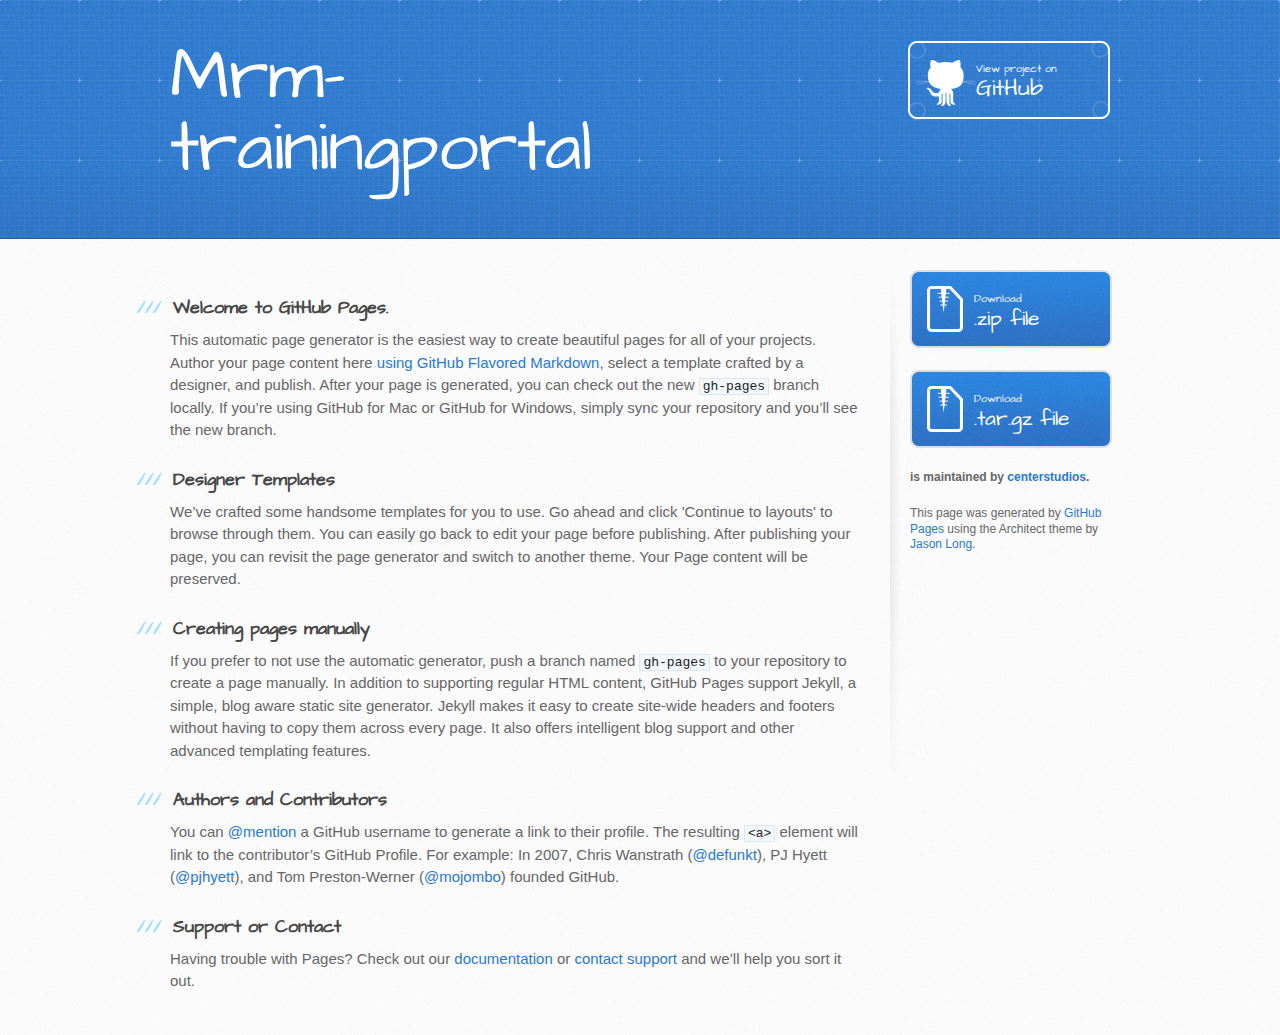
<file: index.html>
<!DOCTYPE html>
<html>
  <head>
    <meta charset='utf-8'>
    <meta http-equiv="X-UA-Compatible" content="chrome=1">
    <meta name="viewport" content="width=device-width, initial-scale=1, maximum-scale=1">
    <link href='https://fonts.googleapis.com/css?family=Architects+Daughter' rel='stylesheet' type='text/css'>
    <link rel="stylesheet" type="text/css" href="stylesheets/stylesheet.css" media="screen">
    <link rel="stylesheet" type="text/css" href="stylesheets/github-light.css" media="screen">
    <link rel="stylesheet" type="text/css" href="stylesheets/print.css" media="print">

    <!--[if lt IE 9]>
    <script src="//html5shiv.googlecode.com/svn/trunk/html5.js"></script>
    <![endif]-->

    <title>Mrm-trainingportal by centerstudios</title>
  </head>

  <body>
    <header>
      <div class="inner">
        <h1>Mrm-trainingportal</h1>
        <h2></h2>
        <a href="https://github.com/centerstudios/MRM-TrainingPortal" class="button"><small>View project on</small> GitHub</a>
      </div>
    </header>

    <div id="content-wrapper">
      <div class="inner clearfix">
        <section id="main-content">
          <h3>
<a id="welcome-to-github-pages" class="anchor" href="#welcome-to-github-pages" aria-hidden="true"><span class="octicon octicon-link"></span></a>Welcome to GitHub Pages.</h3>

<p>This automatic page generator is the easiest way to create beautiful pages for all of your projects. Author your page content here <a href="https://guides.github.com/features/mastering-markdown/">using GitHub Flavored Markdown</a>, select a template crafted by a designer, and publish. After your page is generated, you can check out the new <code>gh-pages</code> branch locally. If you’re using GitHub for Mac or GitHub for Windows, simply sync your repository and you’ll see the new branch.</p>

<h3>
<a id="designer-templates" class="anchor" href="#designer-templates" aria-hidden="true"><span class="octicon octicon-link"></span></a>Designer Templates</h3>

<p>We’ve crafted some handsome templates for you to use. Go ahead and click 'Continue to layouts' to browse through them. You can easily go back to edit your page before publishing. After publishing your page, you can revisit the page generator and switch to another theme. Your Page content will be preserved.</p>

<h3>
<a id="creating-pages-manually" class="anchor" href="#creating-pages-manually" aria-hidden="true"><span class="octicon octicon-link"></span></a>Creating pages manually</h3>

<p>If you prefer to not use the automatic generator, push a branch named <code>gh-pages</code> to your repository to create a page manually. In addition to supporting regular HTML content, GitHub Pages support Jekyll, a simple, blog aware static site generator. Jekyll makes it easy to create site-wide headers and footers without having to copy them across every page. It also offers intelligent blog support and other advanced templating features.</p>

<h3>
<a id="authors-and-contributors" class="anchor" href="#authors-and-contributors" aria-hidden="true"><span class="octicon octicon-link"></span></a>Authors and Contributors</h3>

<p>You can <a href="https://github.com/blog/821" class="user-mention">@mention</a> a GitHub username to generate a link to their profile. The resulting <code>&lt;a&gt;</code> element will link to the contributor’s GitHub Profile. For example: In 2007, Chris Wanstrath (<a href="https://github.com/defunkt" class="user-mention">@defunkt</a>), PJ Hyett (<a href="https://github.com/pjhyett" class="user-mention">@pjhyett</a>), and Tom Preston-Werner (<a href="https://github.com/mojombo" class="user-mention">@mojombo</a>) founded GitHub.</p>

<h3>
<a id="support-or-contact" class="anchor" href="#support-or-contact" aria-hidden="true"><span class="octicon octicon-link"></span></a>Support or Contact</h3>

<p>Having trouble with Pages? Check out our <a href="https://help.github.com/pages">documentation</a> or <a href="https://github.com/contact">contact support</a> and we’ll help you sort it out.</p>
        </section>

        <aside id="sidebar">
          <a href="https://github.com/centerstudios/MRM-TrainingPortal/zipball/master" class="button">
            <small>Download</small>
            .zip file
          </a>
          <a href="https://github.com/centerstudios/MRM-TrainingPortal/tarball/master" class="button">
            <small>Download</small>
            .tar.gz file
          </a>

          <p class="repo-owner"><a href="https://github.com/centerstudios/MRM-TrainingPortal"></a> is maintained by <a href="https://github.com/centerstudios">centerstudios</a>.</p>

          <p>This page was generated by <a href="https://pages.github.com">GitHub Pages</a> using the Architect theme by <a href="https://twitter.com/jasonlong">Jason Long</a>.</p>
        </aside>
      </div>
    </div>

  
  </body>
</html>
</file>
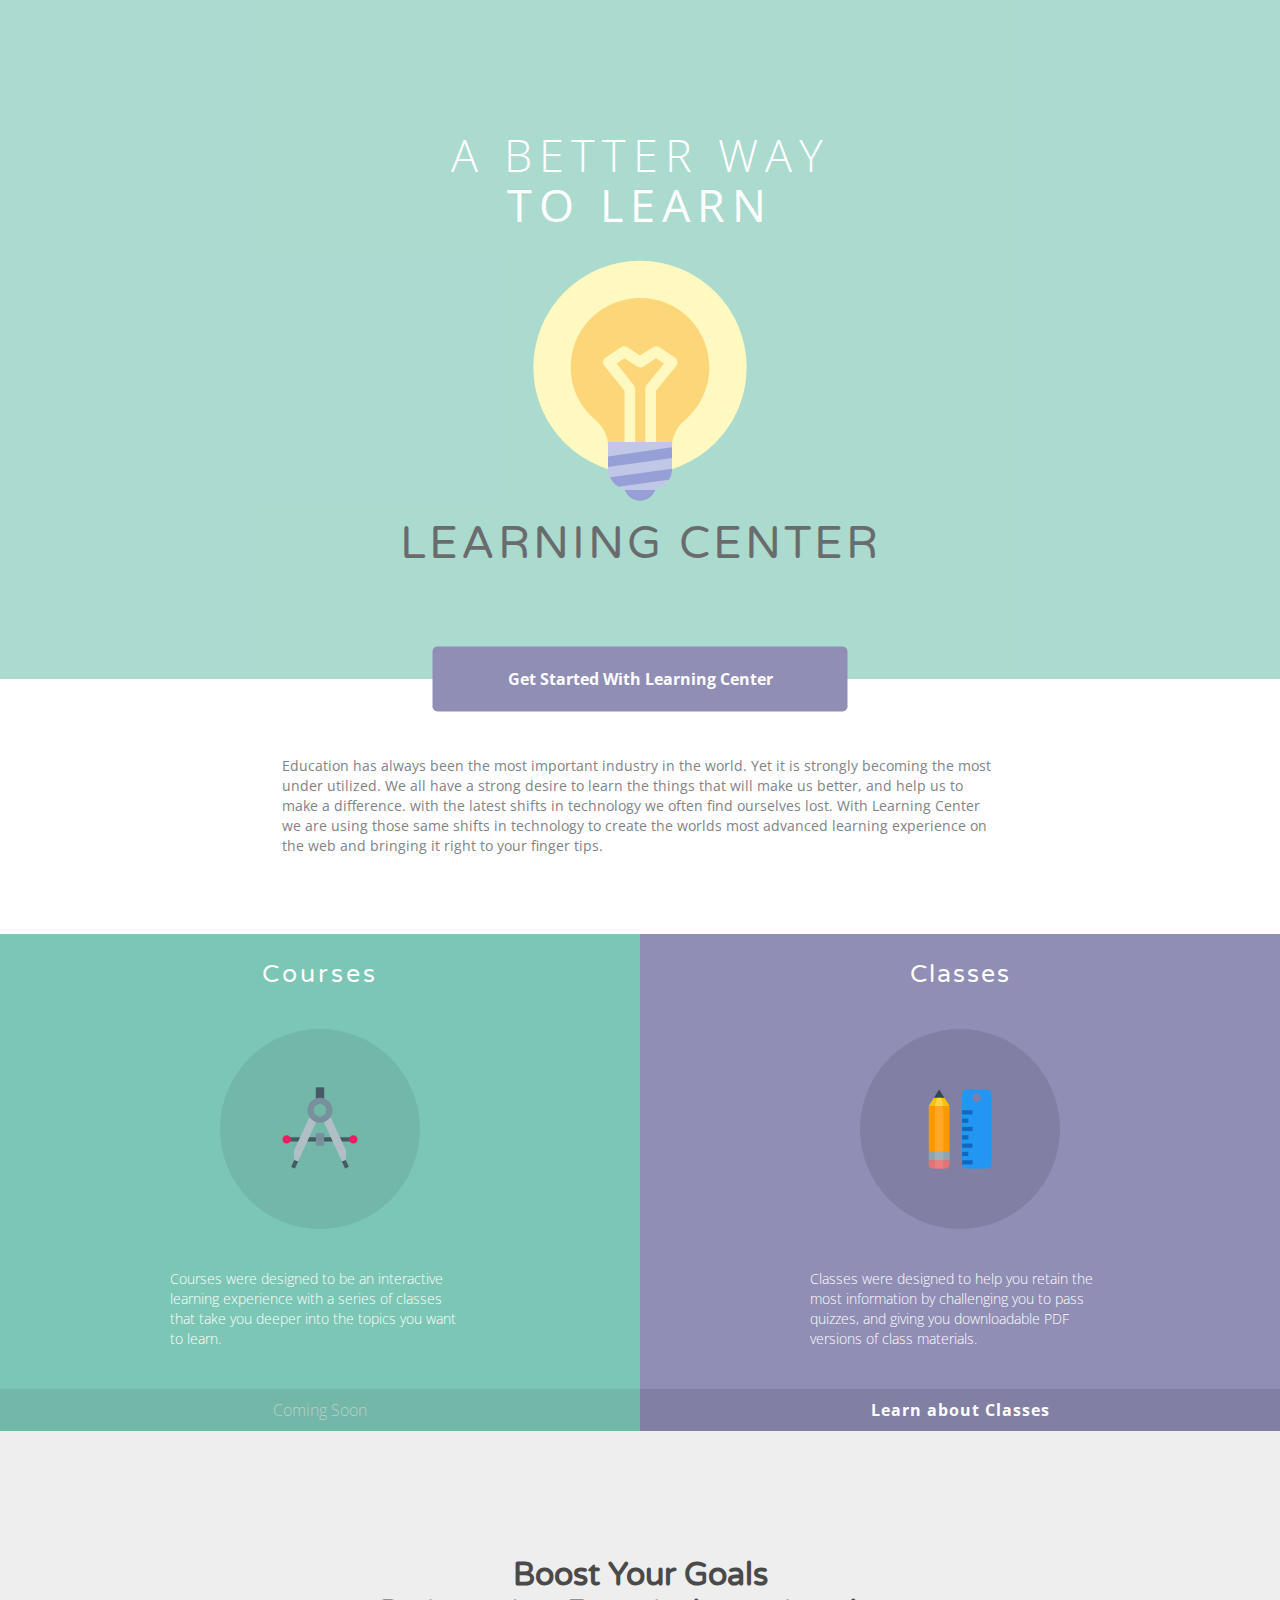
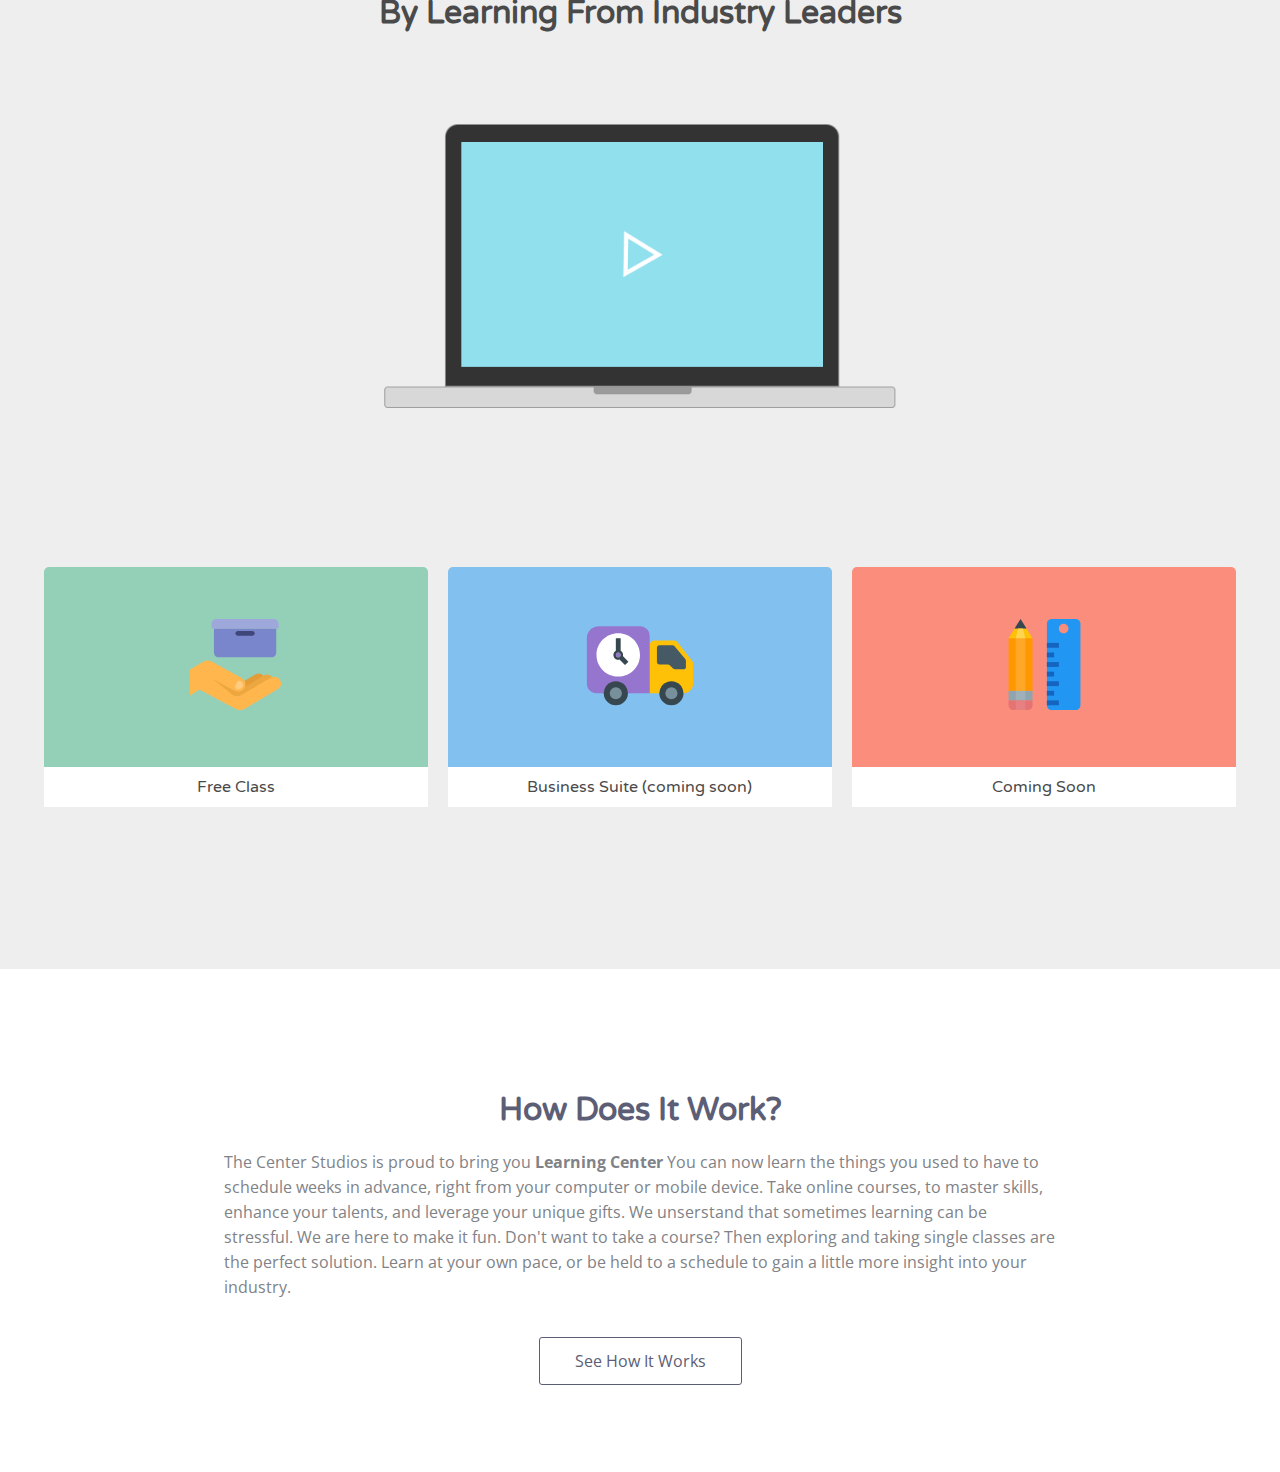
<file: Pages/Home Screen/index.html>
<!DOCTYPE html>
<html>
  <head>
    <meta name="viewport" content="initial-scale=1">
    <link href='http://fonts.googleapis.com/css?family=Oxygen:400,300,700' rel='stylesheet' type='text/css'>
    <link rel="stylesheet" type="text/css" href="assets/styles/home.css"/>
  </head>
  <body>
    <div class="wrapper">
      <div class='background-block feature-top'>
      <div class='title'>
        <h1>
          A Better Way<br>
          <strong>To Learn</strong>
        </h1>
        <div class="center-image">
          <img src="../School/common/assets/images/SVG/idea.svg"/>
        </div>
        <p>Learning Center</p>
      </div>
    </div>
        <div class='forward-block intro-text'>
          <a href="../School/library/library.html" class="get-started-btn">Get Started With Learning Center</a>
          <div class="block-text">
            <p>
              Education has always been the most important industry in the world. Yet it is strongly becoming the most under utilized.
              We all have a strong desire to learn the things that will make us better, and help us to make a difference.
              with the latest shifts in technology we often find ourselves lost. With Learning Center we are using those same shifts in technology to create the worlds most advanced learning experience on the web
              and bringing it right to your finger tips.
            </p>
          </div>
        </div>
        <div class="background-block learn-sections">
          <div class="block-half course">
            <h3>Courses</h3>
            <div class="block-body">
              <div class="icon-center">
                <img src="../School/common/assets/images/SVG/drafting_compass.svg" alt="courses icon"/>
              </div>
              <p>
                Courses were designed to be an interactive
                learning experience with a series of classes
                that take you deeper into the topics you want to learn.
              </p>
            </div>
            <div class="block-footer">
              <a href="">Coming Soon</a>
            </div>
          </div>
          <div class="block-half class">
            <h3>Classes</h3>
            <div class="block-body">
              <div class="icon-center">
                <img src="../School/common/assets/images/SVG/stationery.svg" alt="class icon"/>
              </div>

              <p>
                Classes were designed to help you retain the most information
                by challenging you to pass quizzes, and giving you downloadable
                PDF versions of class materials.
              </p>
            </div>
            <div class="block-footer">
              <a href="../School/classes/class.html">Learn about Classes</a>
            </div>
          </div>
        </div>
        <div class='info-block'>
          <h1>Boost Your Goals <br> By Learning From Industry Leaders</h1>
          <div class="icon-center">
            <img src="../School/common/assets/images/Laptopmacbook.png"/>
          </div>
          <div class="grid">
            <a href="" class="tile">
              <div class="tile-top first-tile">
                <img src="../School/common/assets/images/SVG/sell.svg" alt="site icons"/>
              </div>
              <div class="tile-bottom">
                <span>Free Class</span>
              </div>
            </a>
            <a href="" class="tile">
              <div class="tile-top second-tile">
                <img src="../School/common/assets/images/SVG/delivery.svg">
              </div>
              <div class="tile-bottom">
                <span>Business Suite (coming soon)</span>
              </div>
            </a>
            <a href="" class="tile">
              <div class="tile-top third-tile">
                <img src="../School/common/assets/images/SVG/stationery.svg"/>
              </div>
              <div class="tile-bottom">
                <span>Coming Soon</span>
              </div>
            </a>
          </div>
        </div>
        <div class="theWorks">
          <div class="text-container">
            <h1>How Does It Work?</h1>
            <p>
              The Center Studios is proud to bring you <strong>Learning Center</strong>
              You can now learn the things you used to have to schedule weeks in advance, right from your computer or mobile device.
              Take online courses, to master skills, enhance your talents, and leverage your unique gifts. We unserstand that sometimes learning can be stressful.
              We are here to make it fun. Don't want to take a course? Then exploring and taking single classes are the perfect solution.
              Learn at your own pace, or be held to a schedule to gain a little more insight into your industry.
            </p>
            <div class="btn-center">
              <a href="">See How It Works</a>
            </div>
          </div>
        </div>
    </div>
  </body>
</html>
</file>
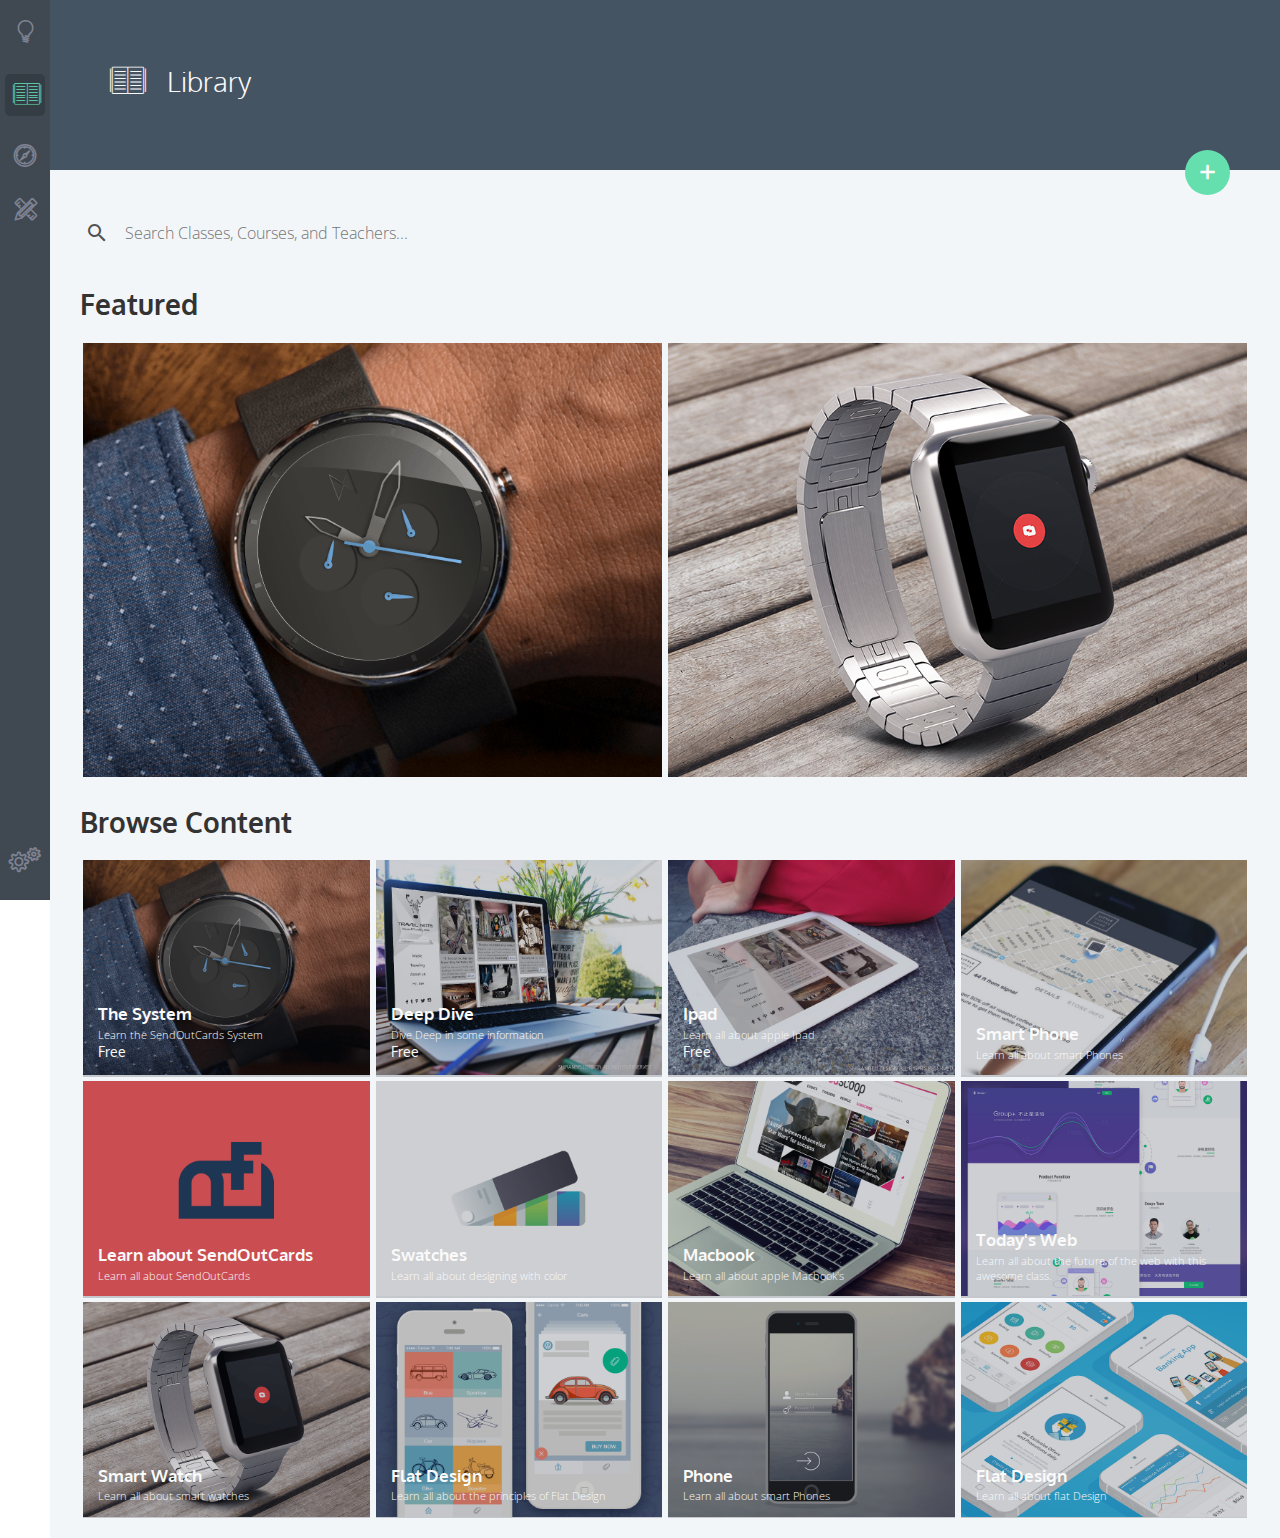
<file: Pages/School/library/library.html>
<!DOCTYPE html>
<html>
  <head>
    <meta name="viewport" content="initial-scale=1">
    <link href='http://fonts.googleapis.com/css?family=Oxygen:400,300,700' rel='stylesheet' type='text/css'>
    <link rel="stylesheet" type="text/css" href="../common/assets/fonts/fonts.css"/>
    <link rel="stylesheet" type="text/css" href="../common/assets/styles/third_party/bootstrap.css"/>
    <link rel="stylesheet" type="text/css" href="../common/assets/styles/base.css"/>
    <link rel="stylesheet" type="text/css" href="assets/styles/library.css"/>
  </head>
  <body>
   <div class="content-wrap">
     <input id="toggle" type="checkbox" />
     <nav class="side-bar main-nav-container" role="navigation">
       <ul class="main-nav">
         <li><a href="http://www.thecenterstudios.com/learn/index"><i class="icon icon-lightbulb"></i><span>Home</span></a></li>
         <li class="active"><a href="http://www.thecenterstudios.com/learn/library"><i class="icon icon-book-open"></i><span>Library</span></a></li>
         <li><a href="#"><i class="icon icon-compass3"></i><span>Paths</span></a></li>
         <li><a href="http://www.thecenterstudios.com/learn/class"><i class="icon icon-tools2"></i><span>Classes</span></a></li>
       </ul>
       <ul class="bottom-links">
         <li><a href="#"><i class="icon icon-gears"></i><span>Account Settings</span></a></li>
       </ul>
     </nav>
       <div class="content">
         <div class="content-inner">
         <section class="top-lib">
           <label for="toggle">
             <div class="menu-icon-container">
               <div class="menu-icon">
                 <div class="menu-global menu-top"></div>
                 <div class="menu-global menu-middle"></div>
                 <div class="menu-global menu-bottom"></div>
               </div>
             </div>
           </label>
           <h1>Library</h1>
           <button class="btn-round"></button>
         </section>
         <section class="search-titlebar">
           <input type="search" name="filter" placeholder="Search Classes, Courses, and Teachers..." id="search" value="" />
         </section>

         <div class="topic-wrap">
           <section class="topics container-fluid" data-filter="topics">
             <div class="row">
               <h1 class="section-desc">Featured</h1>
               <div class="col-xs-6">
                 <div class="featured-tile">
                   <a href="">
                     <img src="assets/images/watch.png"/>
                   </a>
                 </div>
               </div>
               <div class="col-xs-6">
                 <div class="featured-tile">
                   <a href="">
                     <img src="assets/images/watch2.png"/>
                   </a>
                 </div>
               </div>
             </div>
             <div class="end-section"></div>
             <div class="row">
               <h1 class="section-desc">Browse Content</h1>
               <div class="col-md-3 col-xs-6" data-filter="smart watch">
                 <a href="">
                   <img src="assets/images/watch.png"/>
                   <div class="tile-tint">
                     <div class="tile-text">
                       <h1 class="class-title">The System</h1>
                       <p class="class-description">
                         Learn the SendOutCards System
                       </p>
                       <span>Free</span>
                     </div>
                     <div class="class-info">
                       <h1>The System</h1>
                       <p>Taught by Kody Bateman</p>
                       <img class="bubbles" src="assets/images/badge.jpg"/>
                       <img class="bubbles" src="../classes/assets/images/jonny.png"/>
                       <img class="bubbles" src="assets/images/backpack.jpg"/>
                     </div>
                   </div>
                 </a>
               </div>
               <div class="col-md-3 col-xs-6" data-filter="macbook">
                 <a href="">
                   <img src="assets/images/mac.jpg"/>
                   <div class="tile-tint">
                     <div class="tile-text">
                       <h1 class="class-title">Deep Dive</h1>
                       <p class="class-description">
                         Dive Deep in some information
                       </p>
                       <span>Free</span>
                     </div>
                     <div class="class-info">
                       <h1>Deep Dive</h1>
                       <p>Taught by Kody Bateman</p>
                       <img class="bubbles" src="assets/images/badge.jpg"/>
                       <img class="bubbles" src="../classes/assets/images/jonny.png"/>
                       <img class="bubbles" src="assets/images/backpack.jpg"/>
                     </div>
                   </div>
                 </a>
               </div>
               <div class="col-md-3 col-xs-6" data-filter="ipad">
                 <a href="">
                   <img src="assets/images/ipad.jpg"/>
                   <div class="tile-tint">
                     <div class="tile-text">
                       <h1 class="class-title">Ipad</h1>
                       <p class="class-description">
                         Learn all about apple Ipad
                       </p>
                       <span>Free</span>
                     </div>
                     <div class="class-info">
                       <h1>Class</h1>
                       <p>Taught by first last</p>
                       <img class="bubbles" src="assets/images/badge.jpg"/>
                       <img class="bubbles" src="../classes/assets/images/jonny.png"/>
                       <img class="bubbles" src="assets/images/backpack.jpg"/>
                     </div>
                   </div>
                 </a>
               </div>
               <div class="col-md-3 col-xs-6" data-filter="phone">
                 <a href="">
                   <img src="assets/images/phone.png"/>
                   <div class="tile-tint">
                     <div class="tile-text">
                       <h1 class="class-title">Smart Phone</h1>
                       <p class="class-description">
                         Learn all about smart Phones
                       </p>
                     </div>
                     <div class="class-info">
                       <h1>Course</h1>
                       <p>Taught by first last</p>
                       <img class="bubbles" src="assets/images/badge.jpg"/>
                       <img class="bubbles" src="../classes/assets/images/jonny.png"/>
                       <img class="bubbles" src="assets/images/backpack.jpg"/>
                     </div>
                   </div>
                 </a>
               </div>


               <div class="col-md-3 col-sm-4 col-xs-6" data-filter="mail flat sendoutcards">
                 <a href="http://www.thecenterstudios.com/mrm/class/using-systems/index">
                   <img src="assets/images/mail.jpg"/>
                   <div class="tile-tint">
                     <div class="tile-text">
                       <h1 class="class-title">Learn about SendOutCards</h1>
                       <p class="class-description">
                         Learn all about SendOutCards
                       </p>
                     </div>
                     <div class="class-info">
                       <h1>Class</h1>
                       <p>Taught by first last</p>
                       <img class="bubbles" src="assets/images/badge.jpg"/>
                       <img class="bubbles" src="../classes/assets/images/kody.jpg"/>
                       <img class="bubbles" src="assets/images/backpack.jpg"/>
                     </div>
                   </div>
                 </a>
               </div>
               <div class="col-md-3 col-sm-4 col-xs-6" data-filter="mail flat">
                 <a href="">
                   <img src="assets/images/swatches.jpg"/>
                   <div class="tile-tint">
                     <div class="tile-text">
                       <h1 class="class-title">Swatches</h1>
                       <p class="class-description">
                         Learn all about designing with color
                       </p>
                     </div>
                     <div class="class-info">
                       <h1>Class</h1>
                       <p>Taught by first last</p>
                       <img class="bubbles" src="assets/images/badge.jpg"/>
                       <img class="bubbles" src="../classes/assets/images/jonny.png"/>
                       <img class="bubbles" src="assets/images/backpack.jpg"/>
                     </div>
                   </div>
                 </a>
               </div>
               <div class="col-md-3 col-sm-4 col-xs-6" data-filter="macbook">
                 <a href="">
                   <img src="assets/images/mac2.jpg"/>
                   <div class="tile-tint">
                     <div class="tile-text">
                       <h1 class="class-title">Macbook</h1>
                       <p class="class-description">
                         Learn all about apple Macbook's
                       </p>
                     </div>
                     <div class="class-info">
                       <h1>Course</h1>
                       <p>Taught by first last</p>
                       <img class="bubbles" src="assets/images/badge.jpg"/>
                       <img class="bubbles" src="../classes/assets/images/jonny.png"/>
                       <img class="bubbles" src="assets/images/backpack.jpg"/>
                     </div>
                   </div>
                 </a>
               </div>
               <div class="col-md-3 col-sm-4 col-xs-6" data-filter="website">
                 <a href="">
                   <img src="assets/images/web.png"/>
                   <div class="tile-tint">
                     <div class="tile-text">
                       <h1 class="class-title">Today's Web</h1>
                       <p class="class-description">
                         Learn all about the future of the web with this awesome class.
                       </p>
                     </div>
                     <div class="class-info">
                       <h1>Class</h1>
                       <p>Taught by first last</p>
                       <img class="bubbles" src="assets/images/badge.jpg"/>
                       <img class="bubbles" src="../classes/assets/images/jonny.png"/>
                       <img class="bubbles" src="assets/images/backpack.jpg"/>
                     </div>
                   </div>
                 </a>
               </div>
               <div class="col-md-3 col-sm-4 col-xs-6" data-filter="smart watch">
                 <a href="">
                   <img src="assets/images/watch2.png"/>
                   <div class="tile-tint">
                     <div class="tile-text">
                       <h1 class="class-title">Smart Watch</h1>
                       <p class="class-description">
                         Learn all about smart watches
                       </p>
                     </div>
                     <div class="class-info">
                       <h1>Class</h1>
                       <p>Taught by first last</p>
                       <img class="bubbles" src="assets/images/badge.jpg"/>
                       <img class="bubbles" src="../classes/assets/images/jonny.png"/>
                       <img class="bubbles" src="assets/images/backpack.jpg"/>
                     </div>
                   </div>
                 </a>
               </div>
               <div class="col-md-3 col-sm-4 col-xs-6" data-filter="flat mail">
                 <a href="">
                   <img src="assets/images/flat.png"/>
                   <div class="tile-tint">
                     <div class="tile-text">
                       <h1 class="class-title">Flat Design</h1>
                       <p class="class-description">
                         Learn all about the principles of Flat Design
                       </p>
                     </div>
                     <div class="class-info">
                       <h1>Course</h1>
                       <p>Taught by first last</p>
                       <img class="bubbles" src="assets/images/badge.jpg"/>
                       <img class="bubbles" src="../classes/assets/images/jonny.png"/>
                       <img class="bubbles" src="assets/images/backpack.jpg"/>
                     </div>
                   </div>
                 </a>
               </div>
               <div class="col-md-3 col-sm-4 col-xs-6" data-filter="phone">
                 <a href="">
                   <img src="assets/images/phone2.png"/>
                   <div class="tile-tint">
                     <div class="tile-text">
                       <h1 class="class-title">Phone</h1>
                       <p class="class-description">
                         Learn all about smart Phones
                       </p>
                     </div>
                     <div class="class-info">
                       <h1>Class</h1>
                       <p>Taught by first last</p>
                       <img class="bubbles" src="assets/images/badge.jpg"/>
                       <img class="bubbles" src="../classes/assets/images/jonny.png"/>
                       <img class="bubbles" src="assets/images/backpack.jpg"/>
                     </div>
                   </div>
                 </a>
               </div>
               <div class="col-md-3 col-sm-4 col-xs-6" data-filter="flat">
                 <a href="">
                   <img src="assets/images/flat2.png"/>
                   <div class="tile-tint">
                     <div class="tile-text">
                       <h1 class="class-title">Flat Design</h1>
                       <p class="class-description">
                         Learn all about flat Design
                       </p>
                     </div>
                     <div class="class-info">
                       <h1>Class</h1>
                       <p>Taught by first last</p>
                       <img class="bubbles" src="assets/images/badge.jpg"/>
                       <img class="bubbles" src="../classes/assets/images/jonny.png"/>
                       <img class="bubbles" src="assets/images/backpack.jpg"/>
                     </div>
                   </div>
                 </a>
               </div>
             </div>
           </section>
        </div>
      </div>
    </div>
   </div>
   <script src="https://ajax.googleapis.com/ajax/libs/jquery/2.1.3/jquery.min.js"></script>
   <script type="text/javascript" src="../common/assets/scripts/navigation.js"></script>
   <script type="text/javascript" src="assets/scripts/scripts.js"></script>
  </body>
</html>
</file>
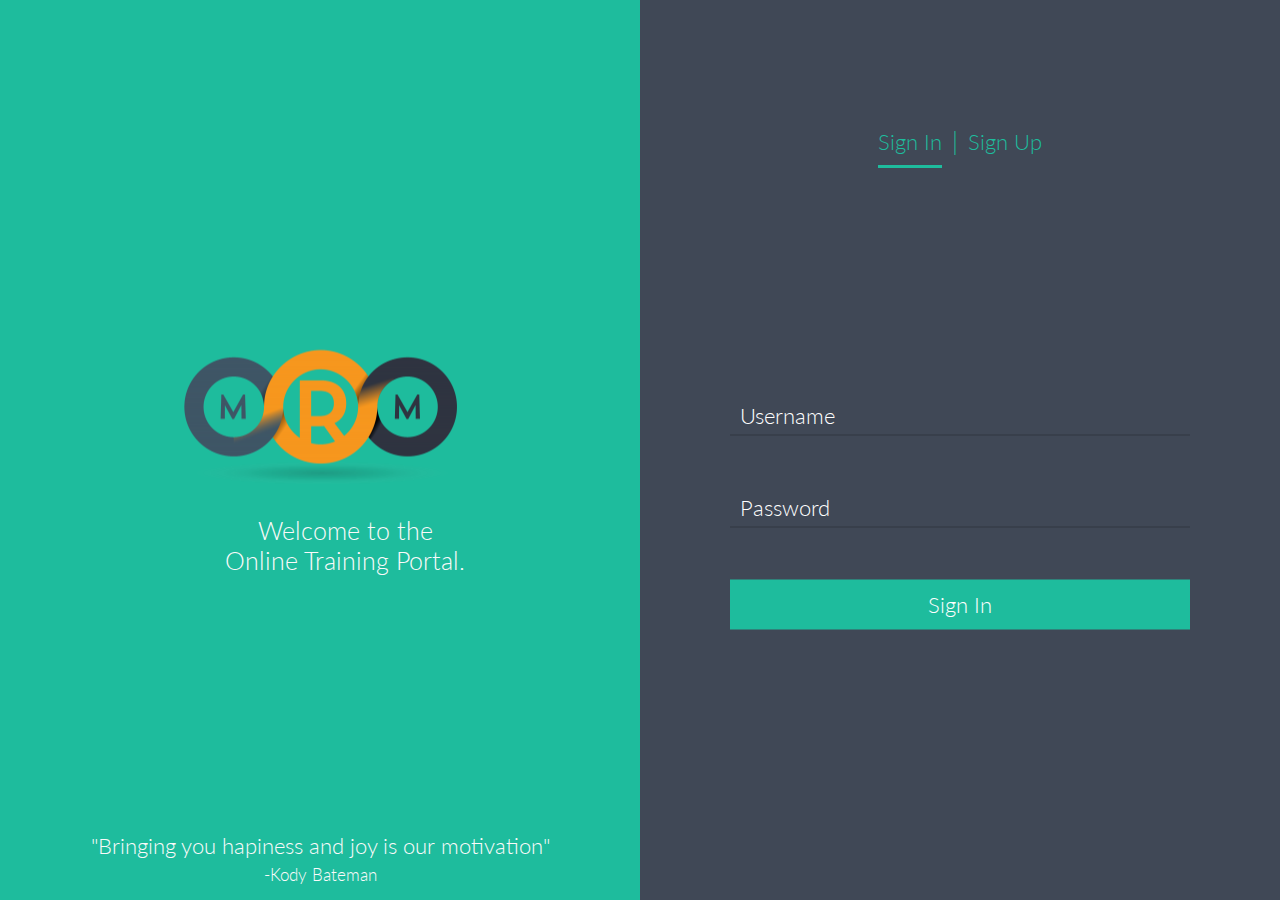
<file: Pages/School/users/wall.html>
<!DOCTYPE html>
<html>
  <head>
    <meta name="viewport" content="initial-scale=1">
    <link href='http://fonts.googleapis.com/css?family=Lato:400,100,300,700,900' rel='stylesheet' type='text/css'>
    <link type="text/css" rel="stylesheet" href="assets/styles/login-wall.css"/>
  </head>
  <body>
    <div class="wall-container">
      <div class="left">
        <div class="center-content">
          <div class="logo-holder">
            <img src="assets/images/mrm_logo.png" alt="logo"/>
          </div>
          <div class="welcome-text">
            <h1>Welcome to the <br> Online Training Portal.</h1>
          </div>
        </div>
        <div class="blockquote">
          <h3>"Bringing you hapiness and joy is our motivation" <p>-Kody Bateman</p></h3>
        </div>
      </div>
      <div class="right">
        <div class="center-content">
          <div class="logo-holder">
            <img src="assets/images/mrm_logo.png" alt="logo"/>
          </div>
        </div>
        <h1 class="toggle"><span class="sign-in active">Sign In</span>|<span class="sign-up">Sign Up</span></h1>
        <div class="middle">
          <div class="login">
            <!--  Fancy inputs  -->
            <div id="fancy-inputs">
              <label class="input">
                <input type="text">
                <span><span>Username</span></span>
              </label>
              <label class="input">
                <input type="password">
                <span><span>Password</span></span>
              </label>
            </div>
            <a href="www.thecenterstudios.com/mrm/dashboard" class="btn login-btn">Sign In</a>
          </div>
          <div class="register">
            <!--  Fancy inputs  -->
            <div id="fancy-inputs">
              <label class="input">
                <input type="text">
                <span><span>Name</span></span>
              </label>

              <label class="input">
                <input type="text">
                <span><span>Email</span></span>
              </label>
              <label class="input half">
                <input type="text">
                <span><span>Password</span></span>
              </label>
              <label class="input half">
                <input type="text">
                <span><span>Verify Password</span></span>
              </label>
            </div>
            <div id="fancy-radio">
              <input type="radio" name="group" id="questions" class="pull-left" style="display: none;">
              <label class="radio questions" for="questions">Male</label>
              <input type="radio" name="group" id="photo" class="pull-left" style="display: none;">
              <label class="radio photo" for="photo">Female</label>
            </div>
            <a href="" class="btn">Sign Up</a>
          </div>
        </div>
      </div>
    </div>

    <script src="https://ajax.googleapis.com/ajax/libs/jquery/2.1.3/jquery.min.js"></script>
    <script type="text/javascript" src="assets/scripts/wall.js"></script>
  </body>
</html>
</file>
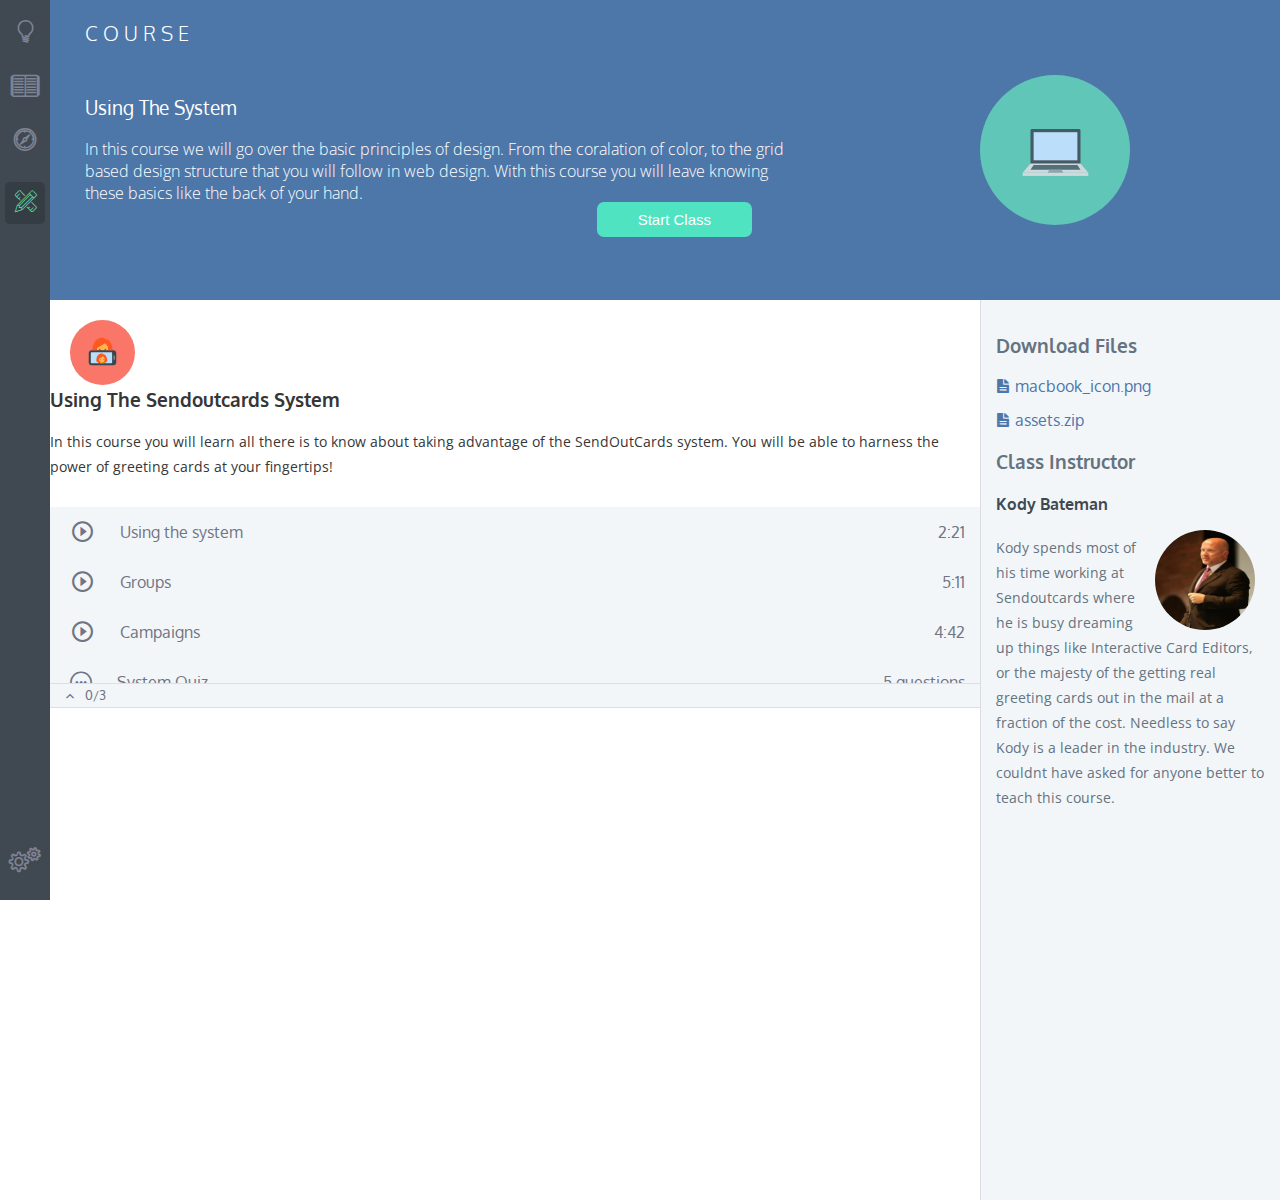
<file: Pages/School/classes/using-systems/using-system.html>
<!DOCTYPE html>
<html>
  <head>
    <meta name="viewport" content="initial-scale=1">
    <link href='http://fonts.googleapis.com/css?family=Oxygen:400,300,700' rel='stylesheet' type='text/css'>
    <link rel="stylesheet" type="text/css" href="../../common/assets/fonts/fonts.css"/>
    <link rel="stylesheet" type="text/css" href="../../common/assets/styles/base.css"/>
    <link rel="stylesheet" type="text/css" href="../assets/styles/class.css"/>
  </head>
  <body>
   <div class="content-wrap">
     <input id="toggle" type="checkbox" />
     <nav class="side-bar main-nav-container" role="navigation">
       <ul class="main-nav">
         <li><a href="http://www.thecenterstudios.com/learn/index"><i class="icon icon-lightbulb"></i><span>Home</span></a></li>
         <li><a href="http://www.thecenterstudios.com/learn/library"><i class="icon icon-book-open"></i><span>Library</span></a></li>
         <li><a href="#"><i class="icon icon-compass3"></i><span>Paths</span></a></li>
         <li class="active"><a href="http://www.thecenterstudios.com/learn/class"><i class="icon icon-tools2"></i><span>Classes</span></a></li>
       </ul>
       <ul class="bottom-links">
         <li><a href="#"><i class="icon icon-gears"></i><span>Account Settings</span></a></li>
       </ul>
     </nav>
       <div class="content">
         <div class="content-inner">
           <section class="hero-top class-flat-blue">
             <label for="toggle">
               <div class="menu-icon-container">
                 <div class="menu-icon">
                   <div class="menu-global menu-top"></div>
                   <div class="menu-global menu-middle"></div>
                   <div class="menu-global menu-bottom"></div>
                 </div>
               </div>
             </label>
             <div class="hero-center">
              <h2>Course</h2>
              <h3 class="title">Using The System</h3>
              <p>
                  In this course we will go over the basic principles of design. From the coralation of color,
                  to the grid based design structure that you will follow in web design. With this course you
                  will leave knowing these basics like the back of your hand.
                  <button class="start hero-button btn-neon">Start Class</button>
              </p>
             </div>
             <div class="icon-badge">
               <img src="../../common/assets/images/SVG/notebook.svg" alt="design-badge" />
             </div>
           </section>
           <div id="video-container" class="top-content">
             <div class="lc-video">
              <!-- Video -->
              <video preload="metadata" id="video">
                <source src="#" type="video/mp4">
                <p>
                  Your browser doesn't support HTML5 video.
                  <a href="videos/mikethefrog.mp4">Download</a> the video instead.
                </p>
              </video>
              <!-- Video Controls -->
              <div class="control">
                <button class="btnPlay icon-play-arrow"></button>
                <div class="progressTime">
                 <span class="current"></span>
                   <div class="progressBar">
                     <div class="timeBar"></div>
                   </div>
                 <!--<span class="duration"></span>-->
                </div>
                <button class="muted icon-volume-up"></button>
                <!--<div class="volumeBar">
                   <div class="volume"></div>
                </div>-->
                <button class="fullscreen icon-fullscreen"></button>
              </div>
             </div>
             <div class="video-actions">
              <div class="video-success">
                <svg class="checkmark" xmlns="http://www.w3.org/2000/svg" viewBox="0 0 52 52"><circle class="checkmark__circle" cx="26" cy="26" r="25" fill="none"/><path class="checkmark__check" fill="none" d="M14.1 27.2l7.1 7.2 16.7-16.8"/></svg>
                <h1>Video Complete</h1>
              </div>
              <div class="actions">
                <button class="rewatch">Rewatch video</button>
                <a class="take-quiz" href="quiz.html">Take The Quiz</a>
                <button class="next-video">Next Video</button>
              </div>
            </div>
          </div>
          <section class="curriculum">
           <div class="curriculum-center">
             <div class="acc-container">
              <ul class="accordion">
                <li class="acc-lv1">
                  <a class="sub-level" href="#">
                    <div class="acc-body">
                      <div class="section-info">
                        <div class="badge class-salmon">
                          <img src="../../common/assets/images/SVG/selfie.svg" alt="alt"/>
                        </div>
                        <h3>Using The Sendoutcards System</h3>
                        <p>
                          In this course you will learn all there is to know about taking advantage of the SendOutCards system.
                          You will be able to harness the power of greeting cards at your fingertips!
                        </p>
                      </div>
                    </div>
                    <ul id="colorTherory" class="sub-menu acc-drawer">
                    <!--JSON Content Inserted Here -->
                    </ul>
                    <div class="acc-footer">
                      <span class="steps">0/3</span>
                    </div>
                  </a>
                </li>
            </ul>
          </div>
          </div>
          <div class="about">
           <div class="downloads">
            <h3>Download Files</h3>
              <ul>
                <li><a href="assets/images/Laptopmacbook.png" target="blank">macbook_icon.png</a></li>
                <li><a href="/media/file.pdf" target="blank">assets.zip</a></li>

              </ul>
           </div>
            <h3>Class Instructor</h3>
            <h4>Kody Bateman</h4>
            <p class="about-teach">
              <img style="width: 100px; height: 100px; border-radius: 100%;" src="assets/images/kody.jpg" alt="Kody Bateman" class="right-img" />
              Kody spends most of his
              time working at Sendoutcards where
              he is busy dreaming up things like
              Interactive Card Editors, or the majesty
              of the getting real greeting cards out in the mail at a fraction of the cost.
              Needless to say Kody is a leader in
              the industry. We couldnt have asked for
              anyone better to teach this course.
            </p>
          </div>
          </section>
        </div>
       </div>
   </div>
   <script src="https://ajax.googleapis.com/ajax/libs/jquery/2.1.3/jquery.min.js"></script>
   <script type="text/javascript" src="../../common/assets/scripts/navigation.js"></script>
   <script type="text/javascript" src="assets/scripts/script.js"></script>
   <script type="text/javascript" src="assets/scripts/video.js"></script>
  </body>
</html>
</file>
<file: stylesheets/github-light.css>
/*
   Copyright 2014 GitHub Inc.

   Licensed under the Apache License, Version 2.0 (the "License");
   you may not use this file except in compliance with the License.
   You may obtain a copy of the License at

       http://www.apache.org/licenses/LICENSE-2.0

   Unless required by applicable law or agreed to in writing, software
   distributed under the License is distributed on an "AS IS" BASIS,
   WITHOUT WARRANTIES OR CONDITIONS OF ANY KIND, either express or implied.
   See the License for the specific language governing permissions and
   limitations under the License.

*/

.pl-c /* comment */ {
  color: #969896;
}

.pl-c1      /* constant, markup.raw, meta.diff.header, meta.module-reference, meta.property-name, support, support.constant, support.variable, variable.other.constant */,
.pl-s .pl-v /* string variable */ {
  color: #0086b3;
}

.pl-e  /* entity */,
.pl-en /* entity.name */ {
  color: #795da3;
}

.pl-s .pl-s1 /* string source */,
.pl-smi      /* storage.modifier.import, storage.modifier.package, storage.type.java, variable.other, variable.parameter.function */ {
  color: #333;
}

.pl-ent /* entity.name.tag */ {
  color: #63a35c;
}

.pl-k /* keyword, storage, storage.type */ {
  color: #a71d5d;
}

.pl-pds              /* punctuation.definition.string, string.regexp.character-class */,
.pl-s                /* string */,
.pl-s .pl-pse .pl-s1 /* string punctuation.section.embedded source */,
.pl-sr               /* string.regexp */,
.pl-sr .pl-cce       /* string.regexp constant.character.escape */,
.pl-sr .pl-sra       /* string.regexp string.regexp.arbitrary-repitition */,
.pl-sr .pl-sre       /* string.regexp source.ruby.embedded */ {
  color: #183691;
}

.pl-v /* variable */ {
  color: #ed6a43;
}

.pl-id /* invalid.deprecated */ {
  color: #b52a1d;
}

.pl-ii /* invalid.illegal */ {
  background-color: #b52a1d;
  color: #f8f8f8;
}

.pl-sr .pl-cce /* string.regexp constant.character.escape */ {
  color: #63a35c;
  font-weight: bold;
}

.pl-ml /* markup.list */ {
  color: #693a17;
}

.pl-mh        /* markup.heading */,
.pl-mh .pl-en /* markup.heading entity.name */,
.pl-ms        /* meta.separator */ {
  color: #1d3e81;
  font-weight: bold;
}

.pl-mq /* markup.quote */ {
  color: #008080;
}

.pl-mi /* markup.italic */ {
  color: #333;
  font-style: italic;
}

.pl-mb /* markup.bold */ {
  color: #333;
  font-weight: bold;
}

.pl-md /* markup.deleted, meta.diff.header.from-file */ {
  background-color: #ffecec;
  color: #bd2c00;
}

.pl-mi1 /* markup.inserted, meta.diff.header.to-file */ {
  background-color: #eaffea;
  color: #55a532;
}

.pl-mdr /* meta.diff.range */ {
  color: #795da3;
  font-weight: bold;
}

.pl-mo /* meta.output */ {
  color: #1d3e81;
}
</file>
<file: stylesheets/print.css>
html, body, div, span, applet, object, iframe,
h1, h2, h3, h4, h5, h6, p, blockquote, pre,
a, abbr, acronym, address, big, cite, code,
del, dfn, em, img, ins, kbd, q, s, samp,
small, strike, strong, sub, sup, tt, var,
b, u, i, center,
dl, dt, dd, ol, ul, li,
fieldset, form, label, legend,
table, caption, tbody, tfoot, thead, tr, th, td,
article, aside, canvas, details, embed,
figure, figcaption, footer, header, hgroup,
menu, nav, output, ruby, section, summary,
time, mark, audio, video {
  padding: 0;
  margin: 0;
  font: inherit;
  font-size: 100%;
  vertical-align: baseline;
  border: 0;
}
/* HTML5 display-role reset for older browsers */
article, aside, details, figcaption, figure,
footer, header, hgroup, menu, nav, section {
  display: block;
}
body {
  line-height: 1;
}
ol, ul {
  list-style: none;
}
blockquote, q {
  quotes: none;
}
blockquote:before, blockquote:after,
q:before, q:after {
  content: '';
  content: none;
}
table {
  border-spacing: 0;
  border-collapse: collapse;
}
body {
  font-family: 'Helvetica Neue', Helvetica, Arial, serif;
  font-size: 13px;
  line-height: 1.5;
  color: #000;
}

a {
  font-weight: bold;
  color: #d5000d;
}

header {
  padding-top: 35px;
  padding-bottom: 10px;
}

header h1 {
  font-size: 48px;
  font-weight: bold;
  line-height: 1.2;
  color: #303030;
  letter-spacing: -1px;
}

header h2 {
  font-size: 24px;
  font-weight: normal;
  line-height: 1.3;
  color: #aaa;
  letter-spacing: -1px;
}
#downloads {
  display: none;
}
#main_content {
  padding-top: 20px;
}

code, pre {
  margin-bottom: 30px;
  font-family: Monaco, "Bitstream Vera Sans Mono", "Lucida Console", Terminal;
  font-size: 12px;
  color: #222;
}

code {
  padding: 0 3px;
}

pre {
  padding: 20px;
  overflow: auto;
  border: solid 1px #ddd;
}
pre code {
  padding: 0;
}

ul, ol, dl {
  margin-bottom: 20px;
}


/* COMMON STYLES */

table {
  width: 100%;
  border: 1px solid #ebebeb;
}

th {
  font-weight: 500;
}

td {
  font-weight: 300;
  text-align: center;
  border: 1px solid #ebebeb;
}

form {
  padding: 20px;
  background: #f2f2f2;

}


/* GENERAL ELEMENT TYPE STYLES */

h1 {
  font-size: 2.8em;
}

h2 {
  margin-bottom: 8px;
  font-size: 22px;
  font-weight: bold;
  color: #303030;
}

h3 {
  margin-bottom: 8px;
  font-size: 18px;
  font-weight: bold;
  color: #d5000d;
}

h4 {
  font-size: 16px;
  font-weight: bold;
  color: #303030;
}

h5 {
  font-size: 1em;
  color: #303030;
}

h6 {
  font-size: .8em;
  color: #303030;
}

p {
  margin-bottom: 20px;
  font-weight: 300;
}

a {
  text-decoration: none;
}

p a {
  font-weight: 400;
}

blockquote {
  padding: 0 0 0 30px;
  margin-bottom: 20px;
  font-size: 1.6em;
  border-left: 10px solid #e9e9e9;
}

ul li {
  padding-left: 20px;
  list-style-position: inside;
  list-style: disc;
}

ol li {
  padding-left: 3px;
  list-style-position: inside;
  list-style: decimal;
}

dl dd {
  font-style: italic;
  font-weight: 100;
}

footer {
  padding-top: 20px;
  padding-bottom: 30px;
  margin-top: 40px;
  font-size: 13px;
  color: #aaa;
}

footer a {
  color: #666;
}

/* MISC */
.clearfix:after {
  display: block;
  height: 0;
  clear: both;
  visibility: hidden;
  content: '.';
}

.clearfix {display: inline-block;}
* html .clearfix {height: 1%;}
.clearfix {display: block;}
</file>
<file: Pages/Home Screen/assets/styles/home.css>
@import url(http://fonts.googleapis.com/css?family=Varela+Round|Open+Sans:600italic,400,300,600,700);
/* line 12, /Users/sawyerbateman/Projects/The Center/Learning Center/Pages/Home Screen/assets/styles/home.sass */
body, html {
  width: 100%;
  height: 100%; }

/* line 15, /Users/sawyerbateman/Projects/The Center/Learning Center/Pages/Home Screen/assets/styles/home.sass */
body {
  margin: 0;
  padding: 0;
  font-family: "Open Sans", sans-serif; }

/* line 19, /Users/sawyerbateman/Projects/The Center/Learning Center/Pages/Home Screen/assets/styles/home.sass */
a {
  font-family: "Open Sans", sans-serif; }

/* line 21, /Users/sawyerbateman/Projects/The Center/Learning Center/Pages/Home Screen/assets/styles/home.sass */
.wrapper {
  width: 100%;
  height: 100%;
  position: relative; }
  @media screen and (max-width: 1700px) {
    /* line 21, /Users/sawyerbateman/Projects/The Center/Learning Center/Pages/Home Screen/assets/styles/home.sass */
    .wrapper {
      max-width: 1700px;
      margin: 0 auto; } }

/* line 29, /Users/sawyerbateman/Projects/The Center/Learning Center/Pages/Home Screen/assets/styles/home.sass */
.background-block.cover-filter {
  display: block;
  content: " ";
  position: absolute;
  left: 0;
  right: 0;
  top: 0;
  bottom: 0;
  background: rgba(0, 0, 0, 0.3);
  height: 800px; }

/* line 39, /Users/sawyerbateman/Projects/The Center/Learning Center/Pages/Home Screen/assets/styles/home.sass */
.background-block.feature-top {
  background-color: #7CC6B5;
  min-height: inherit;
  opacity: .64;
  margin-bottom: 0; }
  /* line 45, /Users/sawyerbateman/Projects/The Center/Learning Center/Pages/Home Screen/assets/styles/home.sass */
  .background-block.feature-top .title h1 {
    color: #fff;
    font-size: 45px;
    letter-spacing: 7px;
    margin-bottom: 10px;
    font-weight: lighter;
    font-family: "Open Sans", sans-serif;
    line-height: 50px; }
    @media screen and (max-width: 767px) {
      /* line 45, /Users/sawyerbateman/Projects/The Center/Learning Center/Pages/Home Screen/assets/styles/home.sass */
      .background-block.feature-top .title h1 {
        font-size: 25px;
        line-height: 35px; } }
  /* line 56, /Users/sawyerbateman/Projects/The Center/Learning Center/Pages/Home Screen/assets/styles/home.sass */
  .background-block.feature-top .title p {
    color: #16191C;
    line-height: 1.5;
    letter-spacing: 3px;
    margin: 0 auto;
    text-transform: uppercase;
    font-weight: 400;
    font-size: 45px;
    font-family: "Varela Round", sans-serif; }
    @media screen and (max-width: 767px) {
      /* line 56, /Users/sawyerbateman/Projects/The Center/Learning Center/Pages/Home Screen/assets/styles/home.sass */
      .background-block.feature-top .title p {
        font-size: 25px;
        line-height: 35px; } }

/* line 68, /Users/sawyerbateman/Projects/The Center/Learning Center/Pages/Home Screen/assets/styles/home.sass */
.center-image {
  text-align: center; }
  /* line 70, /Users/sawyerbateman/Projects/The Center/Learning Center/Pages/Home Screen/assets/styles/home.sass */
  .center-image img {
    width: 20%; }

/* line 72, /Users/sawyerbateman/Projects/The Center/Learning Center/Pages/Home Screen/assets/styles/home.sass */
.title {
  position: relative;
  color: #FFF;
  text-align: center;
  padding: 100px 0;
  display: block;
  margin: 0 auto;
  z-index: 5; }
  /* line 80, /Users/sawyerbateman/Projects/The Center/Learning Center/Pages/Home Screen/assets/styles/home.sass */
  .title h1 {
    font-size: 45px;
    font-family: "Varela Round", sans-serif;
    text-transform: uppercase;
    padding-bottom: 10px; }
  /* line 85, /Users/sawyerbateman/Projects/The Center/Learning Center/Pages/Home Screen/assets/styles/home.sass */
  .title p {
    color: #16191C;
    line-height: 1.5;
    margin: 0 auto; }

/* line 90, /Users/sawyerbateman/Projects/The Center/Learning Center/Pages/Home Screen/assets/styles/home.sass */
.forward-block {
  background: #FFF;
  width: 100%;
  display: block;
  margin: 0 auto;
  padding: 40px 0;
  min-height: 175px;
  position: relative; }
  /* line 99, /Users/sawyerbateman/Projects/The Center/Learning Center/Pages/Home Screen/assets/styles/home.sass */
  .forward-block .block-text {
    width: 70%;
    margin: 0 auto;
    position: absolute;
    top: 50%;
    left: 50%;
    -webkit-transform: translate(-50%, -50%);
    -moz-transform: translate(-50%, -50%);
    -o-transform: translate(-50%, -50%);
    transform: translate(-50%, -50%); }
    @media screen and (max-width: 991px) {
      /* line 99, /Users/sawyerbateman/Projects/The Center/Learning Center/Pages/Home Screen/assets/styles/home.sass */
      .forward-block .block-text {
        width: 85%; } }
    @media screen and (max-width: 767px) {
      /* line 99, /Users/sawyerbateman/Projects/The Center/Learning Center/Pages/Home Screen/assets/styles/home.sass */
      .forward-block .block-text {
        width: 100%; } }
    /* line 113, /Users/sawyerbateman/Projects/The Center/Learning Center/Pages/Home Screen/assets/styles/home.sass */
    .forward-block .block-text p {
      font-size: 14px;
      font-family: "Open Sans", sans-serif;
      width: 80%;
      margin: 0 auto;
      line-height: 20px;
      color: #7F8286; }
      @media screen and (max-width: 767px) {
        /* line 113, /Users/sawyerbateman/Projects/The Center/Learning Center/Pages/Home Screen/assets/styles/home.sass */
        .forward-block .block-text p {
          width: 90%;
          font-size: 13px;
          line-height: 17px; } }
  /* line 124, /Users/sawyerbateman/Projects/The Center/Learning Center/Pages/Home Screen/assets/styles/home.sass */
  .forward-block .get-started-btn {
    background: #908EB5;
    width: 415px;
    height: 65px;
    border-radius: 5px;
    position: absolute;
    font-family: "Open Sans", sans-serif;
    top: 0;
    left: 50%;
    -webkit-transform: translate(-50%, -50%);
    -moz-transform: translate(-50%, -50%);
    -o-transform: translate(-50%, -50%);
    transform: translate(-50%, -50%);
    text-align: center;
    color: #fff;
    font-weight: bold;
    text-decoration: none;
    line-height: 65px; }
    @media screen and (max-width: 767px) {
      /* line 124, /Users/sawyerbateman/Projects/The Center/Learning Center/Pages/Home Screen/assets/styles/home.sass */
      .forward-block .get-started-btn {
        width: 285px;
        height: 55px;
        line-height: 55px;
        font-size: 14px; } }

/* line 148, /Users/sawyerbateman/Projects/The Center/Learning Center/Pages/Home Screen/assets/styles/home.sass */
.background-block.learn-sections {
  min-height: 415px; }
  /* line 150, /Users/sawyerbateman/Projects/The Center/Learning Center/Pages/Home Screen/assets/styles/home.sass */
  .background-block.learn-sections:after {
    display: table;
    clear: both;
    content: ''; }
  /* line 154, /Users/sawyerbateman/Projects/The Center/Learning Center/Pages/Home Screen/assets/styles/home.sass */
  .background-block.learn-sections .block-half {
    width: 50%;
    float: left; }
    @media screen and (max-width: 767px) {
      /* line 154, /Users/sawyerbateman/Projects/The Center/Learning Center/Pages/Home Screen/assets/styles/home.sass */
      .background-block.learn-sections .block-half {
        float: none;
        display: block;
        width: 100%;
        padding-top: 20px; } }
    /* line 162, /Users/sawyerbateman/Projects/The Center/Learning Center/Pages/Home Screen/assets/styles/home.sass */
    .background-block.learn-sections .block-half.class {
      background: #908EB5; }
      /* line 164, /Users/sawyerbateman/Projects/The Center/Learning Center/Pages/Home Screen/assets/styles/home.sass */
      .background-block.learn-sections .block-half.class h3 {
        text-align: center;
        font-family: "Varela Round", sans-serif;
        color: #fff;
        font-size: 25px;
        font-weight: 300;
        letter-spacing: 2px;
        margin-bottom: 40px; }
      /* line 172, /Users/sawyerbateman/Projects/The Center/Learning Center/Pages/Home Screen/assets/styles/home.sass */
      .background-block.learn-sections .block-half.class .icon-center {
        width: 200px;
        height: 200px;
        margin: 0 auto;
        background-color: #817FA4;
        border-radius: 100%;
        text-align: center; }
        /* line 179, /Users/sawyerbateman/Projects/The Center/Learning Center/Pages/Home Screen/assets/styles/home.sass */
        .background-block.learn-sections .block-half.class .icon-center img {
          width: 50%;
          position: relative;
          top: 50px; }
      /* line 183, /Users/sawyerbateman/Projects/The Center/Learning Center/Pages/Home Screen/assets/styles/home.sass */
      .background-block.learn-sections .block-half.class .block-footer {
        background: #817FA4; }
        /* line 185, /Users/sawyerbateman/Projects/The Center/Learning Center/Pages/Home Screen/assets/styles/home.sass */
        .background-block.learn-sections .block-half.class .block-footer a {
          color: #fff;
          text-decoration: none;
          font-weight: bold;
          letter-spacing: 1px; }
    /* line 190, /Users/sawyerbateman/Projects/The Center/Learning Center/Pages/Home Screen/assets/styles/home.sass */
    .background-block.learn-sections .block-half.course {
      background: #7CC6B5; }
      /* line 192, /Users/sawyerbateman/Projects/The Center/Learning Center/Pages/Home Screen/assets/styles/home.sass */
      .background-block.learn-sections .block-half.course h3 {
        text-align: center;
        font-family: "Varela Round", sans-serif;
        color: #fff;
        font-size: 25px;
        font-weight: 300;
        letter-spacing: 3px;
        margin-bottom: 40px; }
      /* line 200, /Users/sawyerbateman/Projects/The Center/Learning Center/Pages/Home Screen/assets/styles/home.sass */
      .background-block.learn-sections .block-half.course .icon-center {
        width: 200px;
        height: 200px;
        margin: 0 auto;
        background-color: #72B7A7;
        border-radius: 100%;
        text-align: center; }
        /* line 207, /Users/sawyerbateman/Projects/The Center/Learning Center/Pages/Home Screen/assets/styles/home.sass */
        .background-block.learn-sections .block-half.course .icon-center img {
          width: 50%;
          position: relative;
          top: 50px; }
      /* line 211, /Users/sawyerbateman/Projects/The Center/Learning Center/Pages/Home Screen/assets/styles/home.sass */
      .background-block.learn-sections .block-half.course .block-footer {
        background-color: #72B7A7; }
        /* line 213, /Users/sawyerbateman/Projects/The Center/Learning Center/Pages/Home Screen/assets/styles/home.sass */
        .background-block.learn-sections .block-half.course .block-footer a {
          color: #B8D2CC;
          text-decoration: none;
          font-weight: 200;
          letter-sapcing: 1px;
          pointer-events: none;
          cursor: default; }
    /* line 220, /Users/sawyerbateman/Projects/The Center/Learning Center/Pages/Home Screen/assets/styles/home.sass */
    .background-block.learn-sections .block-half .block-body {
      margin: 0 auto;
      width: 300px;
      margin-bottom: 40px; }
      /* line 224, /Users/sawyerbateman/Projects/The Center/Learning Center/Pages/Home Screen/assets/styles/home.sass */
      .background-block.learn-sections .block-half .block-body p {
        color: #fff;
        font-weight: 200;
        font-size: 14px;
        font-family: "Open Sans", sans-serif;
        line-height: 20px;
        margin-top: 40px; }
    /* line 231, /Users/sawyerbateman/Projects/The Center/Learning Center/Pages/Home Screen/assets/styles/home.sass */
    .background-block.learn-sections .block-half .block-footer {
      text-align: center;
      color: #fff;
      padding: 10px; }

/* line 235, /Users/sawyerbateman/Projects/The Center/Learning Center/Pages/Home Screen/assets/styles/home.sass */
.info-block {
  width: 100%;
  background: #eee;
  padding-top: 125px;
  position: relative; }
  @media screen and (max-width: 767px) {
    /* line 235, /Users/sawyerbateman/Projects/The Center/Learning Center/Pages/Home Screen/assets/styles/home.sass */
    .info-block {
      padding-top: 50px; } }
  /* line 242, /Users/sawyerbateman/Projects/The Center/Learning Center/Pages/Home Screen/assets/styles/home.sass */
  .info-block h1 {
    text-align: center;
    margin: 0;
    color: #4A4A4A;
    font-family: "Varela Round", sans-serif; }
    @media screen and (max-width: 615px) {
      /* line 242, /Users/sawyerbateman/Projects/The Center/Learning Center/Pages/Home Screen/assets/styles/home.sass */
      .info-block h1 {
        font-size: 18px; } }
  /* line 249, /Users/sawyerbateman/Projects/The Center/Learning Center/Pages/Home Screen/assets/styles/home.sass */
  .info-block .icon-center {
    text-align: center;
    padding: 92px 0; }
    @media (max-width: 767px) {
      /* line 249, /Users/sawyerbateman/Projects/The Center/Learning Center/Pages/Home Screen/assets/styles/home.sass */
      .info-block .icon-center {
        padding: 55px 0; } }
    /* line 254, /Users/sawyerbateman/Projects/The Center/Learning Center/Pages/Home Screen/assets/styles/home.sass */
    .info-block .icon-center img {
      width: 40%; }
      @media screen and (max-width: 767px) {
        /* line 254, /Users/sawyerbateman/Projects/The Center/Learning Center/Pages/Home Screen/assets/styles/home.sass */
        .info-block .icon-center img {
          width: 300px; } }
  /* line 258, /Users/sawyerbateman/Projects/The Center/Learning Center/Pages/Home Screen/assets/styles/home.sass */
  .info-block .grid {
    width: 100%;
    position: relative;
    padding: 62px 0 162px 0; }
    @media (max-width: 767px) {
      /* line 258, /Users/sawyerbateman/Projects/The Center/Learning Center/Pages/Home Screen/assets/styles/home.sass */
      .info-block .grid {
        padding: 62px 0 50px 0; } }
    /* line 264, /Users/sawyerbateman/Projects/The Center/Learning Center/Pages/Home Screen/assets/styles/home.sass */
    .info-block .grid:after {
      display: table;
      clear: both;
      content: ''; }
    /* line 268, /Users/sawyerbateman/Projects/The Center/Learning Center/Pages/Home Screen/assets/styles/home.sass */
    .info-block .grid .tile {
      text-decoration: none;
      color: #4a4a4a;
      font-family: "Varela Round", sans-serif;
      float: left;
      width: 30%;
      margin-left: 1.6%; }
      /* line 275, /Users/sawyerbateman/Projects/The Center/Learning Center/Pages/Home Screen/assets/styles/home.sass */
      .info-block .grid .tile:first-child {
        margin-left: 3.4%; }
      /* line 277, /Users/sawyerbateman/Projects/The Center/Learning Center/Pages/Home Screen/assets/styles/home.sass */
      .info-block .grid .tile .tile-top {
        text-align: center;
        width: 100%;
        border-radius: 5px 5px 0 0;
        padding: 40px 0; }
        /* line 282, /Users/sawyerbateman/Projects/The Center/Learning Center/Pages/Home Screen/assets/styles/home.sass */
        .info-block .grid .tile .tile-top.first-tile {
          background-color: #94CFB8; }
        /* line 284, /Users/sawyerbateman/Projects/The Center/Learning Center/Pages/Home Screen/assets/styles/home.sass */
        .info-block .grid .tile .tile-top.second-tile {
          background-color: #82C1EF; }
        /* line 286, /Users/sawyerbateman/Projects/The Center/Learning Center/Pages/Home Screen/assets/styles/home.sass */
        .info-block .grid .tile .tile-top.third-tile {
          background-color: #FB8D7C; }
        /* line 288, /Users/sawyerbateman/Projects/The Center/Learning Center/Pages/Home Screen/assets/styles/home.sass */
        .info-block .grid .tile .tile-top img {
          width: 30%; }
      /* line 290, /Users/sawyerbateman/Projects/The Center/Learning Center/Pages/Home Screen/assets/styles/home.sass */
      .info-block .grid .tile .tile-bottom {
        width: 100%;
        background-color: #fff;
        text-align: center;
        padding: 10px 0; }

/* line 295, /Users/sawyerbateman/Projects/The Center/Learning Center/Pages/Home Screen/assets/styles/home.sass */
.theWorks {
  position: relative;
  width: 100%;
  min-height: 300px; }
  /* line 299, /Users/sawyerbateman/Projects/The Center/Learning Center/Pages/Home Screen/assets/styles/home.sass */
  .theWorks .text-container {
    min-height: 300px;
    width: 65%;
    margin: 0 auto;
    padding: 100px 0; }
    @media screen and (max-width: 445px) {
      /* line 299, /Users/sawyerbateman/Projects/The Center/Learning Center/Pages/Home Screen/assets/styles/home.sass */
      .theWorks .text-container {
        width: 85%; } }
    /* line 306, /Users/sawyerbateman/Projects/The Center/Learning Center/Pages/Home Screen/assets/styles/home.sass */
    .theWorks .text-container h1 {
      text-align: center;
      color: #5C5E76;
      font-family: "Varela Round", sans-serif; }
      @media screen and (max-width: 445px) {
        /* line 306, /Users/sawyerbateman/Projects/The Center/Learning Center/Pages/Home Screen/assets/styles/home.sass */
        .theWorks .text-container h1 {
          font-size: 28px; } }
    /* line 312, /Users/sawyerbateman/Projects/The Center/Learning Center/Pages/Home Screen/assets/styles/home.sass */
    .theWorks .text-container p {
      color: #7F8286;
      line-height: 25px;
      font-family: "Open Sans", sans-serif; }
      @media screen and (max-width: 445px) {
        /* line 312, /Users/sawyerbateman/Projects/The Center/Learning Center/Pages/Home Screen/assets/styles/home.sass */
        .theWorks .text-container p {
          font-size: 14px;
          line-height: 21px; } }
    /* line 319, /Users/sawyerbateman/Projects/The Center/Learning Center/Pages/Home Screen/assets/styles/home.sass */
    .theWorks .text-container .btn-center {
      text-align: center;
      margin-top: 50px; }
      /* line 322, /Users/sawyerbateman/Projects/The Center/Learning Center/Pages/Home Screen/assets/styles/home.sass */
      .theWorks .text-container .btn-center a {
        text-decoration: none;
        color: #5C5E76;
        border: 1px solid #5C5E76;
        padding: 12px 35px;
        border-radius: 3px; }
        /* line 328, /Users/sawyerbateman/Projects/The Center/Learning Center/Pages/Home Screen/assets/styles/home.sass */
        .theWorks .text-container .btn-center a:hover {
          background: #2ECC71;
          border-color: #2ECC71;
          color: #fff; }

/* line 333, /Users/sawyerbateman/Projects/The Center/Learning Center/Pages/Home Screen/assets/styles/home.sass */
.footer {
  width: 100%;
  height: 45px;
  bottom: 0;
  left: 0;
  background-color: #373837; }

@media screen and (max-width: 767px) {
  /* line 342, /Users/sawyerbateman/Projects/The Center/Learning Center/Pages/Home Screen/assets/styles/home.sass */
  .info-block .grid .tile {
    float: none;
    width: 80%;
    display: block;
    margin: 0 auto;
    margin-bottom: 35px; }
    /* line 348, /Users/sawyerbateman/Projects/The Center/Learning Center/Pages/Home Screen/assets/styles/home.sass */
    .info-block .grid .tile:first-child {
      margin: 0 auto;
      margin-bottom: 35px; } }

/*# sourceMappingURL=home.css.map */
</file>
<file: Pages/School/common/assets/fonts/fonts.css>
@font-face {
	font-family: 'icomoon';
	src:url('icomoon.eot?tmj70l');
	src:url('icomoon.eot?#iefixtmj70l') format('embedded-opentype'),
		url('icomoon.ttf?tmj70l') format('truetype'),
		url('icomoon.woff?tmj70l') format('woff'),
		url('icomoon.svg?tmj70l#icomoon') format('svg');
	font-weight: normal;
	font-style: normal;
}

[class^="icon-"], [class*=" icon-"] {
	font-family: 'icomoon';
	speak: none;
	font-style: normal;
	font-weight: normal;
	font-variant: normal;
	text-transform: none;
	line-height: 1;

	/* Better Font Rendering =========== */
	-webkit-font-smoothing: antialiased;
	-moz-osx-font-smoothing: grayscale;
}

.icon-document2:before {
	content: "\e005";
}
.icon-documents:before {
	content: "\e006";
}
.icon-search3:before {
	content: "\e007";
}
.icon-book-open:before {
	content: "\e00b";
}
.icon-browser:before {
	content: "\e00c";
}
.icon-presentation2:before {
	content: "\e00e";
}
.icon-gears:before {
	content: "\e02b";
}
.icon-lightbulb:before {
	content: "\e030";
}
.icon-layers2:before {
	content: "\e031";
}
.icon-tools2:before {
	content: "\e033";
}
.icon-speedometer:before {
	content: "\e051";
}
.icon-compass3:before {
	content: "\e053";
}
.icon-cart2:before {
	content: "\e681";
}
.icon-clock:before {
	content: "\e682";
}
.icon-smile2:before {
	content: "\e683";
}
.icon-account:before {
	content: "\e600";
}
.icon-add2:before {
	content: "\e601";
}
.icon-alert:before {
	content: "\e602";
}
.icon-arrow-left:before {
	content: "\e603";
}
.icon-arrow-right:before {
	content: "\e604";
}
.icon-attachment2:before {
	content: "\e605";
}
.icon-barcode:before {
	content: "\e606";
}
.icon-briefcase:before {
	content: "\e607";
}
.icon-calendar:before {
	content: "\e608";
}
.icon-camera2:before {
	content: "\e609";
}
.icon-cards:before {
	content: "\e60a";
}
.icon-cart:before {
	content: "\e60b";
}
.icon-center-align:before {
	content: "\e60c";
}
.icon-chat-bubbles:before {
	content: "\e60d";
}
.icon-chat2:before {
	content: "\e60e";
}
.icon-check-box2:before {
	content: "\e60f";
}
.icon-checkmark:before {
	content: "\e610";
}
.icon-close-rounded:before {
	content: "\e611";
}
.icon-close-x:before {
	content: "\e612";
}
.icon-close2:before {
	content: "\e613";
}
.icon-close22:before {
	content: "\e614";
}
.icon-cog:before {
	content: "\e615";
}
.icon-color-picker:before {
	content: "\e616";
}
.icon-compass:before {
	content: "\e617";
}
.icon-credit_card:before {
	content: "\e618";
}
.icon-creditcard:before {
	content: "\e619";
}
.icon-delete2:before {
	content: "\e61a";
}
.icon-document:before {
	content: "\e61b";
}
.icon-dollar:before {
	content: "\e61c";
}
.icon-down_arrow:before {
	content: "\e61d";
}
.icon-download:before {
	content: "\e61e";
}
.icon-edit-layouts:before {
	content: "\e61f";
}
.icon-edit2:before {
	content: "\e620";
}
.icon-envelope:before {
	content: "\e621";
}
.icon-export:before {
	content: "\e622";
}
.icon-eye:before {
	content: "\e623";
}
.icon-file-text-o:before {
	content: "\e624";
}
.icon-flag2:before {
	content: "\e625";
}
.icon-gauge:before {
	content: "\e626";
}
.icon-gift:before {
	content: "\e627";
}
.icon-gifts:before {
	content: "\e628";
}
.icon-go:before {
	content: "\e629";
}
.icon-headphones:before {
	content: "\e62a";
}
.icon-headphones2:before {
	content: "\e62b";
}
.icon-images:before {
	content: "\e62c";
}
.icon-large-quotes:before {
	content: "\e62d";
}
.icon-left-align:before {
	content: "\e62e";
}
.icon-left-arrow-rounded:before {
	content: "\e62f";
}
.icon-left-arrow:before {
	content: "\e630";
}
.icon-list2:before {
	content: "\e631";
}
.icon-login:before {
	content: "\e632";
}
.icon-login2:before {
	content: "\e633";
}
.icon-logout:before {
	content: "\e634";
}
.icon-menu-icon:before {
	content: "\e635";
}
.icon-menu2:before {
	content: "\e636";
}
.icon-microphone:before {
	content: "\e637";
}
.icon-minus:before {
	content: "\e638";
}
.icon-minus2:before {
	content: "\e639";
}
.icon-mobile-phone:before {
	content: "\e63a";
}
.icon-paper-airplane:before {
	content: "\e63b";
}
.icon-paragraph-center:before {
	content: "\e63c";
}
.icon-paragraph-left:before {
	content: "\e63d";
}
.icon-paragraph-right:before {
	content: "\e63e";
}
.icon-person2:before {
	content: "\e63f";
}
.icon-phone-square:before {
	content: "\e640";
}
.icon-photos:before {
	content: "\e641";
}
.icon-pictures:before {
	content: "\e642";
}
.icon-play:before {
	content: "\e643";
}
.icon-play2:before {
	content: "\e644";
}
.icon-playing:before {
	content: "\e645";
}
.icon-plus:before {
	content: "\e646";
}
.icon-plus2:before {
	content: "\e647";
}
.icon-points_expense:before {
	content: "\e648";
}
.icon-postcard:before {
	content: "\e649";
}
.icon-presentation:before {
	content: "\e64a";
}
.icon-preview:before {
	content: "\e64b";
}
.icon-quote:before {
	content: "\e64c";
}
.icon-right-align:before {
	content: "\e64d";
}
.icon-right-arrow-rounded:before {
	content: "\e64e";
}
.icon-right-arrow:before {
	content: "\e64f";
}
.icon-rocketship:before {
	content: "\e650";
}
.icon-search2:before {
	content: "\e651";
}
.icon-share2:before {
	content: "\e652";
}
.icon-shopping-cart2:before {
	content: "\e653";
}
.icon-text-size:before {
	content: "\e654";
}
.icon-text:before {
	content: "\e655";
}
.icon-thin_close:before {
	content: "\e656";
}
.icon-tools:before {
	content: "\e657";
}
.icon-trash:before {
	content: "\e658";
}
.icon-trash2:before {
	content: "\e659";
}
.icon-upload:before {
	content: "\e65a";
}
.icon-users:before {
	content: "\e65b";
}
.icon-video:before {
	content: "\e65c";
}
.icon-wallet:before {
	content: "\e65d";
}
.icon-youtube:before {
	content: "\e65e";
}
.icon-lock2:before {
	content: "\e65f";
}
.icon-floppy-o:before {
	content: "\e660";
}
.icon-pictures_add_to_album:before {
	content: "\e661";
}
.icon-pictures_albums:before {
	content: "\e662";
}
.icon-pictures_check_mark:before {
	content: "\e663";
}
.icon-pictures_download:before {
	content: "\e664";
}
.icon-pictures_search:before {
	content: "\e665";
}
.icon-pictures_tag:before {
	content: "\e666";
}
.icon-pictures_trash:before {
	content: "\e667";
}
.icon-pictures_upload:before {
	content: "\e668";
}
.icon-icon_star:before {
	content: "\e669";
}
.icon-qr:before {
	content: "\e66a";
}
.icon-reminder-fill:before {
	content: "\e673";
}
.icon-reminder:before {
	content: "\e678";
}
.icon-chat-fill:before {
	content: "\e66b";
}
.icon-chat-line:before {
	content: "\e66c";
}
.icon-join-fill:before {
	content: "\e66e";
}
.icon-join:before {
	content: "\e66f";
}
.icon-play-line:before {
	content: "\e672";
}
.icon-money-fill:before {
	content: "\e670";
}
.icon-money:before {
	content: "\e671";
}
.icon-stopwatch-fill:before {
	content: "\e674";
}
.icon-heart:before {
	content: "\e675";
}
.icon-phone2:before {
	content: "\e676";
}
.icon-stopwatch:before {
	content: "\e677";
}
.icon-d-rotation:before {
	content: "\e66d";
}
.icon-accessibility:before {
	content: "\e67f";
}
.icon-account-balance:before {
	content: "\e680";
}
.icon-account-balance-wallet:before {
	content: "\e684";
}
.icon-portrait-fill:before {
	content: "\e679";
}
.icon-account-child:before {
	content: "\e685";
}
.icon-portrait-circle:before {
	content: "\e67a";
}
.icon-add-shopping-cart:before {
	content: "\e686";
}
.icon-alarm:before {
	content: "\e687";
}
.icon-alarm-add:before {
	content: "\e688";
}
.icon-alarm-off:before {
	content: "\e689";
}
.icon-alarm-on:before {
	content: "\e68a";
}
.icon-android:before {
	content: "\e68b";
}
.icon-announcement:before {
	content: "\e68c";
}
.icon-aspect-ratio:before {
	content: "\e68d";
}
.icon-assessment:before {
	content: "\e68e";
}
.icon-assignment:before {
	content: "\e68f";
}
.icon-assignment-ind:before {
	content: "\e690";
}
.icon-assignment-late:before {
	content: "\e691";
}
.icon-assignment-return:before {
	content: "\e692";
}
.icon-assignment-returned:before {
	content: "\e693";
}
.icon-assignment-turned-in:before {
	content: "\e694";
}
.icon-autorenew:before {
	content: "\e695";
}
.icon-backup:before {
	content: "\e696";
}
.icon-book:before {
	content: "\e697";
}
.icon-bookmark:before {
	content: "\e698";
}
.icon-bookmark-outline:before {
	content: "\e699";
}
.icon-bug-report:before {
	content: "\e69a";
}
.icon-cached:before {
	content: "\e69b";
}
.icon-class:before {
	content: "\e69c";
}
.icon-credit-card:before {
	content: "\e69d";
}
.icon-dashboard:before {
	content: "\e69e";
}
.icon-delete:before {
	content: "\e69f";
}
.icon-description:before {
	content: "\e6a0";
}
.icon-dns:before {
	content: "\e6a1";
}
.icon-done:before {
	content: "\e6a2";
}
.icon-done-all:before {
	content: "\e6a3";
}
.icon-event:before {
	content: "\e6a4";
}
.icon-exit-to-app:before {
	content: "\e6a5";
}
.icon-explore:before {
	content: "\e6a6";
}
.icon-extension:before {
	content: "\e6a7";
}
.icon-face-unlock:before {
	content: "\e6a8";
}
.icon-favorite:before {
	content: "\e6a9";
}
.icon-favorite-outline:before {
	content: "\e6aa";
}
.icon-find-in-page:before {
	content: "\e6ab";
}
.icon-find-replace:before {
	content: "\e6ac";
}
.icon-flip-to-back:before {
	content: "\e6ad";
}
.icon-flip-to-front:before {
	content: "\e6ae";
}
.icon-get-app:before {
	content: "\e6af";
}
.icon-grade:before {
	content: "\e6b0";
}
.icon-group-work:before {
	content: "\e6b1";
}
.icon-help:before {
	content: "\e6b2";
}
.icon-highlight-remove:before {
	content: "\e6b3";
}
.icon-history:before {
	content: "\e6b4";
}
.icon-home:before {
	content: "\e6b5";
}
.icon-https:before {
	content: "\e6b6";
}
.icon-info:before {
	content: "\e6b7";
}
.icon-info-outline:before {
	content: "\e6b8";
}
.icon-input:before {
	content: "\e6b9";
}
.icon-invert-colors:before {
	content: "\e6ba";
}
.icon-label:before {
	content: "\e6bb";
}
.icon-label-outline:before {
	content: "\e6bc";
}
.icon-language:before {
	content: "\e6bd";
}
.icon-launch:before {
	content: "\e6be";
}
.icon-list:before {
	content: "\e6bf";
}
.icon-lock:before {
	content: "\e6c0";
}
.icon-lock-open:before {
	content: "\e6c1";
}
.icon-lock-outline:before {
	content: "\e6c2";
}
.icon-loyalty:before {
	content: "\e6c3";
}
.icon-markunread-mailbox:before {
	content: "\e6c4";
}
.icon-note-add:before {
	content: "\e6c5";
}
.icon-open-in-browser:before {
	content: "\e6c6";
}
.icon-open-in-new:before {
	content: "\e6c7";
}
.icon-open-with:before {
	content: "\e6c8";
}
.icon-pageview:before {
	content: "\e6c9";
}
.icon-payment:before {
	content: "\e6ca";
}
.icon-perm-camera-m:before {
	content: "\e6cb";
}
.icon-perm-contact-cal:before {
	content: "\e6cc";
}
.icon-perm-data-setting:before {
	content: "\e6cd";
}
.icon-perm-device-info:before {
	content: "\e6ce";
}
.icon-perm-identity:before {
	content: "\e6cf";
}
.icon-perm-media:before {
	content: "\e6d0";
}
.icon-perm-phone-msg:before {
	content: "\e6d1";
}
.icon-perm-scan-wifi:before {
	content: "\e6d2";
}
.icon-picture-in-picture:before {
	content: "\e6d3";
}
.icon-polymer:before {
	content: "\e6d4";
}
.icon-print:before {
	content: "\e6d5";
}
.icon-query-builder:before {
	content: "\e6d6";
}
.icon-question-answer:before {
	content: "\e6d7";
}
.icon-receipt:before {
	content: "\e6d8";
}
.icon-redeem:before {
	content: "\e6d9";
}
.icon-reorder:before {
	content: "\e6da";
}
.icon-report-problem:before {
	content: "\e6db";
}
.icon-restore:before {
	content: "\e6dc";
}
.icon-room:before {
	content: "\e6dd";
}
.icon-schedule:before {
	content: "\e6de";
}
.icon-search:before {
	content: "\e6df";
}
.icon-settings:before {
	content: "\e6e0";
}
.icon-settings-applications:before {
	content: "\e6e1";
}
.icon-settings-backup-restore:before {
	content: "\e6e2";
}
.icon-settings-bluetooth:before {
	content: "\e6e3";
}
.icon-settings-cell:before {
	content: "\e6e4";
}
.icon-settings-display:before {
	content: "\e6e5";
}
.icon-settings-ethernet:before {
	content: "\e6e6";
}
.icon-settings-input-antenna:before {
	content: "\e6e7";
}
.icon-settings-input-component:before {
	content: "\e6e8";
}
.icon-settings-input-composite:before {
	content: "\e6e9";
}
.icon-settings-input-hdmi:before {
	content: "\e6ea";
}
.icon-settings-input-svideo:before {
	content: "\e6eb";
}
.icon-settings-overscan:before {
	content: "\e6ec";
}
.icon-settings-phone:before {
	content: "\e6ed";
}
.icon-settings-power:before {
	content: "\e6ee";
}
.icon-settings-remote:before {
	content: "\e6ef";
}
.icon-settings-voice:before {
	content: "\e6f0";
}
.icon-shop:before {
	content: "\e6f1";
}
.icon-shop-two:before {
	content: "\e6f2";
}
.icon-shopping-basket:before {
	content: "\e6f3";
}
.icon-shopping-cart:before {
	content: "\e6f4";
}
.icon-speaker-notes:before {
	content: "\e6f5";
}
.icon-spellcheck:before {
	content: "\e6f6";
}
.icon-star-rate:before {
	content: "\e6f7";
}
.icon-stars:before {
	content: "\e6f8";
}
.icon-store:before {
	content: "\e6f9";
}
.icon-subject:before {
	content: "\e6fa";
}
.icon-supervisor-account:before {
	content: "\e6fb";
}
.icon-swap-horiz:before {
	content: "\e6fc";
}
.icon-swap-vert:before {
	content: "\e6fd";
}
.icon-swap-vert-circle:before {
	content: "\e6fe";
}
.icon-system-update-tv:before {
	content: "\e6ff";
}
.icon-tab:before {
	content: "\e700";
}
.icon-tab-unselected:before {
	content: "\e701";
}
.icon-theaters:before {
	content: "\e702";
}
.icon-thumb-down:before {
	content: "\e703";
}
.icon-thumb-up:before {
	content: "\e704";
}
.icon-thumbs-up-down:before {
	content: "\e705";
}
.icon-toc:before {
	content: "\e706";
}
.icon-today:before {
	content: "\e707";
}
.icon-track-changes:before {
	content: "\e708";
}
.icon-translate:before {
	content: "\e709";
}
.icon-trending-down:before {
	content: "\e70a";
}
.icon-trending-neutral:before {
	content: "\e70b";
}
.icon-trending-up:before {
	content: "\e70c";
}
.icon-turned-in:before {
	content: "\e70d";
}
.icon-turned-in-not:before {
	content: "\e70e";
}
.icon-verified-user:before {
	content: "\e70f";
}
.icon-view-agenda:before {
	content: "\e710";
}
.icon-view-array:before {
	content: "\e711";
}
.icon-view-carousel:before {
	content: "\e712";
}
.icon-view-column:before {
	content: "\e713";
}
.icon-view-day:before {
	content: "\e714";
}
.icon-view-headline:before {
	content: "\e715";
}
.icon-view-list:before {
	content: "\e716";
}
.icon-view-module:before {
	content: "\e717";
}
.icon-view-quilt:before {
	content: "\e718";
}
.icon-view-stream:before {
	content: "\e719";
}
.icon-view-week:before {
	content: "\e71a";
}
.icon-visibility:before {
	content: "\e71b";
}
.icon-visibility-off:before {
	content: "\e71c";
}
.icon-wallet-giftcard:before {
	content: "\e71d";
}
.icon-wallet-membership:before {
	content: "\e71e";
}
.icon-wallet-travel:before {
	content: "\e71f";
}
.icon-work:before {
	content: "\e720";
}
.icon-error:before {
	content: "\e721";
}
.icon-warning:before {
	content: "\e722";
}
.icon-album:before {
	content: "\e723";
}
.icon-av-timer:before {
	content: "\e724";
}
.icon-closed-caption:before {
	content: "\e725";
}
.icon-equalizer:before {
	content: "\e726";
}
.icon-explicit:before {
	content: "\e727";
}
.icon-fast-forward:before {
	content: "\e728";
}
.icon-fast-rewind:before {
	content: "\e729";
}
.icon-games:before {
	content: "\e72a";
}
.icon-hearing:before {
	content: "\e72b";
}
.icon-high-quality:before {
	content: "\e72c";
}
.icon-loop:before {
	content: "\e72d";
}
.icon-mic:before {
	content: "\e72e";
}
.icon-mnone:before {
	content: "\e72f";
}
.icon-moff:before {
	content: "\e730";
}
.icon-movie:before {
	content: "\e731";
}
.icon-my-library-add:before {
	content: "\e732";
}
.icon-my-library-books:before {
	content: "\e733";
}
.icon-my-library-mus:before {
	content: "\e734";
}
.icon-new-releases:before {
	content: "\e735";
}
.icon-not-interested:before {
	content: "\e736";
}
.icon-pause:before {
	content: "\e737";
}
.icon-pause-circle-fill:before {
	content: "\e738";
}
.icon-pause-circle-outline:before {
	content: "\e739";
}
.icon-play-arrow:before {
	content: "\e73a";
}
.icon-play-circle-fill:before {
	content: "\e73b";
}
.icon-play-circle-outline:before {
	content: "\e73c";
}
.icon-play-shopping-bag:before {
	content: "\e73d";
}
.icon-playlist-add:before {
	content: "\e73e";
}
.icon-queue:before {
	content: "\e73f";
}
.icon-queue-mus:before {
	content: "\e740";
}
.icon-radio:before {
	content: "\e741";
}
.icon-recent-actors:before {
	content: "\e742";
}
.icon-repeat:before {
	content: "\e743";
}
.icon-repeat-one:before {
	content: "\e744";
}
.icon-replay:before {
	content: "\e745";
}
.icon-shuffle:before {
	content: "\e746";
}
.icon-skip-next:before {
	content: "\e747";
}
.icon-skip-previous:before {
	content: "\e748";
}
.icon-snooze:before {
	content: "\e749";
}
.icon-stop:before {
	content: "\e74a";
}
.icon-subtitles:before {
	content: "\e74b";
}
.icon-surround-sound:before {
	content: "\e74c";
}
.icon-video-collection:before {
	content: "\e74d";
}
.icon-videocam:before {
	content: "\e74e";
}
.icon-videocam-off:before {
	content: "\e74f";
}
.icon-volume-down:before {
	content: "\e750";
}
.icon-volume-mute:before {
	content: "\e751";
}
.icon-volume-off:before {
	content: "\e752";
}
.icon-volume-up:before {
	content: "\e753";
}
.icon-web:before {
	content: "\e754";
}
.icon-business:before {
	content: "\e755";
}
.icon-call:before {
	content: "\e756";
}
.icon-call-end:before {
	content: "\e757";
}
.icon-call-made:before {
	content: "\e758";
}
.icon-call-merge:before {
	content: "\e759";
}
.icon-call-missed:before {
	content: "\e75a";
}
.icon-call-received:before {
	content: "\e75b";
}
.icon-call-split:before {
	content: "\e75c";
}
.icon-chat:before {
	content: "\e75d";
}
.icon-clear-all:before {
	content: "\e75e";
}
.icon-comment:before {
	content: "\e75f";
}
.icon-contacts:before {
	content: "\e760";
}
.icon-dialer-sip:before {
	content: "\e761";
}
.icon-dialpad:before {
	content: "\e762";
}
.icon-dnd-on:before {
	content: "\e763";
}
.icon-email:before {
	content: "\e764";
}
.icon-forum:before {
	content: "\e765";
}
.icon-import-export:before {
	content: "\e766";
}
.icon-invert-colors-off:before {
	content: "\e767";
}
.icon-invert-colors-on:before {
	content: "\e768";
}
.icon-live-help:before {
	content: "\e769";
}
.icon-location-off:before {
	content: "\e76a";
}
.icon-location-on:before {
	content: "\e76b";
}
.icon-message:before {
	content: "\e76c";
}
.icon-messenger:before {
	content: "\e76d";
}
.icon-no-sim:before {
	content: "\e76e";
}
.icon-phone:before {
	content: "\e76f";
}
.icon-portable-wifi-off:before {
	content: "\e770";
}
.icon-quick-contacts-dialer:before {
	content: "\e771";
}
.icon-quick-contacts-mail:before {
	content: "\e772";
}
.icon-ring-volume:before {
	content: "\e773";
}
.icon-stay-current-landscape:before {
	content: "\e774";
}
.icon-stay-current-portrait:before {
	content: "\e775";
}
.icon-stay-primary-landscape:before {
	content: "\e776";
}
.icon-stay-primary-portrait:before {
	content: "\e777";
}
.icon-swap-calls:before {
	content: "\e778";
}
.icon-textsms:before {
	content: "\e779";
}
.icon-voicemail:before {
	content: "\e77a";
}
.icon-vpn-key:before {
	content: "\e77b";
}
.icon-add:before {
	content: "\e77c";
}
.icon-add-box:before {
	content: "\e77d";
}
.icon-add-circle:before {
	content: "\e77e";
}
.icon-add-circle-outline:before {
	content: "\e77f";
}
.icon-archive:before {
	content: "\e780";
}
.icon-backspace:before {
	content: "\e781";
}
.icon-block:before {
	content: "\e782";
}
.icon-clear:before {
	content: "\e783";
}
.icon-content-copy:before {
	content: "\e784";
}
.icon-content-cut:before {
	content: "\e785";
}
.icon-content-paste:before {
	content: "\e786";
}
.icon-create:before {
	content: "\e787";
}
.icon-drafts:before {
	content: "\e788";
}
.icon-filter-list:before {
	content: "\e789";
}
.icon-flag:before {
	content: "\e78a";
}
.icon-forward:before {
	content: "\e78b";
}
.icon-gesture:before {
	content: "\e78c";
}
.icon-inbox:before {
	content: "\e78d";
}
.icon-link:before {
	content: "\e78e";
}
.icon-mail:before {
	content: "\e78f";
}
.icon-markunread:before {
	content: "\e790";
}
.icon-redo:before {
	content: "\e791";
}
.icon-remove:before {
	content: "\e792";
}
.icon-remove-circle:before {
	content: "\e793";
}
.icon-remove-circle-outline:before {
	content: "\e794";
}
.icon-reply:before {
	content: "\e795";
}
.icon-reply-all:before {
	content: "\e796";
}
.icon-report:before {
	content: "\e797";
}
.icon-save:before {
	content: "\e798";
}
.icon-select-all:before {
	content: "\e799";
}
.icon-send:before {
	content: "\e79a";
}
.icon-sort:before {
	content: "\e79b";
}
.icon-text-format:before {
	content: "\e79c";
}
.icon-undo:before {
	content: "\e79d";
}
.icon-access-alarm:before {
	content: "\e79e";
}
.icon-access-alarms:before {
	content: "\e79f";
}
.icon-access-time:before {
	content: "\e7a0";
}
.icon-add-alarm:before {
	content: "\e7a1";
}
.icon-airplanemode-off:before {
	content: "\e7a2";
}
.icon-airplanemode-on:before {
	content: "\e7a3";
}
.icon-battery-20:before {
	content: "\e7a4";
}
.icon-battery-30:before {
	content: "\e7a5";
}
.icon-battery-50:before {
	content: "\e7a6";
}
.icon-battery-60:before {
	content: "\e7a7";
}
.icon-battery-80:before {
	content: "\e7a8";
}
.icon-battery-90:before {
	content: "\e7a9";
}
.icon-battery-alert:before {
	content: "\e7aa";
}
.icon-battery-charging-20:before {
	content: "\e7ab";
}
.icon-battery-charging-30:before {
	content: "\e7ac";
}
.icon-battery-charging-50:before {
	content: "\e7ad";
}
.icon-battery-charging-60:before {
	content: "\e7ae";
}
.icon-battery-charging-80:before {
	content: "\e7af";
}
.icon-battery-charging-90:before {
	content: "\e7b0";
}
.icon-battery-charging-full:before {
	content: "\e7b1";
}
.icon-battery-full:before {
	content: "\e7b2";
}
.icon-battery-std:before {
	content: "\e7b3";
}
.icon-battery-unknown:before {
	content: "\e7b4";
}
.icon-bluetooth:before {
	content: "\e7b5";
}
.icon-bluetooth-connected:before {
	content: "\e7b6";
}
.icon-bluetooth-disabled:before {
	content: "\e7b7";
}
.icon-bluetooth-searching:before {
	content: "\e7b8";
}
.icon-brightness-auto:before {
	content: "\e7b9";
}
.icon-brightness-high:before {
	content: "\e7ba";
}
.icon-brightness-low:before {
	content: "\e7bb";
}
.icon-brightness-medium:before {
	content: "\e7bc";
}
.icon-data-usage:before {
	content: "\e7bd";
}
.icon-developer-mode:before {
	content: "\e7be";
}
.icon-devices:before {
	content: "\e7bf";
}
.icon-dvr:before {
	content: "\e7c0";
}
.icon-gps-fixed:before {
	content: "\e7c1";
}
.icon-gps-not-fixed:before {
	content: "\e7c2";
}
.icon-gps-off:before {
	content: "\e7c3";
}
.icon-location-disabled:before {
	content: "\e7c4";
}
.icon-location-searching:before {
	content: "\e7c5";
}
.icon-multitrack-audio:before {
	content: "\e7c6";
}
.icon-network-cell:before {
	content: "\e7c7";
}
.icon-network-wifi:before {
	content: "\e7c8";
}
.icon-nfc:before {
	content: "\e7c9";
}
.icon-now-wallpaper:before {
	content: "\e7ca";
}
.icon-now-widgets:before {
	content: "\e7cb";
}
.icon-screen-lock-landscape:before {
	content: "\e7cc";
}
.icon-screen-lock-portrait:before {
	content: "\e7cd";
}
.icon-screen-lock-rotation:before {
	content: "\e7ce";
}
.icon-screen-rotation:before {
	content: "\e7cf";
}
.icon-sd-storage:before {
	content: "\e7d0";
}
.icon-settings-system-daydream:before {
	content: "\e7d1";
}
.icon-signal-cellular-0-bar:before {
	content: "\e7d2";
}
.icon-signal-cellular-1-bar:before {
	content: "\e7d3";
}
.icon-signal-cellular-2-bar:before {
	content: "\e7d4";
}
.icon-signal-cellular-3-bar:before {
	content: "\e7d5";
}
.icon-signal-cellular-4-bar:before {
	content: "\e7d6";
}
.icon-signal-cellular-connected-no-internet-0-bar:before {
	content: "\e7d7";
}
.icon-signal-cellular-connected-no-internet-1-bar:before {
	content: "\e7d8";
}
.icon-signal-cellular-connected-no-internet-2-bar:before {
	content: "\e7d9";
}
.icon-signal-cellular-connected-no-internet-3-bar:before {
	content: "\e7da";
}
.icon-signal-cellular-connected-no-internet-4-bar:before {
	content: "\e7db";
}
.icon-signal-cellular-no-sim:before {
	content: "\e7dc";
}
.icon-signal-cellular-null:before {
	content: "\e7dd";
}
.icon-signal-cellular-off:before {
	content: "\e7de";
}
.icon-signal-wifi-0-bar:before {
	content: "\e7df";
}
.icon-signal-wifi-1-bar:before {
	content: "\e7e0";
}
.icon-signal-wifi-2-bar:before {
	content: "\e7e1";
}
.icon-signal-wifi-3-bar:before {
	content: "\e7e2";
}
.icon-signal-wifi-4-bar:before {
	content: "\e7e3";
}
.icon-signal-wifi-off:before {
	content: "\e7e4";
}
.icon-signal-wifi-statusbar-1-bar:before {
	content: "\e7e5";
}
.icon-signal-wifi-statusbar-2-bar:before {
	content: "\e7e6";
}
.icon-signal-wifi-statusbar-3-bar:before {
	content: "\e7e7";
}
.icon-signal-wifi-statusbar-4-bar:before {
	content: "\e7e8";
}
.icon-signal-wifi-statusbar-connected-no-internet-1:before {
	content: "\e7e9";
}
.icon-signal-wifi-statusbar-connected-no-internet-2:before {
	content: "\e7ea";
}
.icon-signal-wifi-statusbar-connected-no-internet-3:before {
	content: "\e7eb";
}
.icon-signal-wifi-statusbar-connected-no-internet-4:before {
	content: "\e7ec";
}
.icon-signal-wifi-statusbar-connected-no-internet:before {
	content: "\e7ed";
}
.icon-signal-wifi-statusbar-not-connected:before {
	content: "\e7ee";
}
.icon-signal-wifi-statusbar-null:before {
	content: "\e7ef";
}
.icon-storage:before {
	content: "\e7f0";
}
.icon-usb:before {
	content: "\e7f1";
}
.icon-wifi-lock:before {
	content: "\e7f2";
}
.icon-wifi-tethering:before {
	content: "\e7f3";
}
.icon-attach-file:before {
	content: "\e7f4";
}
.icon-attach-money:before {
	content: "\e7f5";
}
.icon-border-all:before {
	content: "\e7f6";
}
.icon-border-bottom:before {
	content: "\e7f7";
}
.icon-border-clear:before {
	content: "\e7f8";
}
.icon-border-color:before {
	content: "\e7f9";
}
.icon-border-horizontal:before {
	content: "\e7fa";
}
.icon-border-inner:before {
	content: "\e7fb";
}
.icon-border-left:before {
	content: "\e7fc";
}
.icon-border-outer:before {
	content: "\e7fd";
}
.icon-border-right:before {
	content: "\e7fe";
}
.icon-border-style:before {
	content: "\e7ff";
}
.icon-border-top:before {
	content: "\e800";
}
.icon-border-vertical:before {
	content: "\e801";
}
.icon-format-align-center:before {
	content: "\e802";
}
.icon-format-align-justify:before {
	content: "\e803";
}
.icon-format-align-left:before {
	content: "\e804";
}
.icon-format-align-right:before {
	content: "\e805";
}
.icon-format-bold:before {
	content: "\e806";
}
.icon-format-clear:before {
	content: "\e807";
}
.icon-format-color-fill:before {
	content: "\e808";
}
.icon-format-color-reset:before {
	content: "\e809";
}
.icon-format-color-text:before {
	content: "\e80a";
}
.icon-format-indent-decrease:before {
	content: "\e80b";
}
.icon-format-indent-increase:before {
	content: "\e80c";
}
.icon-format-ital:before {
	content: "\e80d";
}
.icon-format-line-spacing:before {
	content: "\e80e";
}
.icon-format-list-bulleted:before {
	content: "\e80f";
}
.icon-format-list-numbered:before {
	content: "\e810";
}
.icon-format-paint:before {
	content: "\e811";
}
.icon-format-quote:before {
	content: "\e812";
}
.icon-format-size:before {
	content: "\e813";
}
.icon-format-strikethrough:before {
	content: "\e814";
}
.icon-format-textdirection-l-to-r:before {
	content: "\e815";
}
.icon-format-textdirection-r-to-l:before {
	content: "\e816";
}
.icon-format-underline:before {
	content: "\e817";
}
.icon-functions:before {
	content: "\e818";
}
.icon-insert-chart:before {
	content: "\e819";
}
.icon-insert-comment:before {
	content: "\e81a";
}
.icon-insert-drive-file:before {
	content: "\e81b";
}
.icon-smile:before {
	content: "\e67b";
}
.icon-insert-invitation:before {
	content: "\e81c";
}
.icon-insert-link:before {
	content: "\e81d";
}
.icon-insert-photo:before {
	content: "\e81e";
}
.icon-merge-type:before {
	content: "\e81f";
}
.icon-mode-comment:before {
	content: "\e820";
}
.icon-mode-edit:before {
	content: "\e821";
}
.icon-publish:before {
	content: "\e822";
}
.icon-vertical-align-bottom:before {
	content: "\e823";
}
.icon-vertical-align-center:before {
	content: "\e824";
}
.icon-vertical-align-top:before {
	content: "\e825";
}
.icon-wrap-text:before {
	content: "\e826";
}
.icon-attachment:before {
	content: "\e827";
}
.icon-cloud:before {
	content: "\e828";
}
.icon-cloud-circle:before {
	content: "\e829";
}
.icon-cloud-done:before {
	content: "\e82a";
}
.icon-cloud-download:before {
	content: "\e82b";
}
.icon-cloud-off:before {
	content: "\e82c";
}
.icon-cloud-queue:before {
	content: "\e82d";
}
.icon-cloud-upload:before {
	content: "\e82e";
}
.icon-file-download:before {
	content: "\e82f";
}
.icon-file-upload:before {
	content: "\e830";
}
.icon-folder:before {
	content: "\e831";
}
.icon-folder-open:before {
	content: "\e832";
}
.icon-folder-shared:before {
	content: "\e833";
}
.icon-cast:before {
	content: "\e834";
}
.icon-cast-connected:before {
	content: "\e835";
}
.icon-computer:before {
	content: "\e836";
}
.icon-desktop-mac:before {
	content: "\e837";
}
.icon-desktop-windows:before {
	content: "\e838";
}
.icon-dock:before {
	content: "\e839";
}
.icon-gamepad:before {
	content: "\e83a";
}
.icon-headset:before {
	content: "\e83b";
}
.icon-headset-m:before {
	content: "\e83c";
}
.icon-keyboard:before {
	content: "\e83d";
}
.icon-keyboard-alt:before {
	content: "\e83e";
}
.icon-keyboard-arrow-down:before {
	content: "\e83f";
}
.icon-keyboard-arrow-left:before {
	content: "\e840";
}
.icon-keyboard-arrow-right:before {
	content: "\e841";
}
.icon-keyboard-arrow-up:before {
	content: "\e842";
}
.icon-keyboard-backspace:before {
	content: "\e843";
}
.icon-keyboard-capslock:before {
	content: "\e844";
}
.icon-ellipsis:before {
	content: "\e67c";
}
.icon-keyboard-hide:before {
	content: "\e845";
}
.icon-keyboard-return:before {
	content: "\e846";
}
.icon-keyboard-tab:before {
	content: "\e847";
}
.icon-keyboard-voice:before {
	content: "\e848";
}
.icon-laptop:before {
	content: "\e849";
}
.icon-laptop-chromebook:before {
	content: "\e84a";
}
.icon-laptop-mac:before {
	content: "\e84b";
}
.icon-laptop-windows:before {
	content: "\e84c";
}
.icon-memory:before {
	content: "\e84d";
}
.icon-mouse:before {
	content: "\e84e";
}
.icon-phone-android:before {
	content: "\e84f";
}
.icon-phone-iphone:before {
	content: "\e850";
}
.icon-phonelink:before {
	content: "\e851";
}
.icon-phonelink-off:before {
	content: "\e852";
}
.icon-security:before {
	content: "\e853";
}
.icon-sim-card:before {
	content: "\e854";
}
.icon-smartphone:before {
	content: "\e855";
}
.icon-speaker:before {
	content: "\e856";
}
.icon-tablet:before {
	content: "\e857";
}
.icon-tablet-android:before {
	content: "\e858";
}
.icon-tablet-mac:before {
	content: "\e859";
}
.icon-tv:before {
	content: "\e85a";
}
.icon-watch:before {
	content: "\e85b";
}
.icon-add-to-photos:before {
	content: "\e85c";
}
.icon-adjust:before {
	content: "\e85d";
}
.icon-assistant-photo:before {
	content: "\e85e";
}
.icon-audiotrack:before {
	content: "\e85f";
}
.icon-blur-circular:before {
	content: "\e860";
}
.icon-blur-linear:before {
	content: "\e861";
}
.icon-blur-off:before {
	content: "\e862";
}
.icon-blur-on:before {
	content: "\e863";
}
.icon-brightness-1:before {
	content: "\e864";
}
.icon-brightness-2:before {
	content: "\e865";
}
.icon-brightness-3:before {
	content: "\e866";
}
.icon-brightness-4:before {
	content: "\e867";
}
.icon-brightness-5:before {
	content: "\e868";
}
.icon-brightness-6:before {
	content: "\e869";
}
.icon-brightness-7:before {
	content: "\e86a";
}
.icon-brush:before {
	content: "\e86b";
}
.icon-camera:before {
	content: "\e86c";
}
.icon-camera-alt:before {
	content: "\e86d";
}
.icon-camera-front:before {
	content: "\e86e";
}
.icon-camera-rear:before {
	content: "\e86f";
}
.icon-camera-roll:before {
	content: "\e870";
}
.icon-center-focus-strong:before {
	content: "\e871";
}
.icon-center-focus-weak:before {
	content: "\e872";
}
.icon-collections:before {
	content: "\e873";
}
.icon-color-lens:before {
	content: "\e874";
}
.icon-colorize:before {
	content: "\e875";
}
.icon-compare:before {
	content: "\e876";
}
.icon-control-point:before {
	content: "\e877";
}
.icon-control-point-duplicate:before {
	content: "\e878";
}
.icon-crop-3-2:before {
	content: "\e879";
}
.icon-crop-5-4:before {
	content: "\e87a";
}
.icon-crop-7-5:before {
	content: "\e87b";
}
.icon-crop-16-9:before {
	content: "\e87c";
}
.icon-crop:before {
	content: "\e87d";
}
.icon-crop-din:before {
	content: "\e87e";
}
.icon-crop-free:before {
	content: "\e87f";
}
.icon-crop-landscape:before {
	content: "\e880";
}
.icon-crop-original:before {
	content: "\e881";
}
.icon-crop-portrait:before {
	content: "\e882";
}
.icon-crop-square:before {
	content: "\e883";
}
.icon-dehaze:before {
	content: "\e884";
}
.icon-details:before {
	content: "\e885";
}
.icon-edit:before {
	content: "\e886";
}
.icon-exposure:before {
	content: "\e887";
}
.icon-exposure-minus-1:before {
	content: "\e888";
}
.icon-exposure-minus-2:before {
	content: "\e889";
}
.icon-exposure-plus-1:before {
	content: "\e88a";
}
.icon-exposure-plus-2:before {
	content: "\e88b";
}
.icon-exposure-zero:before {
	content: "\e88c";
}
.icon-filter-1:before {
	content: "\e88d";
}
.icon-filter-2:before {
	content: "\e88e";
}
.icon-filter-3:before {
	content: "\e88f";
}
.icon-filter-4:before {
	content: "\e890";
}
.icon-filter-5:before {
	content: "\e891";
}
.icon-filter-6:before {
	content: "\e892";
}
.icon-filter-7:before {
	content: "\e893";
}
.icon-filter-8:before {
	content: "\e894";
}
.icon-filter-9:before {
	content: "\e895";
}
.icon-filter-9-plus:before {
	content: "\e896";
}
.icon-filter:before {
	content: "\e897";
}
.icon-filter-b-and-w:before {
	content: "\e898";
}
.icon-filter-center-focus:before {
	content: "\e899";
}
.icon-filter-drama:before {
	content: "\e89a";
}
.icon-filter-frames:before {
	content: "\e89b";
}
.icon-filter-hdr:before {
	content: "\e89c";
}
.icon-filter-none:before {
	content: "\e89d";
}
.icon-filter-tilt-shift:before {
	content: "\e89e";
}
.icon-filter-vintage:before {
	content: "\e89f";
}
.icon-flare:before {
	content: "\e8a0";
}
.icon-flash-auto:before {
	content: "\e8a1";
}
.icon-flash-off:before {
	content: "\e8a2";
}
.icon-flash-on:before {
	content: "\e8a3";
}
.icon-flip:before {
	content: "\e8a4";
}
.icon-gradient:before {
	content: "\e8a5";
}
.icon-grain:before {
	content: "\e8a6";
}
.icon-grid-off:before {
	content: "\e8a7";
}
.icon-grid-on:before {
	content: "\e8a8";
}
.icon-hdr-off:before {
	content: "\e8a9";
}
.icon-hdr-on:before {
	content: "\e8aa";
}
.icon-hdr-strong:before {
	content: "\e8ab";
}
.icon-hdr-weak:before {
	content: "\e8ac";
}
.icon-healing:before {
	content: "\e8ad";
}
.icon-image:before {
	content: "\e8ae";
}
.icon-image-aspect-ratio:before {
	content: "\e8af";
}
.icon-iso:before {
	content: "\e8b0";
}
.icon-landscape:before {
	content: "\e8b1";
}
.icon-leak-add:before {
	content: "\e8b2";
}
.icon-leak-remove:before {
	content: "\e8b3";
}
.icon-lens:before {
	content: "\e8b4";
}
.icon-looks-3:before {
	content: "\e8b5";
}
.icon-looks-4:before {
	content: "\e8b6";
}
.icon-looks-5:before {
	content: "\e8b7";
}
.icon-looks-6:before {
	content: "\e8b8";
}
.icon-looks:before {
	content: "\e8b9";
}
.icon-looks-one:before {
	content: "\e8ba";
}
.icon-looks-two:before {
	content: "\e8bb";
}
.icon-loupe:before {
	content: "\e8bc";
}
.icon-movie-creation:before {
	content: "\e8bd";
}
.icon-nature:before {
	content: "\e8be";
}
.icon-nature-people:before {
	content: "\e8bf";
}
.icon-navigate-before:before {
	content: "\e8c0";
}
.icon-navigate-next:before {
	content: "\e8c1";
}
.icon-palette:before {
	content: "\e8c2";
}
.icon-panorama:before {
	content: "\e8c3";
}
.icon-panorama-fisheye:before {
	content: "\e8c4";
}
.icon-panorama-horizontal:before {
	content: "\e8c5";
}
.icon-panorama-vertical:before {
	content: "\e8c6";
}
.icon-panorama-wide-angle:before {
	content: "\e8c7";
}
.icon-photo:before {
	content: "\e8c8";
}
.icon-photo-album:before {
	content: "\e8c9";
}
.icon-photo-camera:before {
	content: "\e8ca";
}
.icon-photo-library:before {
	content: "\e8cb";
}
.icon-portrait-line:before {
	content: "\e67d";
}
.icon-remove-red-eye:before {
	content: "\e8cc";
}
.icon-rotate-left:before {
	content: "\e8cd";
}
.icon-rotate-right:before {
	content: "\e8ce";
}
.icon-slideshow:before {
	content: "\e8cf";
}
.icon-straighten:before {
	content: "\e8d0";
}
.icon-style:before {
	content: "\e8d1";
}
.icon-switch-camera:before {
	content: "\e8d2";
}
.icon-switch-video:before {
	content: "\e8d3";
}
.icon-tag-faces:before {
	content: "\e8d4";
}
.icon-texture:before {
	content: "\e8d5";
}
.icon-timelapse:before {
	content: "\e8d6";
}
.icon-timer-3:before {
	content: "\e8d7";
}
.icon-timer-10:before {
	content: "\e8d8";
}
.icon-timer:before {
	content: "\e8d9";
}
.icon-portrait:before {
	content: "\e67e";
}
.icon-timer-off:before {
	content: "\e8da";
}
.icon-tonality:before {
	content: "\e8db";
}
.icon-transform:before {
	content: "\e8dc";
}
.icon-tune:before {
	content: "\e8dd";
}
.icon-wb-auto:before {
	content: "\e8de";
}
.icon-wb-cloudy:before {
	content: "\e8df";
}
.icon-wb-incandescent:before {
	content: "\e8e0";
}
.icon-wb-irradescent:before {
	content: "\e8e1";
}
.icon-wb-sunny:before {
	content: "\e8e2";
}
.icon-beenhere:before {
	content: "\e8e3";
}
.icon-directions:before {
	content: "\e8e4";
}
.icon-directions-bike:before {
	content: "\e8e5";
}
.icon-directions-bus:before {
	content: "\e8e6";
}
.icon-directions-car:before {
	content: "\e8e7";
}
.icon-directions-ferry:before {
	content: "\e8e8";
}
.icon-directions-subway:before {
	content: "\e8e9";
}
.icon-directions-train:before {
	content: "\e8ea";
}
.icon-directions-transit:before {
	content: "\e8eb";
}
.icon-directions-walk:before {
	content: "\e8ec";
}
.icon-flight:before {
	content: "\e8ed";
}
.icon-hotel:before {
	content: "\e8ee";
}
.icon-layers:before {
	content: "\e8ef";
}
.icon-layers-clear:before {
	content: "\e8f0";
}
.icon-local-airport:before {
	content: "\e8f1";
}
.icon-local-atm:before {
	content: "\e8f2";
}
.icon-local-attraction:before {
	content: "\e8f3";
}
.icon-local-bar:before {
	content: "\e8f4";
}
.icon-local-cafe:before {
	content: "\e8f5";
}
.icon-local-car-wash:before {
	content: "\e8f6";
}
.icon-local-convenience-store:before {
	content: "\e8f7";
}
.icon-local-drink:before {
	content: "\e8f8";
}
.icon-local-florist:before {
	content: "\e8f9";
}
.icon-local-gas-station:before {
	content: "\e8fa";
}
.icon-local-grocery-store:before {
	content: "\e8fb";
}
.icon-local-hospital:before {
	content: "\e8fc";
}
.icon-local-hotel:before {
	content: "\e8fd";
}
.icon-local-laundry-service:before {
	content: "\e8fe";
}
.icon-local-library:before {
	content: "\e8ff";
}
.icon-local-mall:before {
	content: "\e900";
}
.icon-local-movies:before {
	content: "\e901";
}
.icon-local-offer:before {
	content: "\e902";
}
.icon-local-parking:before {
	content: "\e903";
}
.icon-local-pharmacy:before {
	content: "\e904";
}
.icon-local-phone:before {
	content: "\e905";
}
.icon-local-pizza:before {
	content: "\e906";
}
.icon-local-play:before {
	content: "\e907";
}
.icon-local-post-office:before {
	content: "\e908";
}
.icon-local-print-shop:before {
	content: "\e909";
}
.icon-local-restaurant:before {
	content: "\e90a";
}
.icon-local-see:before {
	content: "\e90b";
}
.icon-local-shipping:before {
	content: "\e90c";
}
.icon-local-taxi:before {
	content: "\e90d";
}
.icon-location-history:before {
	content: "\e90e";
}
.icon-map:before {
	content: "\e90f";
}
.icon-my-location:before {
	content: "\e910";
}
.icon-navigation:before {
	content: "\e911";
}
.icon-pin-drop:before {
	content: "\e912";
}
.icon-place:before {
	content: "\e913";
}
.icon-rate-review:before {
	content: "\e914";
}
.icon-restaurant-menu:before {
	content: "\e915";
}
.icon-satellite:before {
	content: "\e916";
}
.icon-store-mall-directory:before {
	content: "\e917";
}
.icon-terrain:before {
	content: "\e918";
}
.icon-traff:before {
	content: "\e919";
}
.icon-apps:before {
	content: "\e91a";
}
.icon-arrow-back:before {
	content: "\e91b";
}
.icon-arrow-drop-down:before {
	content: "\e91c";
}
.icon-arrow-drop-down-circle:before {
	content: "\e91d";
}
.icon-arrow-drop-up:before {
	content: "\e91e";
}
.icon-arrow-forward:before {
	content: "\e922";
}
.icon-cancel:before {
	content: "\e923";
}
.icon-check:before {
	content: "\e924";
}
.icon-chevron-left:before {
	content: "\e925";
}
.icon-chevron-right:before {
	content: "\e926";
}
.icon-close:before {
	content: "\e927";
}
.icon-expand-less:before {
	content: "\e928";
}
.icon-expand-more:before {
	content: "\e929";
}
.icon-fullscreen:before {
	content: "\e92a";
}
.icon-fullscreen-exit:before {
	content: "\e92b";
}
.icon-menu:before {
	content: "\e92c";
}
.icon-more-horiz:before {
	content: "\e92d";
}
.icon-more-vert:before {
	content: "\e92e";
}
.icon-refresh:before {
	content: "\e92f";
}
.icon-unfold-less:before {
	content: "\e930";
}
.icon-unfold-more:before {
	content: "\e931";
}
.icon-adb:before {
	content: "\e932";
}
.icon-bluetooth-audio:before {
	content: "\e933";
}
.icon-disc-full:before {
	content: "\e934";
}
.icon-dnd-forwardslash:before {
	content: "\e935";
}
.icon-do-not-disturb:before {
	content: "\e936";
}
.icon-drive-eta:before {
	content: "\e937";
}
.icon-event-available:before {
	content: "\e938";
}
.icon-event-busy:before {
	content: "\e939";
}
.icon-event-note:before {
	content: "\e93a";
}
.icon-folder-special:before {
	content: "\e93b";
}
.icon-mms:before {
	content: "\e93c";
}
.icon-more:before {
	content: "\e93d";
}
.icon-network-locked:before {
	content: "\e93e";
}
.icon-phone-bluetooth-speaker:before {
	content: "\e93f";
}
.icon-phone-forwarded:before {
	content: "\e940";
}
.icon-phone-in-talk:before {
	content: "\e941";
}
.icon-phone-locked:before {
	content: "\e942";
}
.icon-phone-missed:before {
	content: "\e943";
}
.icon-phone-paused:before {
	content: "\e944";
}
.icon-play-download:before {
	content: "\e945";
}
.icon-play-install:before {
	content: "\e946";
}
.icon-sd-card:before {
	content: "\e947";
}
.icon-sim-card-alert:before {
	content: "\e948";
}
.icon-sms:before {
	content: "\e949";
}
.icon-sms-failed:before {
	content: "\e94b";
}
.icon-sync:before {
	content: "\e94c";
}
.icon-sync-disabled:before {
	content: "\e94d";
}
.icon-sync-problem:before {
	content: "\e94e";
}
.icon-system-update:before {
	content: "\e94f";
}
.icon-tap-and-play:before {
	content: "\e950";
}
.icon-time-to-leave:before {
	content: "\e951";
}
.icon-vibration:before {
	content: "\e952";
}
.icon-voice-chat:before {
	content: "\e953";
}
.icon-vpn-lock:before {
	content: "\e954";
}
.icon-cake:before {
	content: "\e955";
}
.icon-domain:before {
	content: "\e956";
}
.icon-group:before {
	content: "\e957";
}
.icon-group-add:before {
	content: "\e958";
}
.icon-location-city:before {
	content: "\e959";
}
.icon-mood:before {
	content: "\e95a";
}
.icon-notifications:before {
	content: "\e95b";
}
.icon-notifications-none:before {
	content: "\e95c";
}
.icon-notifications-off:before {
	content: "\e95d";
}
.icon-notifications-on:before {
	content: "\e95e";
}
.icon-notifications-paused:before {
	content: "\e95f";
}
.icon-pages:before {
	content: "\e960";
}
.icon-party-mode:before {
	content: "\e961";
}
.icon-people:before {
	content: "\e962";
}
.icon-people-outline:before {
	content: "\e963";
}
.icon-person:before {
	content: "\e964";
}
.icon-person-add:before {
	content: "\e965";
}
.icon-person-outline:before {
	content: "\e966";
}
.icon-plus-one:before {
	content: "\e967";
}
.icon-poll:before {
	content: "\e968";
}
.icon-publ:before {
	content: "\e969";
}
.icon-school:before {
	content: "\e96a";
}
.icon-share:before {
	content: "\e96b";
}
.icon-whatshot:before {
	content: "\e96c";
}
.icon-check-box:before {
	content: "\e96d";
}
.icon-check-box-outline-blank:before {
	content: "\e96e";
}
.icon-radio-button-off:before {
	content: "\e96f";
}
.icon-radio-button-on:before {
	content: "\e970";
}
.icon-star:before {
	content: "\e971";
}
.icon-star-half:before {
	content: "\e972";
}
.icon-star-outline:before {
	content: "\e973";
}
.icon-book2:before {
	content: "\e91f";
}
.icon-books:before {
	content: "\e920";
}
.icon-library:before {
	content: "\e921";
}
.icon-compass2:before {
	content: "\e94a";
}
.icon-enlarge2:before {
	content: "\e98b";
}
.icon-shrink2:before {
	content: "\e98c";
}
.icon-plus_thick:before {
	content: "\ea0a";
}
.icon-play3:before {
	content: "\ea1c";
}
.icon-pause2:before {
	content: "\ea1d";
}
.icon-stop2:before {
	content: "\ea1e";
}
.icon-volume-high:before {
	content: "\ea26";
}
.icon-volume-medium:before {
	content: "\ea27";
}
.icon-volume-low:before {
	content: "\ea28";
}
.icon-volume-mute3:before {
	content: "\ea29";
}
.icon-volume-mute2:before {
	content: "\ea2a";
}
.icon-volume-increase:before {
	content: "\ea2b";
}
.icon-loop2:before {
	content: "\ea2e";
}
.icon-google:before {
	content: "\ea87";
}
.icon-google-plus:before {
	content: "\ea88";
}
.icon-google-plus2:before {
	content: "\ea89";
}
.icon-google-plus3:before {
	content: "\ea8a";
}
.icon-google-drive:before {
	content: "\ea8b";
}
.icon-facebook:before {
	content: "\ea8c";
}
.icon-facebook2:before {
	content: "\ea8d";
}
.icon-facebook3:before {
	content: "\ea8e";
}
.icon-instagram:before {
	content: "\ea90";
}
.icon-twitter:before {
	content: "\ea91";
}
.icon-twitter2:before {
	content: "\ea92";
}
.icon-twitter3:before {
	content: "\ea93";
}
.icon-youtube3:before {
	content: "\ea97";
}
.icon-youtube2:before {
	content: "\ea98";
}
.icon-wordpress:before {
	content: "\eab6";
}
.icon-wordpress2:before {
	content: "\eab7";
}
.icon-pinterest:before {
	content: "\ead0";
}
.icon-pinterest2:before {
	content: "\ead1";
}
</file>
<file: Pages/School/common/assets/styles/base.css>
@import url(http://fonts.googleapis.com/css?family=Oxygen:400,300,700|Varela+Round|Open+Sans:400,300,600,700);
/* mixins */
/* variables */
/* mixins */
/* line 14, /Users/sawyerbateman/Projects/MRM-Training/Pages/School/common/assets/styles/imports/navigation.sass */
body {
  animation: bugfix infinite 1s;
  position: relative; }

@-webkit-keyframes bugfix {
  from {
    padding: 0; }
  to {
    padding: 0; } }

/* line 25, /Users/sawyerbateman/Projects/MRM-Training/Pages/School/common/assets/styles/imports/navigation.sass */
.content::after {
  clear: both;
  content: "";
  display: table; }

/* line 27, /Users/sawyerbateman/Projects/MRM-Training/Pages/School/common/assets/styles/imports/navigation.sass */
.content-inner {
  float: left;
  width: 100%;
  margin-left: 0;
  transition: all 0.55s ease-in-out 0s; }

/* Desktop nav */
@media (min-width: 760px) {
  /* line 35, /Users/sawyerbateman/Projects/MRM-Training/Pages/School/common/assets/styles/imports/navigation.sass */
  .content {
    width: calc(100% - 50px);
    height: 100%;
    position: relative;
    left: 50px; }
  /* line 40, /Users/sawyerbateman/Projects/MRM-Training/Pages/School/common/assets/styles/imports/navigation.sass */
  .side-bar {
    position: fixed;
    left: 0;
    width: 50px;
    height: 100%;
    z-index: 101;
    background: #404951; }
    /* line 48, /Users/sawyerbateman/Projects/MRM-Training/Pages/School/common/assets/styles/imports/navigation.sass */
    .side-bar ul li {
      color: #7F8393;
      text-align: center;
      margin-bottom: 28px;
      position: relative; }
      /* line 53, /Users/sawyerbateman/Projects/MRM-Training/Pages/School/common/assets/styles/imports/navigation.sass */
      .side-bar ul li:hover {
        color: #fafafa;
        cursor: pointer; }
        /* line 56, /Users/sawyerbateman/Projects/MRM-Training/Pages/School/common/assets/styles/imports/navigation.sass */
        .side-bar ul li:hover span {
          opacity: 1;
          left: 60px;
          visibility: visible; }
      /* line 60, /Users/sawyerbateman/Projects/MRM-Training/Pages/School/common/assets/styles/imports/navigation.sass */
      .side-bar ul li:first-child {
        margin-top: 20px; }
      /* line 62, /Users/sawyerbateman/Projects/MRM-Training/Pages/School/common/assets/styles/imports/navigation.sass */
      .side-bar ul li:last-child {
        margin-bottom: 0; }
      /* line 65, /Users/sawyerbateman/Projects/MRM-Training/Pages/School/common/assets/styles/imports/navigation.sass */
      .side-bar ul li span {
        visibility: hidden;
        top: 0;
        left: 65px;
        background: #3e474f;
        color: #fff;
        border-radius: 5px;
        padding: 0 14px;
        line-height: 38px;
        white-space: nowrap;
        z-index: 155;
        opacity: 0;
        position: absolute; }
        /* line 78, /Users/sawyerbateman/Projects/MRM-Training/Pages/School/common/assets/styles/imports/navigation.sass */
        .side-bar ul li span::after {
          position: absolute;
          content: "";
          background: #353d44;
          width: 10px;
          height: 10px;
          border-radius: 0 0 0 3px;
          -ms-transform: rotate(45deg);
          transform: rotate(45deg);
          -moz-transform: rotate(45deg);
          -webkit-transform: rotate(45deg);
          top: 14px;
          left: -5px; }
      /* line 91, /Users/sawyerbateman/Projects/MRM-Training/Pages/School/common/assets/styles/imports/navigation.sass */
      .side-bar ul li.active {
        padding: 8px;
        border-radius: 5px;
        background-color: #353d44; }
        /* line 95, /Users/sawyerbateman/Projects/MRM-Training/Pages/School/common/assets/styles/imports/navigation.sass */
        .side-bar ul li.active i {
          font-weight: normal;
          color: #66DFAE; }
      /* line 98, /Users/sawyerbateman/Projects/MRM-Training/Pages/School/common/assets/styles/imports/navigation.sass */
      .side-bar ul li a {
        color: inherit;
        text-decoration: none; }
        /* line 101, /Users/sawyerbateman/Projects/MRM-Training/Pages/School/common/assets/styles/imports/navigation.sass */
        .side-bar ul li a i {
          font-weight: bold;
          font-size: 22px; }
    /* line 104, /Users/sawyerbateman/Projects/MRM-Training/Pages/School/common/assets/styles/imports/navigation.sass */
    .side-bar ul.main-nav {
      margin: 5px; }
    /* line 106, /Users/sawyerbateman/Projects/MRM-Training/Pages/School/common/assets/styles/imports/navigation.sass */
    .side-bar ul.bottom-links {
      position: absolute;
      bottom: 25px;
      left: 50%;
      transform: translateX(-50%);
      -webkit-transform: translate(-50%);
      -moz-transform: translate(-50);
      margin: 0; }
      /* line 115, /Users/sawyerbateman/Projects/MRM-Training/Pages/School/common/assets/styles/imports/navigation.sass */
      .side-bar ul.bottom-links li i {
        font-weight: bold;
        font-size: 24px; } }

/* menu icon */
/* line 120, /Users/sawyerbateman/Projects/MRM-Training/Pages/School/common/assets/styles/imports/navigation.sass */
.menu-icon-container {
  display: block;
  float: right;
  height: 65px;
  position: relative;
  z-index: 999999; }
  @media (min-width: 760px) {
    /* line 120, /Users/sawyerbateman/Projects/MRM-Training/Pages/School/common/assets/styles/imports/navigation.sass */
    .menu-icon-container {
      display: none; } }

/* line 129, /Users/sawyerbateman/Projects/MRM-Training/Pages/School/common/assets/styles/imports/navigation.sass */
.menu-icon {
  cursor: pointer;
  height: 40px;
  position: relative;
  top: 22px;
  right: 20px;
  transition: all 0.15s linear;
  width: 40px; }

/* line 138, /Users/sawyerbateman/Projects/MRM-Training/Pages/School/common/assets/styles/imports/navigation.sass */
.menu-global {
  backface-visibility: hidden;
  border-top: 2px solid white;
  left: 0;
  position: absolute;
  transition: all 0.15s linear;
  width: 96%; }

/* line 146, /Users/sawyerbateman/Projects/MRM-Training/Pages/School/common/assets/styles/imports/navigation.sass */
.menu-top {
  top: 0px; }

/* line 149, /Users/sawyerbateman/Projects/MRM-Training/Pages/School/common/assets/styles/imports/navigation.sass */
.menu-middle {
  top: 12px; }

/* line 152, /Users/sawyerbateman/Projects/MRM-Training/Pages/School/common/assets/styles/imports/navigation.sass */
.menu-bottom {
  top: 24px; }

/* line 155, /Users/sawyerbateman/Projects/MRM-Training/Pages/School/common/assets/styles/imports/navigation.sass */
.menu-top-click {
  top: 19px;
  transform: rotate(48deg);
  -webkit-transform: rotate(48deg);
  -moz-transform: rotate(48deg); }

/* line 160, /Users/sawyerbateman/Projects/MRM-Training/Pages/School/common/assets/styles/imports/navigation.sass */
.menu-middle-click {
  opacity: 0; }

/* line 163, /Users/sawyerbateman/Projects/MRM-Training/Pages/School/common/assets/styles/imports/navigation.sass */
.menu-bottom-click {
  top: 19px;
  transform: rotate(-48deg);
  -webkit-transform: rotate(-48deg);
  -moz-transform: rotate(-48deg); }

/* gets rid of the browser-created checkbox */
/* line 171, /Users/sawyerbateman/Projects/MRM-Training/Pages/School/common/assets/styles/imports/navigation.sass */
#toggle {
  position: absolute;
  left: -4000px; }

/* styles the nav position */
@media (max-width: 766px) {
  /* line 178, /Users/sawyerbateman/Projects/MRM-Training/Pages/School/common/assets/styles/imports/navigation.sass */
  .content-wrap .side-bar {
    background: #455463;
    height: 100%;
    overflow: auto;
    right: -315px;
    left: inherit;
    top: 0;
    padding: 0;
    position: fixed;
    width: 315px;
    transition: all 0.55s ease-in-out 0s; }
  /* styles the nav */
  /* line 191, /Users/sawyerbateman/Projects/MRM-Training/Pages/School/common/assets/styles/imports/navigation.sass */
  .main-nav,
  .bottom-links {
    margin: 5px; }
    /* line 193, /Users/sawyerbateman/Projects/MRM-Training/Pages/School/common/assets/styles/imports/navigation.sass */
    .main-nav li,
    .bottom-links li {
      width: 100%; }
      /* line 196, /Users/sawyerbateman/Projects/MRM-Training/Pages/School/common/assets/styles/imports/navigation.sass */
      .main-nav li.active a,
      .bottom-links li.active a {
        background-color: #323d48;
        border-radius: 5px;
        color: #fafafa; }
      /* line 200, /Users/sawyerbateman/Projects/MRM-Training/Pages/School/common/assets/styles/imports/navigation.sass */
      .main-nav li a,
      .bottom-links li a {
        display: inline-block;
        padding: 0 10px;
        display: block;
        position: relative;
        height: 100%;
        line-height: 50px;
        color: #A4B1BC;
        width: 100%; }
        /* line 209, /Users/sawyerbateman/Projects/MRM-Training/Pages/School/common/assets/styles/imports/navigation.sass */
        .main-nav li a i,
        .bottom-links li a i {
          display: none; }
      /* line 212, /Users/sawyerbateman/Projects/MRM-Training/Pages/School/common/assets/styles/imports/navigation.sass */
      .main-nav li span,
      .bottom-links li span {
        display: inline-block; }
  /* line 214, /Users/sawyerbateman/Projects/MRM-Training/Pages/School/common/assets/styles/imports/navigation.sass */
  .bottom-links {
    width: 100%;
    margin: 0;
    border-top: 1px solid #3b4754; }
    /* line 218, /Users/sawyerbateman/Projects/MRM-Training/Pages/School/common/assets/styles/imports/navigation.sass */
    .bottom-links li {
      margin: 5px;
      width: 305px; }
  /* when the menu is clicked / checkbox checked */
  /* line 224, /Users/sawyerbateman/Projects/MRM-Training/Pages/School/common/assets/styles/imports/navigation.sass */
  input:checked ~ .side-bar {
    right: 0;
    z-index: 101;
    transition: all 0.5s ease-in-out 0s; } }
  @media (max-width: 766px) and (min-width: 760px) {
    /* line 224, /Users/sawyerbateman/Projects/MRM-Training/Pages/School/common/assets/styles/imports/navigation.sass */
    input:checked ~ .side-bar {
      background: transparent;
      height: auto;
      float: right;
      padding: 0;
      position: static;
      width: 100%;
      transition: all 0.55s ease-in-out 0s; } }

@media (max-width: 766px) {
  /* line 236, /Users/sawyerbateman/Projects/MRM-Training/Pages/School/common/assets/styles/imports/navigation.sass */
  input:checked ~ .content .content-inner {
    position: fixed;
    transform: translateX(-300px);
    -webkit-transform: translateX(-300px);
    -moz-transform: translateX(-300px);
    transition: all 0.55s ease-in-out 0s; } }
  @media (max-width: 766px) and (min-width: 760px) {
    /* line 236, /Users/sawyerbateman/Projects/MRM-Training/Pages/School/common/assets/styles/imports/navigation.sass */
    input:checked ~ .content .content-inner {
      margin-left: 0%;
      position: static;
      transition: all 0.55s ease-in-out 0s; } }

@media (max-width: 766px) {
  /* line 247, /Users/sawyerbateman/Projects/MRM-Training/Pages/School/common/assets/styles/imports/navigation.sass */
  .content-wrap .content {
    height: 100%;
    padding: 0;
    left: inherit;
    width: 100%; }
    /* line 252, /Users/sawyerbateman/Projects/MRM-Training/Pages/School/common/assets/styles/imports/navigation.sass */
    .content-wrap .content::after {
      clear: both;
      content: "";
      display: table; } }

/* line 3, /Users/sawyerbateman/Projects/MRM-Training/Pages/School/common/assets/styles/imports/scaffold.sass */
.content-wrap {
  height: 100%;
  padding: 0;
  margin: 0; }
  /* line 7, /Users/sawyerbateman/Projects/MRM-Training/Pages/School/common/assets/styles/imports/scaffold.sass */
  .content-wrap .hero-top {
    height: 400px;
    width: 100%;
    position: relative; }
  /* line 11, /Users/sawyerbateman/Projects/MRM-Training/Pages/School/common/assets/styles/imports/scaffold.sass */
  .content-wrap .curriculum {
    width: 100%;
    height: 100%; }
    /* line 14, /Users/sawyerbateman/Projects/MRM-Training/Pages/School/common/assets/styles/imports/scaffold.sass */
    .content-wrap .curriculum .curriculum-center {
      width: calc(100% - 300px);
      height: 100%;
      position: absolute;
      left: 0; }
    /* line 19, /Users/sawyerbateman/Projects/MRM-Training/Pages/School/common/assets/styles/imports/scaffold.sass */
    .content-wrap .curriculum .about {
      width: 300px;
      height: 100%;
      padding: 15px;
      background: #F3F6F9;
      border-left: 1px solid #DADCE3;
      position: absolute;
      right: 0; }
      /* line 27, /Users/sawyerbateman/Projects/MRM-Training/Pages/School/common/assets/styles/imports/scaffold.sass */
      .content-wrap .curriculum .about h3 {
        color: #657380; }
      /* line 29, /Users/sawyerbateman/Projects/MRM-Training/Pages/School/common/assets/styles/imports/scaffold.sass */
      .content-wrap .curriculum .about h4 {
        color: #404951; }
      /* line 31, /Users/sawyerbateman/Projects/MRM-Training/Pages/School/common/assets/styles/imports/scaffold.sass */
      .content-wrap .curriculum .about .about-teach {
        color: #657380;
        font-size: 14px; }
      /* line 34, /Users/sawyerbateman/Projects/MRM-Training/Pages/School/common/assets/styles/imports/scaffold.sass */
      .content-wrap .curriculum .about .instructor {
        margin-top: 30px; }
      /* line 36, /Users/sawyerbateman/Projects/MRM-Training/Pages/School/common/assets/styles/imports/scaffold.sass */
      .content-wrap .curriculum .about .about-teach {
        color: #657380;
        font-size: 14px; }
      /* line 40, /Users/sawyerbateman/Projects/MRM-Training/Pages/School/common/assets/styles/imports/scaffold.sass */
      .content-wrap .curriculum .about .downloads ul {
        margin-bottom: 1em; }
      /* line 42, /Users/sawyerbateman/Projects/MRM-Training/Pages/School/common/assets/styles/imports/scaffold.sass */
      .content-wrap .curriculum .about li {
        margin-bottom: .72em; }
        /* line 44, /Users/sawyerbateman/Projects/MRM-Training/Pages/School/common/assets/styles/imports/scaffold.sass */
        .content-wrap .curriculum .about li a::before {
          content: '\e61b';
          font-family: icomoon;
          margin-right: 5px;
          font-size: 14px; }
        /* line 49, /Users/sawyerbateman/Projects/MRM-Training/Pages/School/common/assets/styles/imports/scaffold.sass */
        .content-wrap .curriculum .about li a {
          font-size: 16px;
          color: #4e77a9;
          text-decoration: none; }

/* line 56, /Users/sawyerbateman/Projects/MRM-Training/Pages/School/common/assets/styles/imports/scaffold.sass */
#video-container {
  position: relative;
  background: #505B64;
  height: auto;
  display: none; }
  /* line 61, /Users/sawyerbateman/Projects/MRM-Training/Pages/School/common/assets/styles/imports/scaffold.sass */
  #video-container video {
    width: 100%;
    height: auto;
    max-height: 500px;
    border: 7px solid #343C42;
    border-bottom: 0;
    border-top: 0; }
  /* line 68, /Users/sawyerbateman/Projects/MRM-Training/Pages/School/common/assets/styles/imports/scaffold.sass */
  #video-container .control {
    height: 50px;
    background: #404951;
    border-top: 1px solid #384047;
    position: relative; }
    /* line 73, /Users/sawyerbateman/Projects/MRM-Training/Pages/School/common/assets/styles/imports/scaffold.sass */
    #video-container .control .progressTime {
      width: 80%;
      display: inline-block;
      position: relative;
      bottom: 3px; }
    /* line 78, /Users/sawyerbateman/Projects/MRM-Training/Pages/School/common/assets/styles/imports/scaffold.sass */
    #video-container .control .current {
      display: inline-block;
      color: #F3F6F9;
      position: relative;
      bottom: 2px;
      left: 15px; }
    /* line 84, /Users/sawyerbateman/Projects/MRM-Training/Pages/School/common/assets/styles/imports/scaffold.sass */
    #video-container .control .duration {
      display: inline-block;
      color: #F3F6F9; }
    /* line 87, /Users/sawyerbateman/Projects/MRM-Training/Pages/School/common/assets/styles/imports/scaffold.sass */
    #video-container .control .progressBar {
      cursor: pointer;
      display: inline-block;
      width: 85%;
      position: relative;
      height: 15px;
      border-radius: 5px;
      background-color: #272D32;
      display: block;
      float: left;
      top: 2px; }
    /* line 98, /Users/sawyerbateman/Projects/MRM-Training/Pages/School/common/assets/styles/imports/scaffold.sass */
    #video-container .control .timeBar {
      position: absolute;
      top: 0;
      left: 0;
      width: 0;
      height: 100%;
      background-color: #5FC6B8;
      border-radius: 5px; }
    /* line 106, /Users/sawyerbateman/Projects/MRM-Training/Pages/School/common/assets/styles/imports/scaffold.sass */
    #video-container .control .btnPlay {
      background: 0;
      border: 0;
      -webkit-display: none;
      outline: 0;
      display: inline-block;
      cursor: pointer;
      font-size: 35px;
      color: #F3F6F9;
      position: relative;
      top: 3px; }
    /* line 117, /Users/sawyerbateman/Projects/MRM-Training/Pages/School/common/assets/styles/imports/scaffold.sass */
    #video-container .control .muted {
      display: inline-block;
      background: none;
      border: none;
      font-size: 30px;
      position: absolute;
      right: 55px;
      top: 6px;
      color: #F3F6F9;
      outline: none;
      cursor: pointer; }
    /* line 128, /Users/sawyerbateman/Projects/MRM-Training/Pages/School/common/assets/styles/imports/scaffold.sass */
    #video-container .control .volumeBar {
      display: inline-block; }
    /* line 130, /Users/sawyerbateman/Projects/MRM-Training/Pages/School/common/assets/styles/imports/scaffold.sass */
    #video-container .control .fullscreen {
      display: inline-block;
      border: none;
      background: none;
      font-size: 30px;
      color: #F3F6F9;
      float: right;
      position: relative;
      top: 6px;
      right: 10px;
      cursor: pointer;
      outline: none; }
  /* line 142, /Users/sawyerbateman/Projects/MRM-Training/Pages/School/common/assets/styles/imports/scaffold.sass */
  #video-container .video-actions {
    display: none;
    width: 100%;
    height: 500px; }
    /* line 146, /Users/sawyerbateman/Projects/MRM-Training/Pages/School/common/assets/styles/imports/scaffold.sass */
    #video-container .video-actions .video-success {
      width: 100%;
      position: absolute;
      top: 25%;
      left: 50%;
      -webkit-transform: translate(-50%, -50%);
      transform: translate(-50%, -50%); }
      /* line 153, /Users/sawyerbateman/Projects/MRM-Training/Pages/School/common/assets/styles/imports/scaffold.sass */
      #video-container .video-actions .video-success h1 {
        text-transform: uppercase;
        text-align: center;
        color: #fafafa;
        font-weight: 400;
        font-size: 22px;
        letter-spacing: 3px; }
        @media (max-width: 515px) {
          /* line 153, /Users/sawyerbateman/Projects/MRM-Training/Pages/School/common/assets/styles/imports/scaffold.sass */
          #video-container .video-actions .video-success h1 {
            font-size: 16px; } }
      /* line 164, /Users/sawyerbateman/Projects/MRM-Training/Pages/School/common/assets/styles/imports/scaffold.sass */
      #video-container .video-actions .video-success .checkmark__circle {
        stroke-dasharray: 166;
        stroke-dashoffset: 166;
        stroke-width: 2;
        stroke-miterlimit: 10;
        stroke: #5FCF80;
        fill: none;
        animation: stroke 0.6s cubic-bezier(0.65, 0, 0.45, 1) forwards; }
      /* line 172, /Users/sawyerbateman/Projects/MRM-Training/Pages/School/common/assets/styles/imports/scaffold.sass */
      #video-container .video-actions .video-success .checkmark {
        width: 56px;
        height: 56px;
        margin: 0 auto;
        border-radius: 50%;
        display: block;
        stroke-width: 2;
        stroke: #fff;
        stroke-miterlimit: 10;
        box-shadow: inset 0px 0px 0px #5FCF80;
        animation: fill 0.4s ease-in-out 0.4s forwards, scale 0.3s ease-in-out 0.9s both; }
      /* line 183, /Users/sawyerbateman/Projects/MRM-Training/Pages/School/common/assets/styles/imports/scaffold.sass */
      #video-container .video-actions .video-success .checkmark__check {
        transform-origin: 50% 50%;
        stroke-dasharray: 48;
        stroke-dashoffset: 48;
        animation: stroke 0.3s cubic-bezier(0.65, 0, 0.45, 1) 0.8s forwards; }

@keyframes stroke {
  100% {
    stroke-dashoffset: 0; } }

@keyframes scale {
  0%, 100% {
    transform: none; }
  50% {
    transform: scale3d(1.1, 1.1, 1); } }

@keyframes fill {
  100% {
    box-shadow: inset 0px 0px 0px 30px #5FCF80; } }
    /* line 200, /Users/sawyerbateman/Projects/MRM-Training/Pages/School/common/assets/styles/imports/scaffold.sass */
    #video-container .video-actions .actions {
      position: relative;
      text-align: center;
      width: 100%;
      top: 50%;
      transform: translateY(-50%);
      -webkit-transform: translateY(-50%);
      -moz-transform: translateY(-50%);
      -o-transform: translateY(-50%); }
      @media (max-width: 515px) {
        /* line 200, /Users/sawyerbateman/Projects/MRM-Training/Pages/School/common/assets/styles/imports/scaffold.sass */
        #video-container .video-actions .actions {
          -webkit-transform: translateY(-15%);
          -moz-transform: translateY(-15%);
          -o-transform: translateY(-15%);
          transform: translateY(-15%); } }
    /* line 214, /Users/sawyerbateman/Projects/MRM-Training/Pages/School/common/assets/styles/imports/scaffold.sass */
    #video-container .video-actions .rewatch {
      font-size: 18px;
      border: 4px solid #75809C;
      background: transparent;
      padding: 15px 30px;
      border-radius: 8px;
      outline: none;
      color: #fff;
      cursor: pointer;
      margin-right: 20px; }
      /* line 224, /Users/sawyerbateman/Projects/MRM-Training/Pages/School/common/assets/styles/imports/scaffold.sass */
      #video-container .video-actions .rewatch::before {
        content: '\e745';
        font-family: 'icomoon';
        margin-right: 15px; }
      /* line 228, /Users/sawyerbateman/Projects/MRM-Training/Pages/School/common/assets/styles/imports/scaffold.sass */
      #video-container .video-actions .rewatch:hover {
        background: #75809c; }
      @media screen and (max-width: 515px) {
        /* line 214, /Users/sawyerbateman/Projects/MRM-Training/Pages/School/common/assets/styles/imports/scaffold.sass */
        #video-container .video-actions .rewatch {
          display: block;
          margin: 0 auto 15px auto;
          padding: 15px 5px;
          width: 225px; } }
    /* line 235, /Users/sawyerbateman/Projects/MRM-Training/Pages/School/common/assets/styles/imports/scaffold.sass */
    #video-container .video-actions .next-video {
      font-size: 18px;
      border: 4px solid #5FCF80;
      background: transparent;
      padding: 15px 30px;
      width: 225px;
      border-radius: 8px;
      outline: none;
      color: #fff;
      cursor: pointer;
      text-decoration: none; }
      /* line 246, /Users/sawyerbateman/Projects/MRM-Training/Pages/School/common/assets/styles/imports/scaffold.sass */
      #video-container .video-actions .next-video::after {
        content: '\e922';
        font-family: 'icomoon';
        margin-left: 15px; }
      /* line 250, /Users/sawyerbateman/Projects/MRM-Training/Pages/School/common/assets/styles/imports/scaffold.sass */
      #video-container .video-actions .next-video:hover {
        background: #5FCF80; }
      @media screen and (max-width: 515px) {
        /* line 235, /Users/sawyerbateman/Projects/MRM-Training/Pages/School/common/assets/styles/imports/scaffold.sass */
        #video-container .video-actions .next-video {
          display: block;
          margin: 0 auto;
          padding: 15px 5px; } }
    /* line 256, /Users/sawyerbateman/Projects/MRM-Training/Pages/School/common/assets/styles/imports/scaffold.sass */
    #video-container .video-actions .take-quiz {
      display: inline-block;
      font-size: 18px;
      border: 4px solid #9F87BF;
      background: transparent;
      padding: 15px 30px;
      width: 225px;
      border-radius: 8px;
      outline: none;
      color: #fff;
      cursor: pointer;
      text-decoration: none;
      margin-left: 30px; }
      /* line 269, /Users/sawyerbateman/Projects/MRM-Training/Pages/School/common/assets/styles/imports/scaffold.sass */
      #video-container .video-actions .take-quiz::after {
        content: '\e922';
        font-family: 'icomoon';
        margin-left: 15px; }
      /* line 273, /Users/sawyerbateman/Projects/MRM-Training/Pages/School/common/assets/styles/imports/scaffold.sass */
      #video-container .video-actions .take-quiz:hover {
        background: #9F87BF; }
      @media screen and (max-width: 515px) {
        /* line 256, /Users/sawyerbateman/Projects/MRM-Training/Pages/School/common/assets/styles/imports/scaffold.sass */
        #video-container .video-actions .take-quiz {
          display: block;
          margin: 0 auto;
          padding: 15px 5px; } }

/* line 280, /Users/sawyerbateman/Projects/MRM-Training/Pages/School/common/assets/styles/imports/scaffold.sass */
.acc-container {
  display: block;
  position: relative;
  z-index: 105;
  width: 100%;
  height: 100%;
  background-color: #fff;
  overflow-x: auto; }
  /* line 289, /Users/sawyerbateman/Projects/MRM-Training/Pages/School/common/assets/styles/imports/scaffold.sass */
  .acc-container li .acc-body {
    min-height: 130px;
    position: relative; }
  /* line 292, /Users/sawyerbateman/Projects/MRM-Training/Pages/School/common/assets/styles/imports/scaffold.sass */
  .acc-container li a {
    width: 100%;
    height: auto;
    display: inline-block;
    position: relative;
    background: #fff;
    text-decoration: none;
    color: #363636; }
    @media screen and (max-width: 500px) {
      /* line 292, /Users/sawyerbateman/Projects/MRM-Training/Pages/School/common/assets/styles/imports/scaffold.sass */
      .acc-container li a {
        padding-bottom: 35px; } }
    /* line 302, /Users/sawyerbateman/Projects/MRM-Training/Pages/School/common/assets/styles/imports/scaffold.sass */
    .acc-container li a .badge-container {
      float: left; }
    /* line 304, /Users/sawyerbateman/Projects/MRM-Training/Pages/School/common/assets/styles/imports/scaffold.sass */
    .acc-container li a .badge {
      display: inline-block;
      width: 65px;
      height: 65px;
      border-radius: 100%;
      position: relative;
      top: 20px;
      left: 20px; }
      /* line 312, /Users/sawyerbateman/Projects/MRM-Training/Pages/School/common/assets/styles/imports/scaffold.sass */
      .acc-container li a .badge img {
        width: 50%;
        display: block;
        margin: 0 auto;
        position: relative;
        top: 15px; }
    /* line 318, /Users/sawyerbateman/Projects/MRM-Training/Pages/School/common/assets/styles/imports/scaffold.sass */
    .acc-container li a .feature-content {
      display: inline-block;
      position: relative;
      left: 45px;
      width: calc(90% - 45px); }
      @media (max-width: 544px) {
        /* line 318, /Users/sawyerbateman/Projects/MRM-Training/Pages/School/common/assets/styles/imports/scaffold.sass */
        .acc-container li a .feature-content {
          padding-top: 20px; } }
      /* line 325, /Users/sawyerbateman/Projects/MRM-Training/Pages/School/common/assets/styles/imports/scaffold.sass */
      .acc-container li a .feature-content h3 {
        font-size: 16px;
        margin-bottom: 0;
        color: #657380; }
      /* line 329, /Users/sawyerbateman/Projects/MRM-Training/Pages/School/common/assets/styles/imports/scaffold.sass */
      .acc-container li a .feature-content p {
        margin-top: 8px;
        font-size: 13px;
        color: #707483;
        width: 75%; }
        @media (max-width: 544px) {
          /* line 329, /Users/sawyerbateman/Projects/MRM-Training/Pages/School/common/assets/styles/imports/scaffold.sass */
          .acc-container li a .feature-content p {
            line-height: 15px; } }
    /* line 336, /Users/sawyerbateman/Projects/MRM-Training/Pages/School/common/assets/styles/imports/scaffold.sass */
    .acc-container li a .acc-footer {
      position: absolute;
      bottom: 0;
      left: 0;
      width: 100%;
      height: 25px;
      background: #F3F6F9;
      border: 1px solid #DCE0E4;
      border-left: none;
      border-right: none;
      padding-left: 35px; }
      /* line 347, /Users/sawyerbateman/Projects/MRM-Training/Pages/School/common/assets/styles/imports/scaffold.sass */
      .acc-container li a .acc-footer .steps {
        font-size: 13px;
        color: #707483; }
  /* line 350, /Users/sawyerbateman/Projects/MRM-Training/Pages/School/common/assets/styles/imports/scaffold.sass */
  .acc-container .accordion {
    padding: 0;
    list-style: none; }
    /* line 357, /Users/sawyerbateman/Projects/MRM-Training/Pages/School/common/assets/styles/imports/scaffold.sass */
    .acc-container .accordion .acc-lv1 a::after {
      content: "\e83f";
      font-family: 'icomoon';
      position: absolute;
      bottom: 4px;
      left: 12px;
      color: #707483; }
    /* line 364, /Users/sawyerbateman/Projects/MRM-Training/Pages/School/common/assets/styles/imports/scaffold.sass */
    .acc-container .accordion .acc-lv2 {
      max-height: 0;
      -webkit-transition: max-height 0.3s ease-out;
      -moz-transition: max-height 0.3s ease-out;
      -o-transition: max-height 0.3s ease-out;
      transition: max-height 0.3s ease-out;
      overflow: hidden; }
    /* line 371, /Users/sawyerbateman/Projects/MRM-Training/Pages/School/common/assets/styles/imports/scaffold.sass */
    .acc-container .accordion .acc-drawer {
      max-height: 0;
      height: 0;
      padding: 0;
      list-style: none;
      -webkit-transition: max-height 0.3s ease-out;
      -moz-transition: max-height 0.3s ease-out;
      -o-transition: max-height 0.3s ease-out;
      transition: max-height 0.3s ease-out;
      overflow: hidden; }
      /* line 381, /Users/sawyerbateman/Projects/MRM-Training/Pages/School/common/assets/styles/imports/scaffold.sass */
      .acc-container .accordion .acc-drawer ul {
        list-style: none;
        padding: 0; }
      /* line 385, /Users/sawyerbateman/Projects/MRM-Training/Pages/School/common/assets/styles/imports/scaffold.sass */
      .acc-container .accordion .acc-drawer a::after {
        content: ''; }
      /* line 388, /Users/sawyerbateman/Projects/MRM-Training/Pages/School/common/assets/styles/imports/scaffold.sass */
      .acc-container .accordion .acc-drawer .sub-level::after {
        content: "\e647";
        font-family: 'icomoon';
        position: absolute;
        right: 15px;
        color: #fff; }
      /* line 395, /Users/sawyerbateman/Projects/MRM-Training/Pages/School/common/assets/styles/imports/scaffold.sass */
      .acc-container .accordion .acc-drawer .social-links span {
        font-size: 0;
        display: inline-block;
        margin-right: 25px;
        text-align: center; }
        /* line 400, /Users/sawyerbateman/Projects/MRM-Training/Pages/School/common/assets/styles/imports/scaffold.sass */
        .acc-container .accordion .acc-drawer .social-links span i {
          font-size: 25px; }
      /* line 402, /Users/sawyerbateman/Projects/MRM-Training/Pages/School/common/assets/styles/imports/scaffold.sass */
      .acc-container .accordion .acc-drawer .sub-blue {
        border-bottom: 1px solid #efefef;
        display: none; }
        /* line 405, /Users/sawyerbateman/Projects/MRM-Training/Pages/School/common/assets/styles/imports/scaffold.sass */
        .acc-container .accordion .acc-drawer .sub-blue .sub-level {
          background-color: #8fd4db;
          border-bottom: 1px solid #e7e7e7; }
          /* line 408, /Users/sawyerbateman/Projects/MRM-Training/Pages/School/common/assets/styles/imports/scaffold.sass */
          .acc-container .accordion .acc-drawer .sub-blue .sub-level:last-child {
            border-bottom: 0; }
      /* line 411, /Users/sawyerbateman/Projects/MRM-Training/Pages/School/common/assets/styles/imports/scaffold.sass */
      .acc-container .accordion .acc-drawer .acc-open .sub-level {
        border-bottom: 0; }
        /* line 413, /Users/sawyerbateman/Projects/MRM-Training/Pages/School/common/assets/styles/imports/scaffold.sass */
        .acc-container .accordion .acc-drawer .acc-open .sub-level::after {
          content: "\e639";
          font-family: 'icomoon';
          position: absolute;
          right: 15px;
          color: #fff; }
      /* line 419, /Users/sawyerbateman/Projects/MRM-Training/Pages/School/common/assets/styles/imports/scaffold.sass */
      .acc-container .accordion .acc-drawer .acc-open .acc-lv2 {
        max-height: 500px;
        -webkit-transition: max-height 0.3s ease-out;
        -moz-transition: max-height 0.3s ease-out;
        -o-transition: max-height 0.3s ease-out;
        transition: max-height 0.3s ease-out;
        display: block;
        background: #373837;
        padding: 15px; }
    /* line 429, /Users/sawyerbateman/Projects/MRM-Training/Pages/School/common/assets/styles/imports/scaffold.sass */
    .acc-container .accordion .acc-open > a {
      background-color: #fff;
      border-bottom: 0; }
      /* line 432, /Users/sawyerbateman/Projects/MRM-Training/Pages/School/common/assets/styles/imports/scaffold.sass */
      .acc-container .accordion .acc-open > a::after {
        content: "\e842";
        font-family: 'icomoon'; }
    /* line 435, /Users/sawyerbateman/Projects/MRM-Training/Pages/School/common/assets/styles/imports/scaffold.sass */
    .acc-container .accordion .acc-open .no-padding {
      padding: 0 !important; }
    /* line 437, /Users/sawyerbateman/Projects/MRM-Training/Pages/School/common/assets/styles/imports/scaffold.sass */
    .acc-container .accordion .acc-open .acc-drawer {
      max-height: 500px;
      -webkit-transition: max-height 0.3s ease-out;
      -moz-transition: max-height 0.3s ease-out;
      -o-transition: max-height 0.3s ease-out;
      transition: max-height 0.3s ease-out;
      width: 100%;
      display: block;
      height: auto;
      background-color: #F3F6F9;
      padding: 0;
      border-bottom: 1px solid #DBDBDB; }
      /* line 449, /Users/sawyerbateman/Projects/MRM-Training/Pages/School/common/assets/styles/imports/scaffold.sass */
      .acc-container .accordion .acc-open .acc-drawer li {
        background: #F3F6F9;
        text-decoration: none;
        border-bottom: 0;
        border-bottom: none; }
        /* line 454, /Users/sawyerbateman/Projects/MRM-Training/Pages/School/common/assets/styles/imports/scaffold.sass */
        .acc-container .accordion .acc-open .acc-drawer li.video-track {
          height: 50px;
          line-height: 50px;
          position: relative;
          color: #707483;
          cursor: pointer; }
          /* line 460, /Users/sawyerbateman/Projects/MRM-Training/Pages/School/common/assets/styles/imports/scaffold.sass */
          .acc-container .accordion .acc-open .acc-drawer li.video-track.active {
            background: #DFE3E6;
            border: 1px solid #D1D6D9; }
          /* line 463, /Users/sawyerbateman/Projects/MRM-Training/Pages/School/common/assets/styles/imports/scaffold.sass */
          .acc-container .accordion .acc-open .acc-drawer li.video-track i {
            font-size: 25px;
            position: relative;
            top: 4px;
            left: 20px;
            margin-right: 45px; }
            /* line 469, /Users/sawyerbateman/Projects/MRM-Training/Pages/School/common/assets/styles/imports/scaffold.sass */
            .acc-container .accordion .acc-open .acc-drawer li.video-track i.icon-check-box2 {
              font-size: 20px;
              left: 23px;
              color: #5FCF80; }
            /* line 473, /Users/sawyerbateman/Projects/MRM-Training/Pages/School/common/assets/styles/imports/scaffold.sass */
            .acc-container .accordion .acc-open .acc-drawer li.video-track i.icon-points_expense {
              font-size: 22px; }
          /* line 475, /Users/sawyerbateman/Projects/MRM-Training/Pages/School/common/assets/styles/imports/scaffold.sass */
          .acc-container .accordion .acc-open .acc-drawer li.video-track .time-total {
            position: absolute;
            right: 15px; }
      /* line 478, /Users/sawyerbateman/Projects/MRM-Training/Pages/School/common/assets/styles/imports/scaffold.sass */
      .acc-container .accordion .acc-open .acc-drawer .sub-blue {
        display: block;
        border-bottom: #e7e7e7; }

/* line 483, /Users/sawyerbateman/Projects/MRM-Training/Pages/School/common/assets/styles/imports/scaffold.sass */
.btn-block-center {
  display: block;
  margin: 0 auto; }

/* line 486, /Users/sawyerbateman/Projects/MRM-Training/Pages/School/common/assets/styles/imports/scaffold.sass */
.hero-button {
  font-size: 15px;
  color: #fff;
  padding: 15px 25px;
  border: 1px solid transparent;
  border-radius: 7px;
  cursor: pointer;
  outline: 0; }

/* line 494, /Users/sawyerbateman/Projects/MRM-Training/Pages/School/common/assets/styles/imports/scaffold.sass */
.btn-neon {
  background: #50E3C2; }

/* line 498, /Users/sawyerbateman/Projects/MRM-Training/Pages/School/common/assets/styles/imports/scaffold.sass */
.btn-flat {
  padding: 8px 30px;
  font-size: 14px;
  background: none;
  border: 1px solid;
  border-radius: 5px;
  cursor: pointer;
  outline: none; }
  /* line 506, /Users/sawyerbateman/Projects/MRM-Training/Pages/School/common/assets/styles/imports/scaffold.sass */
  .btn-flat.btn-lg {
    padding: 25px;
    font-size: 16px; }
  /* line 509, /Users/sawyerbateman/Projects/MRM-Training/Pages/School/common/assets/styles/imports/scaffold.sass */
  .btn-flat.flat-gray {
    border-color: #7F8393;
    color: #fff; }
    /* line 512, /Users/sawyerbateman/Projects/MRM-Training/Pages/School/common/assets/styles/imports/scaffold.sass */
    .btn-flat.flat-gray:hover {
      background: #7F8393; }
  /* line 515, /Users/sawyerbateman/Projects/MRM-Training/Pages/School/common/assets/styles/imports/scaffold.sass */
  .btn-flat.flat-neon {
    border-color: #50E3C2;
    color: #50E3C2; }
    /* line 518, /Users/sawyerbateman/Projects/MRM-Training/Pages/School/common/assets/styles/imports/scaffold.sass */
    .btn-flat.flat-neon:hover {
      background: #50E3C2;
      color: #fff; }

/* line 523, /Users/sawyerbateman/Projects/MRM-Training/Pages/School/common/assets/styles/imports/scaffold.sass */
.library-hero {
  background: #48535C; }

/* line 525, /Users/sawyerbateman/Projects/MRM-Training/Pages/School/common/assets/styles/imports/scaffold.sass */
.class-green {
  background: #5FCF80; }

/* line 527, /Users/sawyerbateman/Projects/MRM-Training/Pages/School/common/assets/styles/imports/scaffold.sass */
.cool-green {
  background: #5DBA99; }

/* line 529, /Users/sawyerbateman/Projects/MRM-Training/Pages/School/common/assets/styles/imports/scaffold.sass */
.class-orange {
  background: #F58A70; }

/* line 531, /Users/sawyerbateman/Projects/MRM-Training/Pages/School/common/assets/styles/imports/scaffold.sass */
.class-blue {
  background: #3498DB; }

/* line 533, /Users/sawyerbateman/Projects/MRM-Training/Pages/School/common/assets/styles/imports/scaffold.sass */
.class-flat-blue {
  background: #4E77A9; }

/* line 535, /Users/sawyerbateman/Projects/MRM-Training/Pages/School/common/assets/styles/imports/scaffold.sass */
.class-mustard-orange {
  background: #F39C12; }

/* line 537, /Users/sawyerbateman/Projects/MRM-Training/Pages/School/common/assets/styles/imports/scaffold.sass */
.class-flat-gray {
  background: #6C8592; }

/* line 539, /Users/sawyerbateman/Projects/MRM-Training/Pages/School/common/assets/styles/imports/scaffold.sass */
.class-soft-blue {
  background: #5CBBE0; }

/* line 541, /Users/sawyerbateman/Projects/MRM-Training/Pages/School/common/assets/styles/imports/scaffold.sass */
.class-mint-green {
  background: #5FC6B8; }

/* line 543, /Users/sawyerbateman/Projects/MRM-Training/Pages/School/common/assets/styles/imports/scaffold.sass */
.class-purple {
  background: #CA8FE2; }

/* line 545, /Users/sawyerbateman/Projects/MRM-Training/Pages/School/common/assets/styles/imports/scaffold.sass */
.class-darker-pink {
  background-color: #D86881; }

/* line 547, /Users/sawyerbateman/Projects/MRM-Training/Pages/School/common/assets/styles/imports/scaffold.sass */
.class-salmon {
  background: #F97669; }

/* line 551, /Users/sawyerbateman/Projects/MRM-Training/Pages/School/common/assets/styles/imports/scaffold.sass */
.right-img {
  float: right;
  margin-left: 15px;
  position: relative;
  right: 10px;
  bottom: 5px; }

@media screen and (max-width: 1147px) {
  /* line 5, /Users/sawyerbateman/Projects/MRM-Training/Pages/School/common/assets/styles/imports/respond.sass */
  .content-wrap .content .hero-top {
    height: 400px; } }

@media screen and (max-width: 991px) {
  /* line 11, /Users/sawyerbateman/Projects/MRM-Training/Pages/School/common/assets/styles/imports/respond.sass */
  .acc-container li a {
    padding-bottom: 0; }
  /* line 13, /Users/sawyerbateman/Projects/MRM-Training/Pages/School/common/assets/styles/imports/respond.sass */
  .acc-container .accordion {
    overflow: hidden; }
  /* line 15, /Users/sawyerbateman/Projects/MRM-Training/Pages/School/common/assets/styles/imports/respond.sass */
  #video-container {
    margin-bottom: 0; }
    /* line 17, /Users/sawyerbateman/Projects/MRM-Training/Pages/School/common/assets/styles/imports/respond.sass */
    #video-container video {
      border: 0; }
  /* line 20, /Users/sawyerbateman/Projects/MRM-Training/Pages/School/common/assets/styles/imports/respond.sass */
  .content-wrap .content {
    background: #F3F6F9; }
    /* line 22, /Users/sawyerbateman/Projects/MRM-Training/Pages/School/common/assets/styles/imports/respond.sass */
    .content-wrap .content .curriculum {
      width: 100%;
      height: auto; }
      /* line 25, /Users/sawyerbateman/Projects/MRM-Training/Pages/School/common/assets/styles/imports/respond.sass */
      .content-wrap .content .curriculum .curriculum-center {
        width: 100%;
        position: relative; }
      /* line 28, /Users/sawyerbateman/Projects/MRM-Training/Pages/School/common/assets/styles/imports/respond.sass */
      .content-wrap .content .curriculum .about {
        padding-top: 25px;
        position: relative;
        width: 100%;
        padding-bottom: 100px; }
        /* line 33, /Users/sawyerbateman/Projects/MRM-Training/Pages/School/common/assets/styles/imports/respond.sass */
        .content-wrap .content .curriculum .about h3 {
          margin-top: 0; } }

@media screen and (max-width: 767px) {
  /* line 38, /Users/sawyerbateman/Projects/MRM-Training/Pages/School/common/assets/styles/imports/respond.sass */
  #video-container .control .muted {
    font-size: 22px;
    top: 10px; }
  /* line 41, /Users/sawyerbateman/Projects/MRM-Training/Pages/School/common/assets/styles/imports/respond.sass */
  #video-container .control .fullscreen {
    font-size: 25px;
    top: 10px; }
  /* line 44, /Users/sawyerbateman/Projects/MRM-Training/Pages/School/common/assets/styles/imports/respond.sass */
  #video-container .control .current {
    font-size: 12px;
    top: 2px; }
  /* line 47, /Users/sawyerbateman/Projects/MRM-Training/Pages/School/common/assets/styles/imports/respond.sass */
  #video-container .control .btnPlay {
    font-size: 30px;
    top: 7px; }
  /* line 50, /Users/sawyerbateman/Projects/MRM-Training/Pages/School/common/assets/styles/imports/respond.sass */
  #video-container .control .progressBar {
    top: 6px; }
  /* line 52, /Users/sawyerbateman/Projects/MRM-Training/Pages/School/common/assets/styles/imports/respond.sass */
  .welcome-quiz {
    opacity: 1 !important; }
    /* line 54, /Users/sawyerbateman/Projects/MRM-Training/Pages/School/common/assets/styles/imports/respond.sass */
    .welcome-quiz .modal-body {
      top: 0 !important;
      -webkit-transform: translateX(-50%) !important;
      -moz-transform: translateX(-50%) !important;
      -o-transform: translateX(-50%) !important;
      transform: translateX(-50%) !important;
      width: 100%; } }

@media screen and (max-width: 640px) {
  /* line 64, /Users/sawyerbateman/Projects/MRM-Training/Pages/School/common/assets/styles/imports/respond.sass */
  #video-container .control .progressTime {
    width: 65%; }
  /* line 66, /Users/sawyerbateman/Projects/MRM-Training/Pages/School/common/assets/styles/imports/respond.sass */
  #video-container .control .progressBar {
    top: 6px;
    width: 85%; } }

@media screen and (max-width: 544px) {
  /* line 70, /Users/sawyerbateman/Projects/MRM-Training/Pages/School/common/assets/styles/imports/respond.sass */
  #video-container {
    margin-bottom: 0; } }

@media screen and (max-width: 399px) {
  /* line 78, /Users/sawyerbateman/Projects/MRM-Training/Pages/School/common/assets/styles/imports/respond.sass */
  #video-container .control .progressBar {
    width: 65%; } }

/* line 14, /Users/sawyerbateman/Projects/MRM-Training/Pages/School/common/assets/styles/base.sass */
* {
  box-sizing: border-box;
  -webkit-box-sizing: border-box;
  -moz-box-sizing: border-box; }

/* line 18, /Users/sawyerbateman/Projects/MRM-Training/Pages/School/common/assets/styles/base.sass */
html, body {
  font-family: "Open Sans", sans-serif;
  padding: 0;
  margin: 0;
  height: 100%; }
  /* line 23, /Users/sawyerbateman/Projects/MRM-Training/Pages/School/common/assets/styles/base.sass */
  html h1, html h2, html h3, html h4, html h5, html h6, html a, body h1, body h2, body h3, body h4, body h5, body h6, body a {
    font-family: "Oxygen", sans-serif; }
  /* line 25, /Users/sawyerbateman/Projects/MRM-Training/Pages/School/common/assets/styles/base.sass */
  html p, body p {
    font-family: "Open Sans", sans-serif;
    line-height: 25px;
    font-size: 14px;
    margin: 0 0 28px 0; }
  /* line 30, /Users/sawyerbateman/Projects/MRM-Training/Pages/School/common/assets/styles/base.sass */
  html ul, body ul {
    padding-left: 0;
    margin: 0; }
    /* line 33, /Users/sawyerbateman/Projects/MRM-Training/Pages/School/common/assets/styles/base.sass */
    html ul li, body ul li {
      list-style: none; }

/*# sourceMappingURL=base.css.map */
</file>
<file: Pages/School/library/assets/styles/library.css>
@charset "UTF-8";
.content {
  background: #F3F6F9; }
  .content [class*="col-"] {
    padding: 0 3px 6px 3px;
    position: relative; }
    .content [class*="col-"] img {
      width: 100%; }

.hide {
  display: none; }

.top-lib {
  height: 170px;
  background: #455463;
  position: relative; }
  .top-lib h1 {
    padding: 0;
    margin: 0;
    color: #fafafa;
    font-weight: lighter;
    position: relative;
    display: inline;
    top: 60px;
    left: 60px; }
    .top-lib h1::before {
      font-family: "icomoon";
      content: "";
      margin-right: 20px; }
  .top-lib .btn-round {
    position: absolute;
    bottom: -25px;
    right: 50px;
    border-radius: 100%;
    border: 0;
    width: 45px;
    height: 45px;
    font-size: 25px;
    line-height: 43px;
    background: #66DFAE;
    outline: none;
    text-align: center; }
    .top-lib .btn-round::after {
      font-family: "icomoon";
      content: "";
      color: #fafafa; }

.search-titlebar {
  height: 55px;
  margin: 35px 30px 0 30px; }
  .search-titlebar::before {
    content: "";
    font-family: "icomoon";
    z-index: 100;
    color: #525252;
    font-size: 24px;
    position: relative;
    top: 4px;
    left: 5px;
    margin-right: 15px; }
  .search-titlebar #search {
    width: 65%;
    background: transparent;
    border-top: 1px solid #ccc;
    font-size: 16px;
    line-height: 55px;
    height: 55px;
    color: #525252;
    font-weight: lighter;
    -webkit-appearance: none;
    outline: 0;
    border: 0; }

.topic-wrap {
  background: #F3F6F9;
  padding: 15px 30px;
  padding-top: 5px; }
  @media (max-width: 767px) {
    .topic-wrap {
      padding: 15px 5px; } }
  .topic-wrap .tile-tint {
    padding: 0 3px 6px 3px;
    background-color: rgba(23, 29, 42, 0.21);
    position: absolute;
    top: 0;
    width: 98%;
    height: 98%;
    color: #fafafa; }
    .topic-wrap .tile-tint .tile-text {
      position: absolute;
      bottom: 15px;
      left: 15px; }
      .topic-wrap .tile-tint .tile-text .class-title {
        margin: 0;
        font-size: 17px; }
      .topic-wrap .tile-tint .tile-text .class-description {
        margin: 0;
        line-height: 15px;
        font-size: 11px;
        font-weight: 200; }
    .topic-wrap .tile-tint .class-info {
      display: none;
      position: absolute;
      z-index: 100;
      top: 50%;
      left: 50%;
      transform: translate(-50%, -50%);
      -webkit-transform: translate(-50%, -50%);
      -moz-transform: translate(-50%, -50%);
      width: 100%;
      text-align: center; }
      .topic-wrap .tile-tint .class-info h1 {
        font-size: 22px;
        margin: 0;
        font-weight: 400;
        text-transform: uppercase;
        letter-spacing: 5px; }
      .topic-wrap .tile-tint .class-info p {
        font-size: 16px;
        margin: 0;
        font-weight: lighter; }
      .topic-wrap .tile-tint .class-info .bubbles {
        margin-top: 20px;
        width: 30px;
        height: 30px;
        border-radius: 100%;
        margin-right: 5px; }
        .topic-wrap .tile-tint .class-info .bubbles:last-child {
          margin-right: 0; }
    .topic-wrap .tile-tint:hover {
      background-color: rgba(51, 51, 51, 0.56); }
      .topic-wrap .tile-tint:hover .tile-text {
        display: none; }
      .topic-wrap .tile-tint:hover .class-info {
        display: block; }

/*# sourceMappingURL=library.css.map */
</file>
<file: Pages/School/users/assets/styles/login-wall.css>
/* line 4, /Users/sawyerbateman/Projects/MRM-Training/Pages/School/users/assets/styles/login-wall.sass */
* {
  margin: 0;
  padding: 0;
  box-sizing: border-box; }

/* line 10, /Users/sawyerbateman/Projects/MRM-Training/Pages/School/users/assets/styles/login-wall.sass */
html,
body {
  margin: 0;
  padding: 0;
  height: 100%;
  width: 100%;
  font-family: 'Lato', sans-serif;
  font-weight: 300; }
  /* line 17, /Users/sawyerbateman/Projects/MRM-Training/Pages/School/users/assets/styles/login-wall.sass */
  html .wall-container,
  body .wall-container {
    width: 100%;
    height: 100%; }
    /* line 21, /Users/sawyerbateman/Projects/MRM-Training/Pages/School/users/assets/styles/login-wall.sass */
    html .wall-container .left,
    html .wall-container .right,
    body .wall-container .left,
    body .wall-container .right {
      width: 50%;
      height: 100%;
      display: inline-block;
      position: relative;
      float: left;
      overflow: auto; }
      @media (max-width: 991px) {
        /* line 21, /Users/sawyerbateman/Projects/MRM-Training/Pages/School/users/assets/styles/login-wall.sass */
        html .wall-container .left,
        html .wall-container .right,
        body .wall-container .left,
        body .wall-container .right {
          width: 100%;
          display: block;
          float: none; } }
    /* line 32, /Users/sawyerbateman/Projects/MRM-Training/Pages/School/users/assets/styles/login-wall.sass */
    html .wall-container .left,
    body .wall-container .left {
      background: #1EBC9D;
      opacity: 83; }
      @media (max-width: 991px) {
        /* line 32, /Users/sawyerbateman/Projects/MRM-Training/Pages/School/users/assets/styles/login-wall.sass */
        html .wall-container .left,
        body .wall-container .left {
          display: none; } }
      /* line 37, /Users/sawyerbateman/Projects/MRM-Training/Pages/School/users/assets/styles/login-wall.sass */
      html .wall-container .left .center-content,
      body .wall-container .left .center-content {
        width: 100%;
        position: absolute;
        top: 50%;
        left: 50%;
        -webkit-transform: translate(-50%, -50%);
        transform: translate(-50%, -50%); }
        @media (max-height: 465px) {
          /* line 37, /Users/sawyerbateman/Projects/MRM-Training/Pages/School/users/assets/styles/login-wall.sass */
          html .wall-container .left .center-content,
          body .wall-container .left .center-content {
            position: relative;
            top: 0;
            left: 0;
            -webkit-transform: none;
            transform: none; } }
        /* line 50, /Users/sawyerbateman/Projects/MRM-Training/Pages/School/users/assets/styles/login-wall.sass */
        html .wall-container .left .center-content .welcome-text,
        body .wall-container .left .center-content .welcome-text {
          width: 100%;
          margin: 0 auto;
          text-align: center; }
          /* line 54, /Users/sawyerbateman/Projects/MRM-Training/Pages/School/users/assets/styles/login-wall.sass */
          html .wall-container .left .center-content .welcome-text h1,
          body .wall-container .left .center-content .welcome-text h1 {
            font-size: 25px;
            color: #fafafa;
            margin: 25px 0 0 50px;
            font-weight: 300; }
      /* line 59, /Users/sawyerbateman/Projects/MRM-Training/Pages/School/users/assets/styles/login-wall.sass */
      html .wall-container .left .blockquote,
      body .wall-container .left .blockquote {
        position: absolute;
        bottom: 15px;
        width: 100%;
        text-align: center; }
        /* line 64, /Users/sawyerbateman/Projects/MRM-Training/Pages/School/users/assets/styles/login-wall.sass */
        html .wall-container .left .blockquote h3,
        body .wall-container .left .blockquote h3 {
          font-weight: 300;
          color: #fafafa;
          font-size: 22px; }
          /* line 68, /Users/sawyerbateman/Projects/MRM-Training/Pages/School/users/assets/styles/login-wall.sass */
          html .wall-container .left .blockquote h3 p,
          body .wall-container .left .blockquote h3 p {
            font-size: 17px;
            margin-top: 5px; }
    /* line 71, /Users/sawyerbateman/Projects/MRM-Training/Pages/School/users/assets/styles/login-wall.sass */
    html .wall-container .logo-holder,
    body .wall-container .logo-holder {
      position: relative;
      display: block;
      text-align: center; }
      /* line 75, /Users/sawyerbateman/Projects/MRM-Training/Pages/School/users/assets/styles/login-wall.sass */
      html .wall-container .logo-holder img,
      body .wall-container .logo-holder img {
        width: inherit; }
        @media (max-width: 500px) {
          /* line 75, /Users/sawyerbateman/Projects/MRM-Training/Pages/School/users/assets/styles/login-wall.sass */
          html .wall-container .logo-holder img,
          body .wall-container .logo-holder img {
            width: 180px; } }
    /* line 80, /Users/sawyerbateman/Projects/MRM-Training/Pages/School/users/assets/styles/login-wall.sass */
    html .wall-container .right,
    body .wall-container .right {
      background: #404856;
      opacity: 85; }
      /* line 84, /Users/sawyerbateman/Projects/MRM-Training/Pages/School/users/assets/styles/login-wall.sass */
      html .wall-container .right .login,
      html .wall-container .right .register,
      body .wall-container .right .login,
      body .wall-container .right .register {
        margin-top: 125px;
        -webkit-transition: .5s ease-in-out;
        transition: .5s ease-in-out; }
      /* line 88, /Users/sawyerbateman/Projects/MRM-Training/Pages/School/users/assets/styles/login-wall.sass */
      html .wall-container .right .register,
      body .wall-container .right .register {
        display: none; }
      /* line 90, /Users/sawyerbateman/Projects/MRM-Training/Pages/School/users/assets/styles/login-wall.sass */
      html .wall-container .right .center-content,
      body .wall-container .right .center-content {
        display: none;
        width: 100%;
        position: relative;
        top: 30px;
        text-align: center; }
        @media (max-width: 991px) {
          /* line 90, /Users/sawyerbateman/Projects/MRM-Training/Pages/School/users/assets/styles/login-wall.sass */
          html .wall-container .right .center-content,
          body .wall-container .right .center-content {
            display: block; } }
      /* line 98, /Users/sawyerbateman/Projects/MRM-Training/Pages/School/users/assets/styles/login-wall.sass */
      html .wall-container .right .middle,
      body .wall-container .right .middle {
        width: 460px;
        margin: 0 auto;
        position: absolute;
        top: 50%;
        left: 50%;
        -webkit-transform: translate(-50%, -50%);
        transform: translate(-50%, -50%); }
        @media (max-width: 991px) {
          /* line 98, /Users/sawyerbateman/Projects/MRM-Training/Pages/School/users/assets/styles/login-wall.sass */
          html .wall-container .right .middle,
          body .wall-container .right .middle {
            position: relative;
            top: 0;
            left: 0;
            -webkit-transform: none;
            transform: none; } }
        @media (max-width: 500px) {
          /* line 98, /Users/sawyerbateman/Projects/MRM-Training/Pages/School/users/assets/styles/login-wall.sass */
          html .wall-container .right .middle,
          body .wall-container .right .middle {
            width: 300px;
            margin-top: 30px; } }
        @media (max-height: 465px) {
          /* line 98, /Users/sawyerbateman/Projects/MRM-Training/Pages/School/users/assets/styles/login-wall.sass */
          html .wall-container .right .middle,
          body .wall-container .right .middle {
            position: relative;
            top: 0;
            left: 0;
            -webkit-transform: none;
            transform: none; } }
      /* line 123, /Users/sawyerbateman/Projects/MRM-Training/Pages/School/users/assets/styles/login-wall.sass */
      html .wall-container .right h1,
      body .wall-container .right h1 {
        margin: 125px 0 0 0;
        color: #fff;
        font-family: 'Lato', sans-serif;
        font-size: 25px;
        font-weight: 300;
        text-align: center;
        color: #1EBC9D;
        position: relative;
        z-index: 199; }
        @media (max-height: 635px) {
          /* line 123, /Users/sawyerbateman/Projects/MRM-Training/Pages/School/users/assets/styles/login-wall.sass */
          html .wall-container .right h1,
          body .wall-container .right h1 {
            margin: 50px 0 0 0; } }
        @media (max-width: 500px) {
          /* line 123, /Users/sawyerbateman/Projects/MRM-Training/Pages/School/users/assets/styles/login-wall.sass */
          html .wall-container .right h1,
          body .wall-container .right h1 {
            margin: 80px 0 0 0;
            font-size: 20px; } }
        /* line 138, /Users/sawyerbateman/Projects/MRM-Training/Pages/School/users/assets/styles/login-wall.sass */
        html .wall-container .right h1 span,
        body .wall-container .right h1 span {
          cursor: pointer;
          padding-bottom: 10px;
          font-size: 22px;
          color: #1EBC9D;
          -webkit-transition: .3s;
          transition: .3s; }
          @media (max-width: 500px) {
            /* line 138, /Users/sawyerbateman/Projects/MRM-Training/Pages/School/users/assets/styles/login-wall.sass */
            html .wall-container .right h1 span,
            body .wall-container .right h1 span {
              font-size: 17px; } }
          /* line 147, /Users/sawyerbateman/Projects/MRM-Training/Pages/School/users/assets/styles/login-wall.sass */
          html .wall-container .right h1 span:first-of-type,
          body .wall-container .right h1 span:first-of-type {
            margin-right: 10px; }
          /* line 149, /Users/sawyerbateman/Projects/MRM-Training/Pages/School/users/assets/styles/login-wall.sass */
          html .wall-container .right h1 span:nth-of-type(2),
          body .wall-container .right h1 span:nth-of-type(2) {
            margin-left: 10px; }
          /* line 151, /Users/sawyerbateman/Projects/MRM-Training/Pages/School/users/assets/styles/login-wall.sass */
          html .wall-container .right h1 span.active,
          body .wall-container .right h1 span.active {
            border-bottom: 3px solid #1EBC9D; }

/* line 156, /Users/sawyerbateman/Projects/MRM-Training/Pages/School/users/assets/styles/login-wall.sass */
#fancy-inputs {
  float: left;
  width: 100%;
  margin: 0 0 50px 0; }
  /* line 160, /Users/sawyerbateman/Projects/MRM-Training/Pages/School/users/assets/styles/login-wall.sass */
  #fancy-inputs label.input.half {
    width: 50%;
    clear: none; }
  /* line 163, /Users/sawyerbateman/Projects/MRM-Training/Pages/School/users/assets/styles/login-wall.sass */
  #fancy-inputs label.input {
    float: left;
    width: 100%;
    height: 42px;
    margin: 50px 0 0 0;
    position: relative;
    clear: both; }
    @media (max-width: 500px) {
      /* line 163, /Users/sawyerbateman/Projects/MRM-Training/Pages/School/users/assets/styles/login-wall.sass */
      #fancy-inputs label.input {
        margin: 35px 0 0 0; } }
    /* line 172, /Users/sawyerbateman/Projects/MRM-Training/Pages/School/users/assets/styles/login-wall.sass */
    #fancy-inputs label.input span {
      width: 100%;
      height: 40px;
      line-height: 40px;
      position: absolute;
      left: 0;
      cursor: text; }
      /* line 179, /Users/sawyerbateman/Projects/MRM-Training/Pages/School/users/assets/styles/login-wall.sass */
      #fancy-inputs label.input span span {
        position: absolute;
        top: 0;
        z-index: 1;
        font-family: 'Lato', sans-serif;
        font-size: 22px;
        color: #fff;
        text-indent: 10px;
        transition: 0.3s;
        -webkit-transition: 0.3s;
        -moz-transition: 0.3s; }
        @media (max-width: 500px) {
          /* line 179, /Users/sawyerbateman/Projects/MRM-Training/Pages/School/users/assets/styles/login-wall.sass */
          #fancy-inputs label.input span span {
            font-size: 16px; } }
      /* line 192, /Users/sawyerbateman/Projects/MRM-Training/Pages/School/users/assets/styles/login-wall.sass */
      #fancy-inputs label.input span:before {
        content: '';
        width: 0%;
        height: 3px;
        background-color: #1EBC9D;
        position: absolute;
        bottom: 0;
        left: 0;
        z-index: 99;
        transition: 0.3s;
        -webkit-transition: 0.3s;
        -moz-transition: 0.3s; }
      /* line 204, /Users/sawyerbateman/Projects/MRM-Training/Pages/School/users/assets/styles/login-wall.sass */
      #fancy-inputs label.input span:after {
        content: '';
        width: 0%;
        height: 3px;
        background-color: #1EBC9D;
        position: absolute;
        bottom: 0;
        right: 0;
        z-index: 99;
        transition: 0.3s;
        -webkit-transition: 0.3s;
        -moz-transition: 0.3s; }
  /* line 216, /Users/sawyerbateman/Projects/MRM-Training/Pages/School/users/assets/styles/login-wall.sass */
  #fancy-inputs input {
    float: left;
    width: 100%;
    height: 40px;
    padding: 0 10px;
    border: 0;
    border-bottom: 1px solid #303640;
    background-color: transparent;
    color: #C7F7ED;
    font-family: 'Lato', sans-serif;
    font-size: 22px;
    position: relative;
    z-index: 99; }
    /* line 229, /Users/sawyerbateman/Projects/MRM-Training/Pages/School/users/assets/styles/login-wall.sass */
    #fancy-inputs input:focus {
      outline: 0; }
    /* line 231, /Users/sawyerbateman/Projects/MRM-Training/Pages/School/users/assets/styles/login-wall.sass */
    #fancy-inputs input.white {
      background-color: #495260; }
    /* line 234, /Users/sawyerbateman/Projects/MRM-Training/Pages/School/users/assets/styles/login-wall.sass */
    #fancy-inputs input:focus + span span {
      cursor: initial;
      position: absolute;
      top: -35px;
      color: #1EBC9D; }
    /* line 239, /Users/sawyerbateman/Projects/MRM-Training/Pages/School/users/assets/styles/login-wall.sass */
    #fancy-inputs input:focus + span:before, #fancy-inputs input:focus + span:after {
      width: 50%; }
  /* line 241, /Users/sawyerbateman/Projects/MRM-Training/Pages/School/users/assets/styles/login-wall.sass */
  #fancy-inputs span.fixed span {
    top: -35px; }

/* line 244, /Users/sawyerbateman/Projects/MRM-Training/Pages/School/users/assets/styles/login-wall.sass */
#fancy-radio {
  float: left;
  width: 100%;
  margin: 0 0 30px 0; }
  /* line 248, /Users/sawyerbateman/Projects/MRM-Training/Pages/School/users/assets/styles/login-wall.sass */
  #fancy-radio label.radio {
    float: left;
    width: auto;
    line-height: 30px;
    margin: 0 0 10px 0;
    color: #fff;
    font-family: 'Lato', sans-serif;
    font-size: 22px;
    cursor: pointer;
    position: relative;
    clear: both;
    transition: 0.3s;
    -webkit-transition: 0.3s;
    -moz-transition: 0.3s; }
    @media (max-width: 500px) {
      /* line 248, /Users/sawyerbateman/Projects/MRM-Training/Pages/School/users/assets/styles/login-wall.sass */
      #fancy-radio label.radio {
        font-size: 17px; } }
    /* line 264, /Users/sawyerbateman/Projects/MRM-Training/Pages/School/users/assets/styles/login-wall.sass */
    #fancy-radio label.radio:before {
      content: '';
      float: left;
      width: 29px;
      height: 29px;
      margin: 0 5px 0 0;
      background-color: #333943;
      border-radius: 100%;
      font-size: 22px;
      text-indent: 40px; }
    /* line 274, /Users/sawyerbateman/Projects/MRM-Training/Pages/School/users/assets/styles/login-wall.sass */
    #fancy-radio label.radio:after {
      content: '';
      width: 5px;
      height: 5px;
      background-color: #1EBC9D;
      border-radius: 100%;
      position: absolute;
      top: 12px;
      left: 12px;
      opacity: 0;
      transition: 0.2s;
      -webkit-transition: 0.2s;
      -moz-transition: 0.2s; }
    /* line 287, /Users/sawyerbateman/Projects/MRM-Training/Pages/School/users/assets/styles/login-wall.sass */
    #fancy-radio label.radio.selected:after {
      width: 15.5px;
      height: 15.5px;
      top: 7px;
      left: 7px;
      opacity: 1; }
    /* line 293, /Users/sawyerbateman/Projects/MRM-Training/Pages/School/users/assets/styles/login-wall.sass */
    #fancy-radio label.radio:hover {
      text-indent: 5px; }

/* line 296, /Users/sawyerbateman/Projects/MRM-Training/Pages/School/users/assets/styles/login-wall.sass */
.btn {
  float: left;
  width: 100%;
  height: 50px;
  line-height: 50px;
  margin: 0 0 50px 0;
  background-color: #1EBC9D;
  color: #fff;
  font-family: 'Lato', sans-serif;
  font-size: 22px;
  text-decoration: none;
  text-align: center;
  transition: 0.3s;
  -webkit-transition: 0.3s;
  -moz-transition: 0.3s; }
  /* line 311, /Users/sawyerbateman/Projects/MRM-Training/Pages/School/users/assets/styles/login-wall.sass */
  .btn:hover {
    background-color: #1aa287; }

/*# sourceMappingURL=login-wall.css.map */
</file>
<file: Pages/School/classes/assets/styles/class.css>
/* line 5, /Users/sawyerbateman/Projects/MRM-Training/Pages/School/classes/assets/styles/class.sass */
.content-wrap .content .hero-top {
  padding-left: 35px;
  height: 300px; }
  /* line 8, /Users/sawyerbateman/Projects/MRM-Training/Pages/School/classes/assets/styles/class.sass */
  .content-wrap .content .hero-top .hero-center {
    width: 60%;
    display: inline-block;
    position: relative;
    top: 20px; }
    /* line 13, /Users/sawyerbateman/Projects/MRM-Training/Pages/School/classes/assets/styles/class.sass */
    .content-wrap .content .hero-top .hero-center h2 {
      margin-top: 0;
      color: #fff;
      text-align: left;
      text-transform: uppercase;
      font-weight: 400;
      letter-spacing: 5px;
      font-size: 20px;
      font-weight: 300;
      margin-bottom: 50px; }
    /* line 23, /Users/sawyerbateman/Projects/MRM-Training/Pages/School/classes/assets/styles/class.sass */
    .content-wrap .content .hero-top .hero-center .title {
      color: #fff;
      font-weight: 400; }
    /* line 26, /Users/sawyerbateman/Projects/MRM-Training/Pages/School/classes/assets/styles/class.sass */
    .content-wrap .content .hero-top .hero-center p {
      color: #fff;
      font-weight: 300;
      font-size: 16px;
      line-height: 22px; }
      /* line 31, /Users/sawyerbateman/Projects/MRM-Training/Pages/School/classes/assets/styles/class.sass */
      .content-wrap .content .hero-top .hero-center p .hero-btn {
        margin-top: 0;
        padding: 5px;
        position: absolute;
        right: 0; }

/* line 37, /Users/sawyerbateman/Projects/MRM-Training/Pages/School/classes/assets/styles/class.sass */
.content-wrap .content .icon-badge {
  width: 150px;
  height: 150px;
  background: #5FC6B8;
  border-radius: 100%;
  position: absolute;
  right: 150px;
  top: 50%;
  transform: translateY(-50%);
  -webkit-transform: translateY(-50%);
  -moz-transform: translateY(-50%); }
  /* line 48, /Users/sawyerbateman/Projects/MRM-Training/Pages/School/classes/assets/styles/class.sass */
  .content-wrap .content .icon-badge img {
    margin: 0 auto;
    margin-top: 40px;
    width: 50%;
    display: block; }

/* line 54, /Users/sawyerbateman/Projects/MRM-Training/Pages/School/classes/assets/styles/class.sass */
.content-wrap .content .hero-button {
  position: absolute;
  right: 50px;
  padding: 8px 40px;
  margin-top: 20px; }

/* line 60, /Users/sawyerbateman/Projects/MRM-Training/Pages/School/classes/assets/styles/class.sass */
.content-wrap .content .video-track .active {
  color: #5FCF80 !important;
  font-weight: bold; }
  /* line 63, /Users/sawyerbateman/Projects/MRM-Training/Pages/School/classes/assets/styles/class.sass */
  .content-wrap .content .video-track .active i {
    color: #5FCF80; }
  /* line 65, /Users/sawyerbateman/Projects/MRM-Training/Pages/School/classes/assets/styles/class.sass */
  .content-wrap .content .video-track .active span {
    color: #5FCF80; }

@media screen and (max-width: 1147px) {
  /* line 70, /Users/sawyerbateman/Projects/MRM-Training/Pages/School/classes/assets/styles/class.sass */
  .content-wrap .content .hero-top {
    height: 400px; }
    /* line 72, /Users/sawyerbateman/Projects/MRM-Training/Pages/School/classes/assets/styles/class.sass */
    .content-wrap .content .hero-top .hero-center {
      width: 50%; }
      /* line 74, /Users/sawyerbateman/Projects/MRM-Training/Pages/School/classes/assets/styles/class.sass */
      .content-wrap .content .hero-top .hero-center p {
        font-size: 14px; }
  /* line 76, /Users/sawyerbateman/Projects/MRM-Training/Pages/School/classes/assets/styles/class.sass */
  .content-wrap .content .hero-button {
    margin-top: 40px; } }

@media screen and (max-width: 991px) {
  /* line 81, /Users/sawyerbateman/Projects/MRM-Training/Pages/School/classes/assets/styles/class.sass */
  .content-wrap .content .icon-badge {
    right: 65px; }
  /* line 84, /Users/sawyerbateman/Projects/MRM-Training/Pages/School/classes/assets/styles/class.sass */
  .content-wrap .acc-container .accordion .acc-open .acc-drawer li.video-track a {
    font-size: 12px; }
  /* line 86, /Users/sawyerbateman/Projects/MRM-Training/Pages/School/classes/assets/styles/class.sass */
  .content-wrap .acc-container .accordion .acc-open .acc-drawer li.video-track a i {
    margin-right: 15px;
    left: 5px; }
  /* line 91, /Users/sawyerbateman/Projects/MRM-Training/Pages/School/classes/assets/styles/class.sass */
  .content-wrap .acc-container li a .feature-content {
    display: inline-block;
    position: relative;
    left: 45px;
    width: calc(90% - 45px);
    float: left;
    padding-bottom: 25px; }
    /* line 98, /Users/sawyerbateman/Projects/MRM-Training/Pages/School/classes/assets/styles/class.sass */
    .content-wrap .acc-container li a .feature-content h3 {
      font-size: 12px; }
    /* line 100, /Users/sawyerbateman/Projects/MRM-Training/Pages/School/classes/assets/styles/class.sass */
    .content-wrap .acc-container li a .feature-content p {
      margin-top: 4px;
      font-size: 12px; } }

@media screen and (max-width: 625px) {
  /* line 107, /Users/sawyerbateman/Projects/MRM-Training/Pages/School/classes/assets/styles/class.sass */
  .content-wrap .content .icon-badge {
    right: 25px; }
  /* line 110, /Users/sawyerbateman/Projects/MRM-Training/Pages/School/classes/assets/styles/class.sass */
  .content-wrap .content .hero-top .hero-center {
    width: 60%; } }

@media screen and (max-width: 530px) {
  /* line 115, /Users/sawyerbateman/Projects/MRM-Training/Pages/School/classes/assets/styles/class.sass */
  .content-wrap .content .hero-button {
    position: relative;
    display: block;
    margin: 15px auto;
    right: 0; }
  /* line 120, /Users/sawyerbateman/Projects/MRM-Training/Pages/School/classes/assets/styles/class.sass */
  .content-wrap .content .hero-top {
    padding-left: 0;
    height: 480px; }
    /* line 123, /Users/sawyerbateman/Projects/MRM-Training/Pages/School/classes/assets/styles/class.sass */
    .content-wrap .content .hero-top .hero-center {
      width: 90%;
      display: block;
      margin: 0 auto; }
      /* line 127, /Users/sawyerbateman/Projects/MRM-Training/Pages/School/classes/assets/styles/class.sass */
      .content-wrap .content .hero-top .hero-center p {
        font-size: 14px; }
      /* line 129, /Users/sawyerbateman/Projects/MRM-Training/Pages/School/classes/assets/styles/class.sass */
      .content-wrap .content .hero-top .hero-center .title {
        margin-top: 140px; }
  /* line 131, /Users/sawyerbateman/Projects/MRM-Training/Pages/School/classes/assets/styles/class.sass */
  .content-wrap .content .icon-badge {
    width: 100px;
    height: 100px;
    position: absolute;
    top: 65px;
    left: 50%;
    -webkit-transform: translateX(-50%);
    -moz-transform: translateX(-50%);
    -o-transform: translateX(-50%);
    transform: translateX(-50%); }
    /* line 141, /Users/sawyerbateman/Projects/MRM-Training/Pages/School/classes/assets/styles/class.sass */
    .content-wrap .content .icon-badge img {
      margin-top: 28px; } }

/*# sourceMappingURL=class.css.map */
</file>
<file: stylesheets/stylesheet.css>
/*! normalize.css v3.0.2 | MIT License | git.io/normalize */

/**
 * 1. Set default font family to sans-serif.
 * 2. Prevent iOS text size adjust after orientation change, without disabling
 *    user zoom.
 */

html {
  font-family: sans-serif; /* 1 */
  -webkit-text-size-adjust: 100%; /* 2 */
  -ms-text-size-adjust: 100%; /* 2 */
}

/**
 * Remove default margin.
 */

body {
  margin: 0;
}

/* HTML5 display definitions
   ========================================================================== */

/**
 * Correct `block` display not defined for any HTML5 element in IE 8/9.
 * Correct `block` display not defined for `details` or `summary` in IE 10/11
 * and Firefox.
 * Correct `block` display not defined for `main` in IE 11.
 */

article,
aside,
details,
figcaption,
figure,
footer,
header,
hgroup,
main,
menu,
nav,
section,
summary {
  display: block;
}

/**
 * 1. Correct `inline-block` display not defined in IE 8/9.
 * 2. Normalize vertical alignment of `progress` in Chrome, Firefox, and Opera.
 */

audio,
canvas,
progress,
video {
  display: inline-block; /* 1 */
  vertical-align: baseline; /* 2 */
}

/**
 * Prevent modern browsers from displaying `audio` without controls.
 * Remove excess height in iOS 5 devices.
 */

audio:not([controls]) {
  display: none;
  height: 0;
}

/**
 * Address `[hidden]` styling not present in IE 8/9/10.
 * Hide the `template` element in IE 8/9/11, Safari, and Firefox < 22.
 */

[hidden],
template {
  display: none;
}

/* Links
   ========================================================================== */

/**
 * Remove the gray background color from active links in IE 10.
 */

a {
  background-color: transparent;
}

/**
 * Improve readability when focused and also mouse hovered in all browsers.
 */

a:active,
a:hover {
  outline: 0;
}

/* Text-level semantics
   ========================================================================== */

/**
 * Address styling not present in IE 8/9/10/11, Safari, and Chrome.
 */

abbr[title] {
  border-bottom: 1px dotted;
}

/**
 * Address style set to `bolder` in Firefox 4+, Safari, and Chrome.
 */

b,
strong {
  font-weight: bold;
}

/**
 * Address styling not present in Safari and Chrome.
 */

dfn {
  font-style: italic;
}

/**
 * Address variable `h1` font-size and margin within `section` and `article`
 * contexts in Firefox 4+, Safari, and Chrome.
 */

h1 {
  margin: 0.67em 0;
  font-size: 2em;
}

/**
 * Address styling not present in IE 8/9.
 */

mark {
  color: #000;
  background: #ff0;
}

/**
 * Address inconsistent and variable font size in all browsers.
 */

small {
  font-size: 80%;
}

/**
 * Prevent `sub` and `sup` affecting `line-height` in all browsers.
 */

sub,
sup {
  position: relative;
  font-size: 75%;
  line-height: 0;
  vertical-align: baseline;
}

sup {
  top: -0.5em;
}

sub {
  bottom: -0.25em;
}

/* Embedded content
   ========================================================================== */

/**
 * Remove border when inside `a` element in IE 8/9/10.
 */

img {
  border: 0;
}

/**
 * Correct overflow not hidden in IE 9/10/11.
 */

svg:not(:root) {
  overflow: hidden;
}

/* Grouping content
   ========================================================================== */

/**
 * Address margin not present in IE 8/9 and Safari.
 */

figure {
  margin: 1em 40px;
}

/**
 * Address differences between Firefox and other browsers.
 */

hr {
  height: 0;
  -moz-box-sizing: content-box;
  box-sizing: content-box;
}

/**
 * Contain overflow in all browsers.
 */

pre {
  overflow: auto;
}

/**
 * Address odd `em`-unit font size rendering in all browsers.
 */

code,
kbd,
pre,
samp {
  font-family: monospace, monospace;
  font-size: 1em;
}

/* Forms
   ========================================================================== */

/**
 * Known limitation: by default, Chrome and Safari on OS X allow very limited
 * styling of `select`, unless a `border` property is set.
 */

/**
 * 1. Correct color not being inherited.
 *    Known issue: affects color of disabled elements.
 * 2. Correct font properties not being inherited.
 * 3. Address margins set differently in Firefox 4+, Safari, and Chrome.
 */

button,
input,
optgroup,
select,
textarea {
  margin: 0; /* 3 */
  font: inherit; /* 2 */
  color: inherit; /* 1 */
}

/**
 * Address `overflow` set to `hidden` in IE 8/9/10/11.
 */

button {
  overflow: visible;
}

/**
 * Address inconsistent `text-transform` inheritance for `button` and `select`.
 * All other form control elements do not inherit `text-transform` values.
 * Correct `button` style inheritance in Firefox, IE 8/9/10/11, and Opera.
 * Correct `select` style inheritance in Firefox.
 */

button,
select {
  text-transform: none;
}

/**
 * 1. Avoid the WebKit bug in Android 4.0.* where (2) destroys native `audio`
 *    and `video` controls.
 * 2. Correct inability to style clickable `input` types in iOS.
 * 3. Improve usability and consistency of cursor style between image-type
 *    `input` and others.
 */

button,
html input[type="button"], /* 1 */
input[type="reset"],
input[type="submit"] {
  -webkit-appearance: button; /* 2 */
  cursor: pointer; /* 3 */
}

/**
 * Re-set default cursor for disabled elements.
 */

button[disabled],
html input[disabled] {
  cursor: default;
}

/**
 * Remove inner padding and border in Firefox 4+.
 */

button::-moz-focus-inner,
input::-moz-focus-inner {
  padding: 0;
  border: 0;
}

/**
 * Address Firefox 4+ setting `line-height` on `input` using `!important` in
 * the UA stylesheet.
 */

input {
  line-height: normal;
}

/**
 * It's recommended that you don't attempt to style these elements.
 * Firefox's implementation doesn't respect box-sizing, padding, or width.
 *
 * 1. Address box sizing set to `content-box` in IE 8/9/10.
 * 2. Remove excess padding in IE 8/9/10.
 */

input[type="checkbox"],
input[type="radio"] {
  box-sizing: border-box; /* 1 */
  padding: 0; /* 2 */
}

/**
 * Fix the cursor style for Chrome's increment/decrement buttons. For certain
 * `font-size` values of the `input`, it causes the cursor style of the
 * decrement button to change from `default` to `text`.
 */

input[type="number"]::-webkit-inner-spin-button,
input[type="number"]::-webkit-outer-spin-button {
  height: auto;
}

/**
 * 1. Address `appearance` set to `searchfield` in Safari and Chrome.
 * 2. Address `box-sizing` set to `border-box` in Safari and Chrome
 *    (include `-moz` to future-proof).
 */

input[type="search"] {
  -webkit-box-sizing: content-box; /* 2 */
  -moz-box-sizing: content-box;
  box-sizing: content-box;
  -webkit-appearance: textfield; /* 1 */
}

/**
 * Remove inner padding and search cancel button in Safari and Chrome on OS X.
 * Safari (but not Chrome) clips the cancel button when the search input has
 * padding (and `textfield` appearance).
 */

input[type="search"]::-webkit-search-cancel-button,
input[type="search"]::-webkit-search-decoration {
  -webkit-appearance: none;
}

/**
 * Define consistent border, margin, and padding.
 */

fieldset {
  padding: 0.35em 0.625em 0.75em;
  margin: 0 2px;
  border: 1px solid #c0c0c0;
}

/**
 * 1. Correct `color` not being inherited in IE 8/9/10/11.
 * 2. Remove padding so people aren't caught out if they zero out fieldsets.
 */

legend {
  padding: 0; /* 2 */
  border: 0; /* 1 */
}

/**
 * Remove default vertical scrollbar in IE 8/9/10/11.
 */

textarea {
  overflow: auto;
}

/**
 * Don't inherit the `font-weight` (applied by a rule above).
 * NOTE: the default cannot safely be changed in Chrome and Safari on OS X.
 */

optgroup {
  font-weight: bold;
}

/* Tables
   ========================================================================== */

/**
 * Remove most spacing between table cells.
 */

table {
  border-spacing: 0;
  border-collapse: collapse;
}

td,
th {
  padding: 0;
}

/* LAYOUT STYLES */
body {
  font-family: 'Helvetica Neue', Helvetica, Arial, serif;
  font-size: 15px;
  font-weight: 400;
  line-height: 1.5;
  color: #666;
  background: #fafafa url(../images/body-bg.jpg) 0 0 repeat;
}

p {
  margin-top: 0;
}

a {
  color: #2879d0;
}
a:hover {
  color: #2268b2;
}

header {
  padding-top: 40px;
  padding-bottom: 40px;
  font-family: 'Architects Daughter', 'Helvetica Neue', Helvetica, Arial, serif;
  background: #2e7bcf url(../images/header-bg.jpg) 0 0 repeat-x;
  border-bottom: solid 1px #275da1;
}

header h1 {
  width: 540px;
  margin-top: 0;
  margin-bottom: 0.2em;
  font-size: 72px;
  font-weight: normal;
  line-height: 1;
  color: #fff;
  letter-spacing: -1px;
}

header h2 {
  width: 540px;
  margin-top: 0;
  margin-bottom: 0;
  font-size: 26px;
  font-weight: normal;
  line-height: 1.3;
  color: #9ddcff;
  letter-spacing: 0;
}

.inner {
  position: relative;
  width: 940px;
  margin: 0 auto;
}

#content-wrapper {
  padding-top: 30px;
  border-top: solid 1px #fff;
}

#main-content {
  float: left;
  width: 690px;
}

#main-content img {
  max-width: 100%;
}

aside#sidebar {
  float: right;
  width: 200px;
  min-height: 504px;
  padding-left: 20px;
  font-size: 12px;
  line-height: 1.3;
  background: transparent url(../images/sidebar-bg.jpg) 0 0 no-repeat;
}

aside#sidebar p.repo-owner,
aside#sidebar p.repo-owner a {
  font-weight: bold;
}

#downloads {
  margin-bottom: 40px;
}

a.button {
  width: 134px;
  height: 58px;
  padding-top: 22px;
  padding-left: 68px;
  font-family: 'Architects Daughter', 'Helvetica Neue', Helvetica, Arial, serif;
  font-size: 23px;
  line-height: 1.2;
  color: #fff;
}
a.button small {
  display: block;
  font-size: 11px;
}
header a.button {
  position: absolute;
  top: 0;
  right: 0;
  background: transparent url(../images/github-button.png) 0 0 no-repeat;
}
aside a.button {
  display: block;
  width: 138px;
  padding-left: 64px;
  margin-bottom: 20px;
  font-size: 21px;
  background: transparent url(../images/download-button.png) 0 0 no-repeat;
}

code, pre {
  margin-bottom: 30px;
  font-family: Monaco, "Bitstream Vera Sans Mono", "Lucida Console", Terminal, monospace;
  font-size: 13px;
  color: #222;
}

code {
  padding: 0 3px;
  background-color: #f2f8fc;
  border: solid 1px #dbe7f3;
}

pre {
  padding: 20px;
  overflow: auto;
  text-shadow: none;
  background: #fff;
  border: solid 1px #f2f2f2;
}
pre code {
  padding: 0;
  color: #2879d0;
  background-color: #fff;
  border: none;
}

ul, ol, dl {
  margin-bottom: 20px;
}


/* COMMON STYLES */

hr {
  height: 0;
  margin-top: 1em;
  margin-bottom: 1em;
  border: 0;
  border-top: solid 1px #ddd;
}

table {
  width: 100%;
  border: 1px solid #ebebeb;
}

th {
  font-weight: 500;
}

td {
  font-weight: 300;
  text-align: center;
  border: 1px solid #ebebeb;
}

form {
  padding: 20px;
  background: #f2f2f2;

}


/* GENERAL ELEMENT TYPE STYLES */

#main-content h1 {
  margin-top: 0;
  margin-bottom: 0;
  font-family: 'Architects Daughter', 'Helvetica Neue', Helvetica, Arial, serif;
  font-size: 2.8em;
  font-weight: normal;
  color: #474747;
  text-indent: 6px;
  letter-spacing: -1px;
}

#main-content h1:before {
  padding-right: 0.3em;
  margin-left: -0.9em;
  color: #9ddcff;
  content: "/";
}

#main-content h2 {
  margin-bottom: 8px;
  font-family: 'Architects Daughter', 'Helvetica Neue', Helvetica, Arial, serif;
  font-size: 22px;
  font-weight: bold;
  color: #474747;
  text-indent: 4px;
}
#main-content h2:before {
  padding-right: 0.3em;
  margin-left: -1.5em;
  content: "//";
  color: #9ddcff;
}

#main-content h3 {
  margin-top: 24px;
  margin-bottom: 8px;
  font-family: 'Architects Daughter', 'Helvetica Neue', Helvetica, Arial, serif;
  font-size: 18px;
  font-weight: bold;
  color: #474747;
  text-indent: 3px;
}

#main-content h3:before {
  padding-right: 0.3em;
  margin-left: -2em;
  content: "///";
  color: #9ddcff;
}

#main-content h4 {
  margin-bottom: 8px;
  font-family: 'Architects Daughter', 'Helvetica Neue', Helvetica, Arial, serif;
  font-size: 15px;
  font-weight: bold;
  color: #474747;
  text-indent: 3px;
}

h4:before {
  padding-right: 0.3em;
  margin-left: -2.8em;
  content: "////";
  color: #9ddcff;
}

#main-content h5 {
  margin-bottom: 8px;
  font-family: 'Architects Daughter', 'Helvetica Neue', Helvetica, Arial, serif;
  font-size: 14px;
  color: #474747;
  text-indent: 3px;
}
h5:before {
  padding-right: 0.3em;
  margin-left: -3.2em;
  content: "/////";
  color: #9ddcff;
}

#main-content h6 {
  margin-bottom: 8px;
  font-family: 'Architects Daughter', 'Helvetica Neue', Helvetica, Arial, serif;
  font-size: .8em;
  color: #474747;
  text-indent: 3px;
}
h6:before {
  padding-right: 0.3em;
  margin-left: -3.7em;
  content: "//////";
  color: #9ddcff;
}

p {
  margin-bottom: 20px;
}

a {
  text-decoration: none;
}

p a {
  font-weight: 400;
}

blockquote {
  padding: 0 0 0 30px;
  margin-bottom: 20px;
  font-size: 1.6em;
  border-left: 10px solid #e9e9e9;
}

ul {
  list-style-position: inside;
  list-style: disc;
  padding-left: 20px;
}

ol {
  list-style-position: inside;
  list-style: decimal;
  padding-left: 3px;
}

dl dd {
  font-style: italic;
  font-weight: 100;
}

footer {
  padding-top: 20px;
  padding-bottom: 30px;
  margin-top: 40px;
  font-size: 13px;
  color: #aaa;
  background: transparent url('../images/hr.png') 0 0 no-repeat;
}

footer a {
  color: #666;
}
footer a:hover {
  color: #444;
}

/* MISC */
.clearfix:after {
  display: block;
  height: 0;
  clear: both;
  visibility: hidden;
  content: '.';
}

.clearfix {display: inline-block;}
* html .clearfix {height: 1%;}
.clearfix {display: block;}

/* #Media Queries
================================================== */

/* Smaller than standard 960 (devices and browsers) */
@media only screen and (max-width: 959px) { }

/* Tablet Portrait size to standard 960 (devices and browsers) */
@media only screen and (min-width: 768px) and (max-width: 959px) {
  .inner {
    width: 740px;
  }
  header h1, header h2 {
    width: 340px;
  }
  header h1 {
    font-size: 60px;
  }
  header h2 {
    font-size: 30px;
  }
  #main-content {
    width: 490px;
  }
  #main-content h1:before,
  #main-content h2:before,
  #main-content h3:before,
  #main-content h4:before,
  #main-content h5:before,
  #main-content h6:before {
    padding-right: 0;
    margin-left: 0;
    content: none;
  }
}

/* All Mobile Sizes (devices and browser) */
@media only screen and (max-width: 767px) {
  .inner {
    width: 93%;
  }
  header {
    padding: 20px 0;
  }
  header .inner {
    position: relative;
  }
  header h1, header h2 {
    width: 100%;
  }
  header h1 {
    font-size: 48px;
  }
  header h2 {
    font-size: 24px;
  }
  header a.button {
    position: relative;
    display: inline-block;
    width: auto;
    height: auto;
    padding: 5px 10px;
    margin-top: 15px;
    font-size: 13px;
    line-height: 1;
    color: #2879d0;
    text-align: center;
    background-color: #9ddcff;
    background-image: none;
    border-radius: 5px;
    -moz-border-radius: 5px;
    -webkit-border-radius: 5px;
  }
  header a.button small {
    display: inline;
    font-size: 13px;
  }
  #main-content,
  aside#sidebar {
    float: none;
    width: 100% ! important;
  }
  aside#sidebar {
    min-height: 0;
    padding: 20px 0;
    margin-top: 20px;
    background-image: none;
    border-top: solid 1px #ddd;
  }
  aside#sidebar a.button {
    display: none;
  }
  #main-content h1:before,
  #main-content h2:before,
  #main-content h3:before,
  #main-content h4:before,
  #main-content h5:before,
  #main-content h6:before {
    padding-right: 0;
    margin-left: 0;
    content: none;
  }
}

/* Mobile Landscape Size to Tablet Portrait (devices and browsers) */
@media only screen and (min-width: 480px) and (max-width: 767px) { }

/* Mobile Portrait Size to Mobile Landscape Size (devices and browsers) */
@media only screen and (max-width: 479px) { }
</file>
